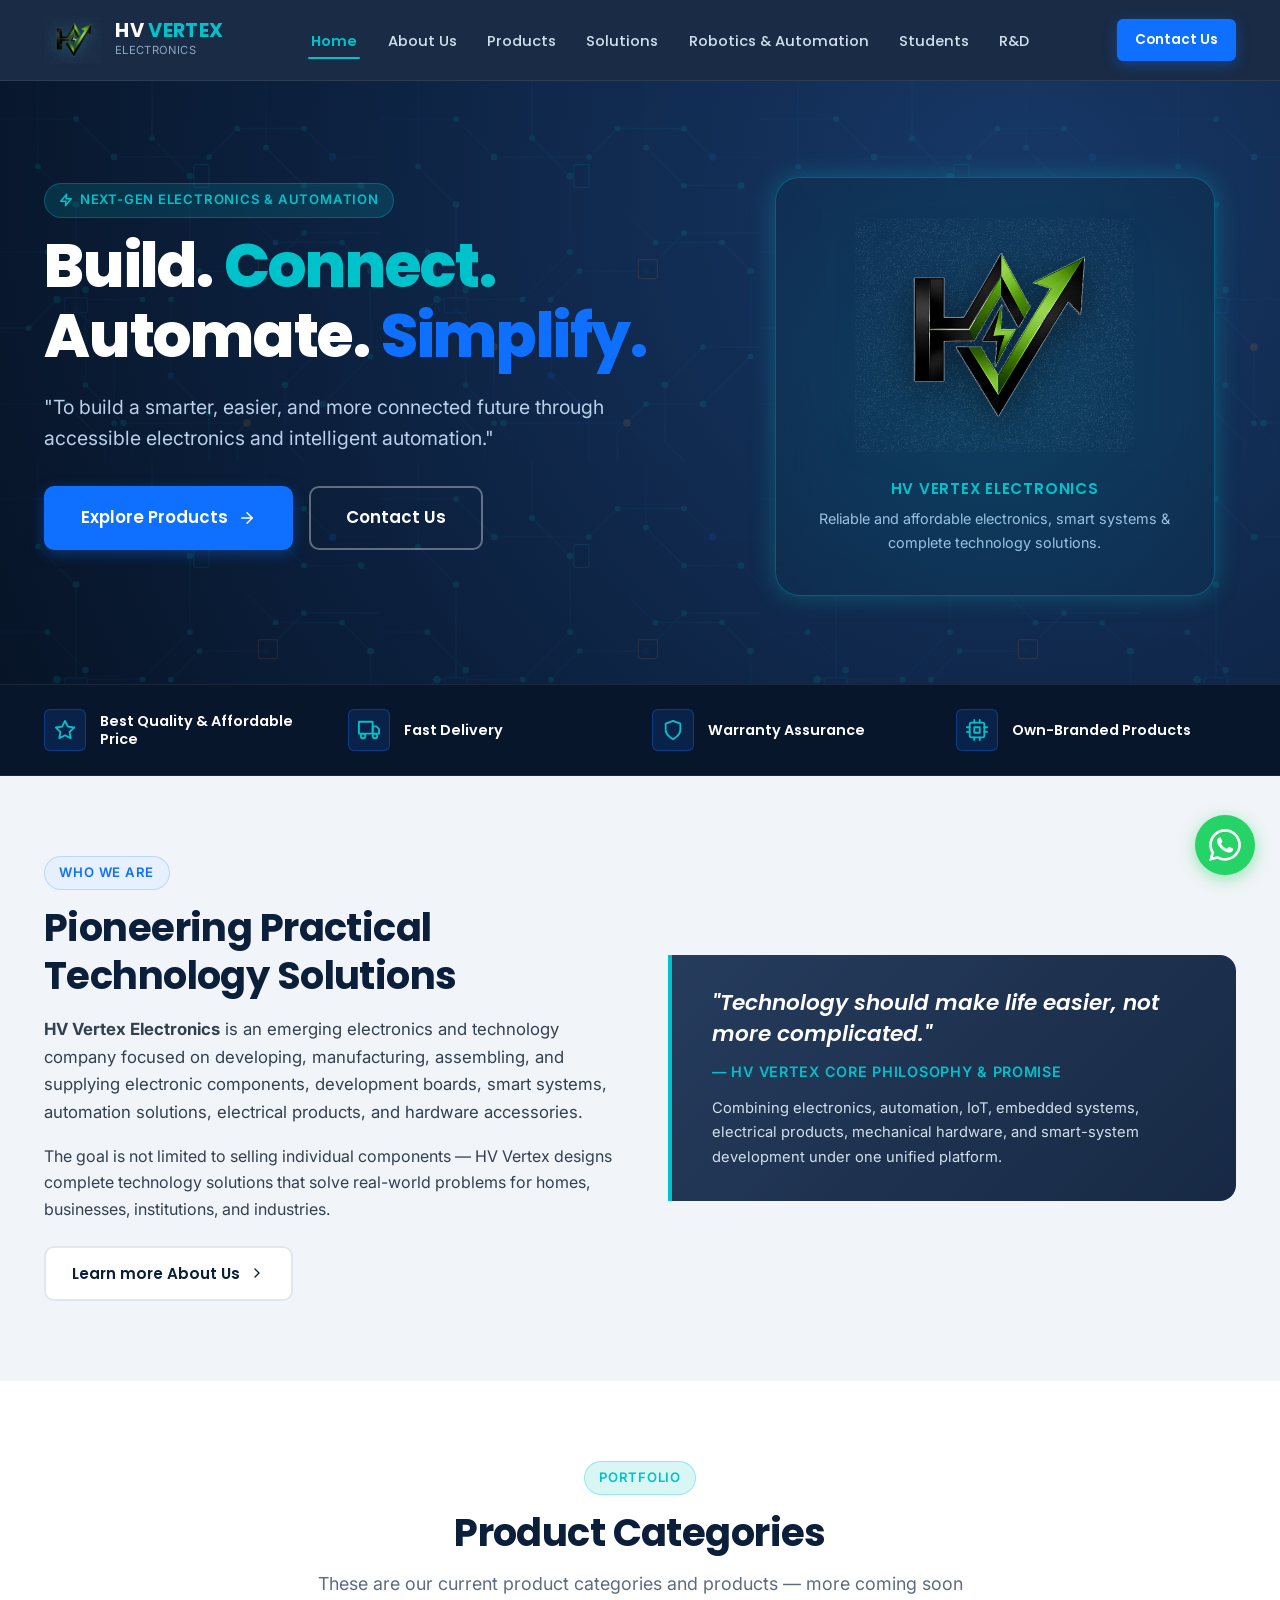
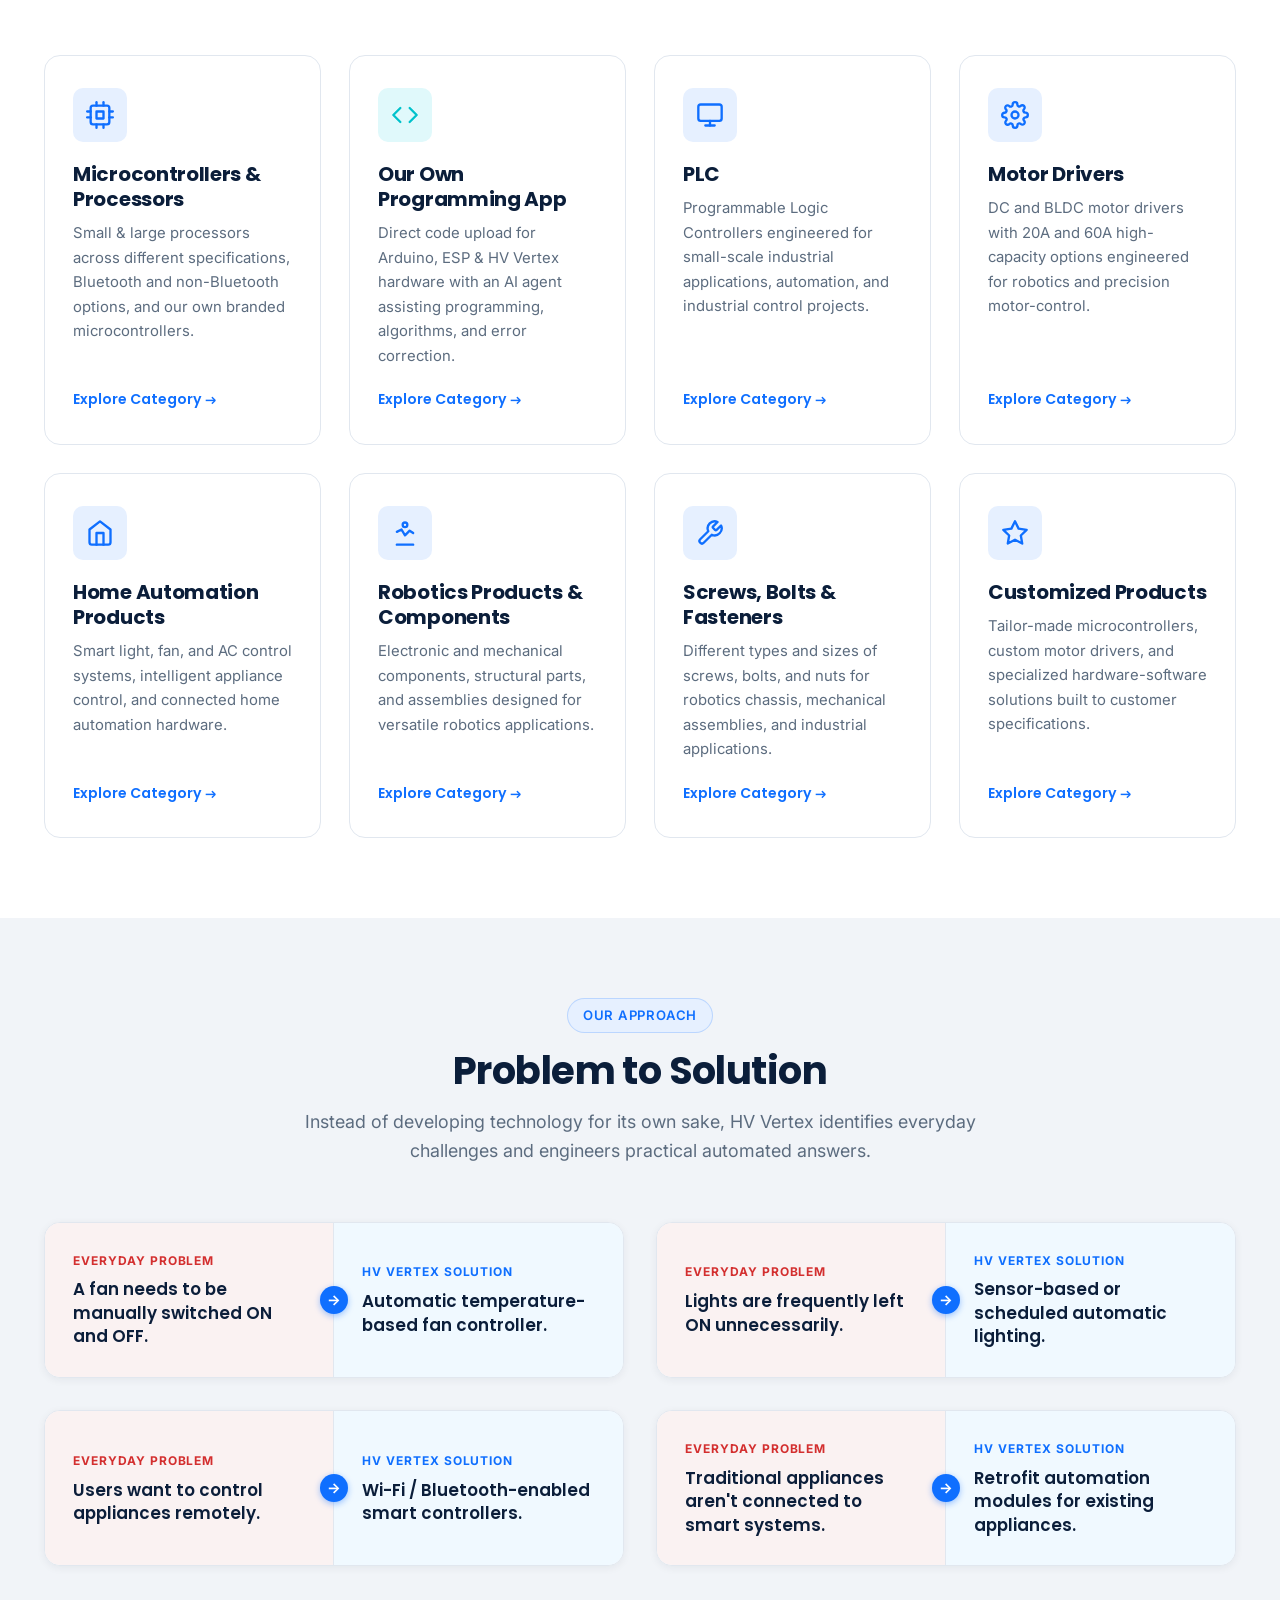
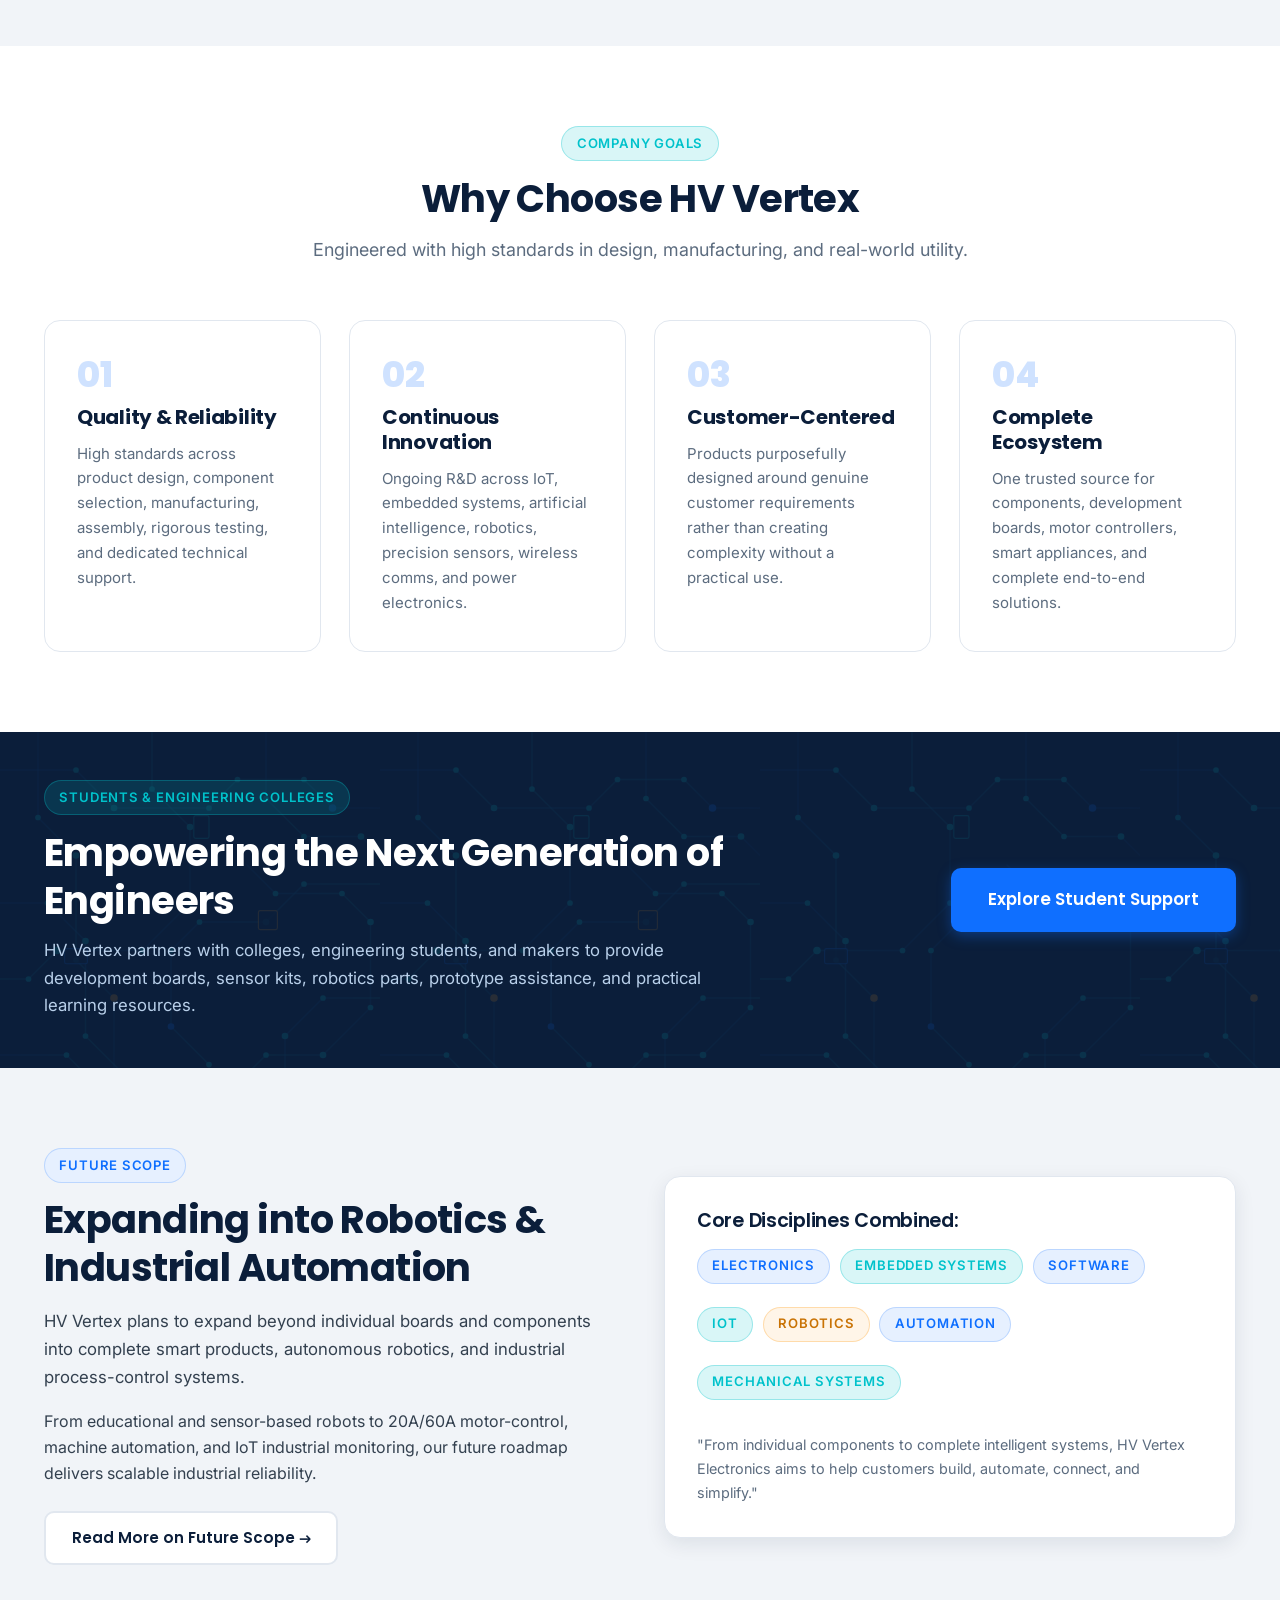
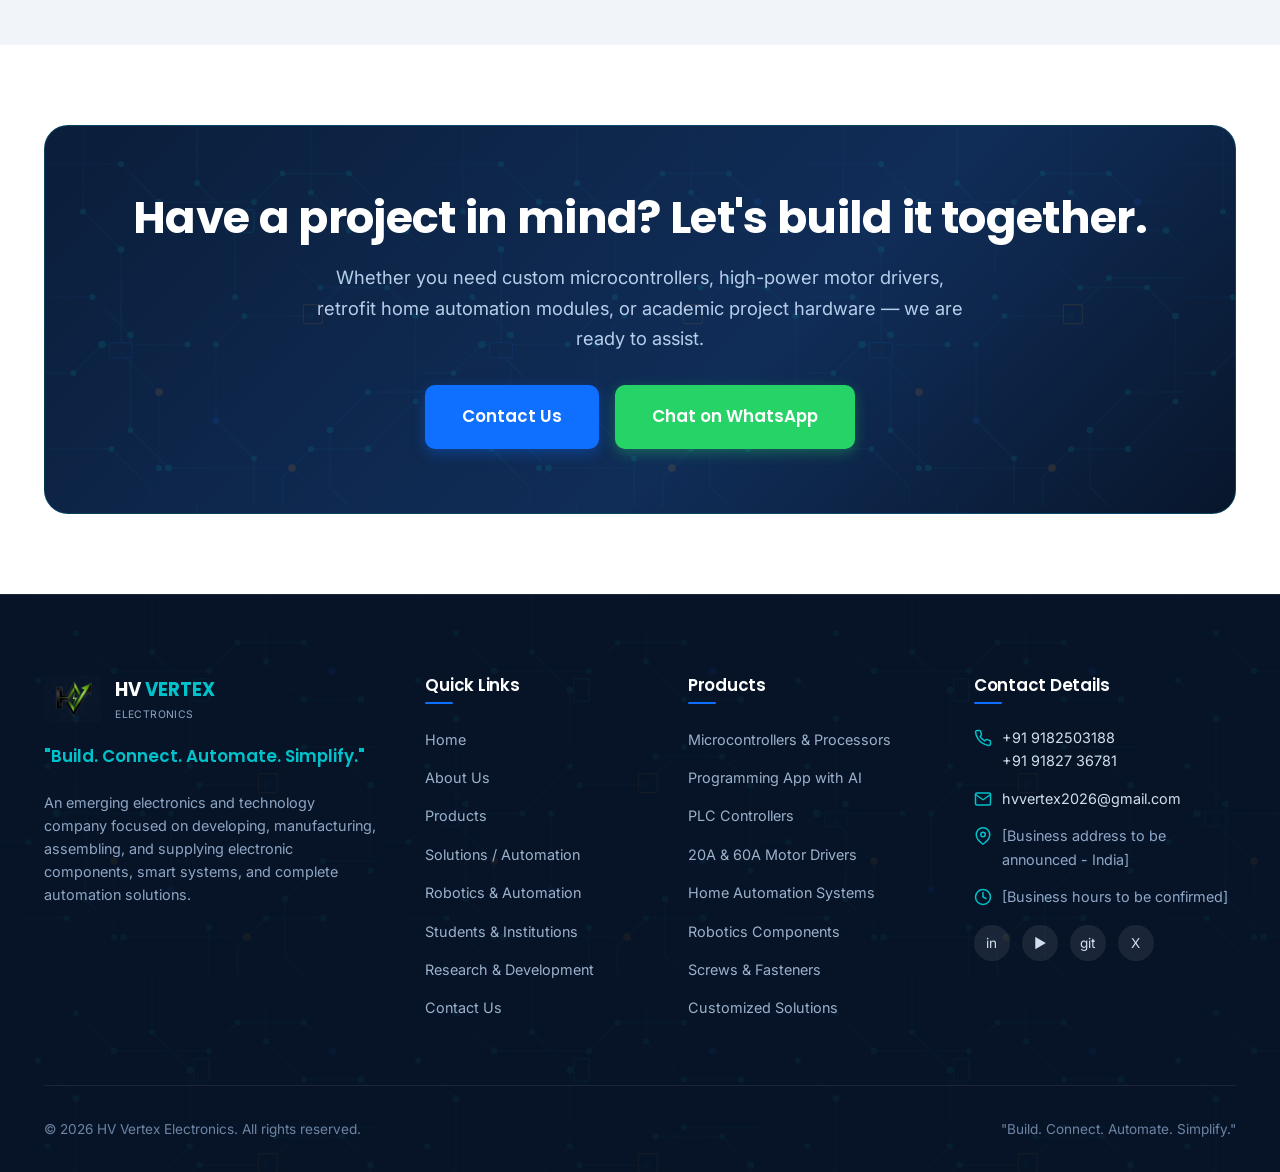
<file: index.html>
<!DOCTYPE html>
<html lang="en">
<head>
  <meta charset="UTF-8">
  <meta name="viewport" content="width=device-width, initial-scale=1.0">
  <title>HV Vertex Electronics | Build. Connect. Automate. Simplify.</title>
  <meta name="description" content="HV Vertex Electronics designs, develops, and manufactures microcontrollers, IoT devices, home automation solutions, motor drivers, robotics systems, and complete smart technology solutions.">
  <meta name="keywords" content="HV Vertex Electronics, Arduino, ESP32, microcontrollers, home automation, BLDC motor driver, PLC, robotics components, IoT development">
  <link rel="icon" type="image/png" href="assets/images/favicon.png">
  <link rel="stylesheet" href="css/style.css">
</head>
<body>

  <!-- Sticky Top Navbar -->
  <header class="navbar" id="navbar">
    <div class="container navbar-inner">
      <a href="index.html" class="nav-brand" aria-label="HV Vertex Electronics Home">
        <img src="assets/images/logo-transparent.png" alt="HV Vertex Electronics Logo" class="nav-logo-img">
        <div class="brand-text">
          <span class="brand-title">HV <span>VERTEX</span></span>
          <span class="brand-tagline-micro">ELECTRONICS</span>
        </div>
      </a>

      <nav aria-label="Primary Navigation">
        <ul class="nav-menu">
          <li><a href="index.html" class="nav-link active">Home</a></li>
          <li><a href="about.html" class="nav-link">About Us</a></li>
          <li><a href="products.html" class="nav-link">Products</a></li>
          <li><a href="solutions.html" class="nav-link">Solutions</a></li>
          <li><a href="robotics-automation.html" class="nav-link">Robotics &amp; Automation</a></li>
          <li><a href="students-institutions.html" class="nav-link">Students</a></li>
          <li><a href="rnd.html" class="nav-link">R&amp;D</a></li>
        </ul>
      </nav>

      <div class="nav-actions">
        <a href="contact.html" class="btn btn-primary btn-sm">Contact Us</a>
        <button class="nav-hamburger" id="hamburgerBtn" aria-label="Toggle Navigation Menu" aria-expanded="false">
          <svg xmlns="http://www.w3.org/2000/svg" width="26" height="26" viewBox="0 0 24 24" fill="none" stroke="currentColor" stroke-width="2" stroke-linecap="round" stroke-linejoin="round">
            <line x1="3" y1="12" x2="21" y2="12"></line>
            <line x1="3" y1="6" x2="21" y2="6"></line>
            <line x1="3" y1="18" x2="21" y2="18"></line>
          </svg>
        </button>
      </div>
    </div>

    <!-- Mobile Drawer -->
    <div class="mobile-nav-drawer" id="mobileNavDrawer">
      <ul class="mobile-nav-links">
        <li><a href="index.html" class="active">Home</a></li>
        <li><a href="about.html">About Us</a></li>
        <li><a href="products.html">Products</a></li>
        <li><a href="solutions.html">Solutions / Automation</a></li>
        <li><a href="robotics-automation.html">Robotics &amp; Industrial Automation</a></li>
        <li><a href="students-institutions.html">For Students &amp; Institutions</a></li>
        <li><a href="rnd.html">Research &amp; Development</a></li>
        <li><a href="contact.html">Contact Us</a></li>
      </ul>
      <div style="display:flex; flex-direction:column; gap:0.75rem; margin-top:0.5rem;">
        <a href="contact.html" class="btn btn-primary btn-sm" style="width:100%;">Contact Us</a>
      </div>
    </div>
  </header>

  <!-- Hero Section -->
  <section class="hero-section circuit-bg">
    <div class="container hero-grid">
      <div class="hero-content">
        <div class="badge-tag badge-cyan">
          <svg xmlns="http://www.w3.org/2000/svg" width="14" height="14" viewBox="0 0 24 24" fill="none" stroke="currentColor" stroke-width="2.5" stroke-linecap="round" stroke-linejoin="round"><polygon points="13 2 3 14 12 14 11 22 21 10 12 10 13 2"/></svg>
          Next-Gen Electronics &amp; Automation
        </div>
        <h1 class="hero-headline">
          Build. <span class="highlight-cyan">Connect.</span><br>
          Automate. <span class="highlight-blue">Simplify.</span>
        </h1>
        <p class="hero-subline">
          "To build a smarter, easier, and more connected future through accessible electronics and intelligent automation."
        </p>
        <div class="hero-cta-group">
          <a href="products.html" class="btn btn-primary btn-lg">
            Explore Products
            <svg xmlns="http://www.w3.org/2000/svg" width="18" height="18" viewBox="0 0 24 24" fill="none" stroke="currentColor" stroke-width="2" stroke-linecap="round" stroke-linejoin="round"><line x1="5" y1="12" x2="19" y2="12"></line><polyline points="12 5 19 12 12 19"></polyline></svg>
          </a>
          <a href="contact.html" class="btn btn-outline-white btn-lg">Contact Us</a>
        </div>
      </div>

      <div class="hero-media-wrapper">
        <div class="hero-logo-card">
          <img src="assets/images/logo-transparent.png" alt="HV Vertex Electronics" class="hero-logo-img">
          <div class="hero-card-tag">HV Vertex Electronics</div>
          <p class="hero-card-desc">Reliable and affordable electronics, smart systems &amp; complete technology solutions.</p>
        </div>
      </div>
    </div>
  </section>

  <!-- Trust Strip -->
  <section class="trust-strip">
    <div class="container">
      <div class="trust-grid">
        <div class="trust-item">
          <div class="trust-icon-box">
            <svg xmlns="http://www.w3.org/2000/svg" width="22" height="22" viewBox="0 0 24 24" fill="none" stroke="currentColor" stroke-width="2" stroke-linecap="round" stroke-linejoin="round"><path d="M12 2l3.09 6.26L22 9.27l-5 4.87 1.18 6.88L12 17.77l-6.18 3.25L7 14.14 2 9.27l6.91-1.01L12 2z"/></svg>
          </div>
          <div class="trust-text">Best Quality &amp; Affordable Price</div>
        </div>
        <div class="trust-item">
          <div class="trust-icon-box">
            <svg xmlns="http://www.w3.org/2000/svg" width="22" height="22" viewBox="0 0 24 24" fill="none" stroke="currentColor" stroke-width="2" stroke-linecap="round" stroke-linejoin="round"><rect x="1" y="3" width="15" height="13"></rect><polygon points="16 8 20 8 23 11 23 16 16 16 16 8"></polygon><circle cx="5.5" cy="18.5" r="2.5"></circle><circle cx="18.5" cy="18.5" r="2.5"></circle></svg>
          </div>
          <div class="trust-text">Fast Delivery</div>
        </div>
        <div class="trust-item">
          <div class="trust-icon-box">
            <svg xmlns="http://www.w3.org/2000/svg" width="22" height="22" viewBox="0 0 24 24" fill="none" stroke="currentColor" stroke-width="2" stroke-linecap="round" stroke-linejoin="round"><path d="M12 22s8-4 8-10V5l-8-3-8 3v7c0 6 8 10 8 10z"/></svg>
          </div>
          <div class="trust-text">Warranty Assurance</div>
        </div>
        <div class="trust-item">
          <div class="trust-icon-box">
            <svg xmlns="http://www.w3.org/2000/svg" width="22" height="22" viewBox="0 0 24 24" fill="none" stroke="currentColor" stroke-width="2" stroke-linecap="round" stroke-linejoin="round"><rect x="4" y="4" width="16" height="16" rx="2" ry="2"></rect><rect x="9" y="9" width="6" height="6"></rect><line x1="9" y1="1" x2="9" y2="4"></line><line x1="15" y1="1" x2="15" y2="4"></line><line x1="9" y1="20" x2="9" y2="23"></line><line x1="15" y1="20" x2="15" y2="23"></line><line x1="20" y1="9" x2="23" y2="9"></line><line x1="20" y1="14" x2="23" y2="14"></line><line x1="1" y1="9" x2="4" y2="9"></line><line x1="1" y1="14" x2="4" y2="14"></line></svg>
          </div>
          <div class="trust-text">Own-Branded Products</div>
        </div>
      </div>
    </div>
  </section>

  <!-- About Preview Section -->
  <section class="section bg-light">
    <div class="container about-preview-grid">
      <div>
        <div class="badge-tag badge-blue">Who We Are</div>
        <h2>Pioneering Practical Technology Solutions</h2>
        <p style="font-size: 1.05rem; margin-top: 1rem;">
          <strong>HV Vertex Electronics</strong> is an emerging electronics and technology company focused on developing, manufacturing, assembling, and supplying electronic components, development boards, smart systems, automation solutions, electrical products, and hardware accessories.
        </p>
        <p>
          The goal is not limited to selling individual components — HV Vertex designs complete technology solutions that solve real-world problems for homes, businesses, institutions, and industries.
        </p>
        <div style="margin-top: 1.5rem;">
          <a href="about.html" class="btn btn-secondary">
            Learn more About Us
            <svg xmlns="http://www.w3.org/2000/svg" width="16" height="16" viewBox="0 0 24 24" fill="none" stroke="currentColor" stroke-width="2" stroke-linecap="round" stroke-linejoin="round"><polyline points="9 18 15 12 9 6"></polyline></svg>
          </a>
        </div>
      </div>

      <div class="quote-box" style="margin:0;">
        <p class="quote-text">
          "Technology should make life easier, not more complicated."
        </p>
        <span class="quote-author">— HV Vertex Core Philosophy &amp; Promise</span>
        <p style="color:#d1dfed; font-size:0.92rem; margin-top:0.75rem;">
          Combining electronics, automation, IoT, embedded systems, electrical products, mechanical hardware, and smart-system development under one unified platform.
        </p>
      </div>
    </div>
  </section>

  <!-- Product Categories Grid (8 Cards from Section 5) -->
  <section class="section">
    <div class="container">
      <div class="section-header">
        <div class="badge-tag badge-cyan">Portfolio</div>
        <h2>Product Categories</h2>
        <p class="section-subtitle">These are our current product categories and products — more coming soon</p>
      </div>

      <div class="grid-4">
        <!-- 1. Microcontrollers -->
        <div class="category-card fade-in-up">
          <div class="card-icon-wrap">
            <svg xmlns="http://www.w3.org/2000/svg" width="28" height="28" viewBox="0 0 24 24" fill="none" stroke="currentColor" stroke-width="2" stroke-linecap="round" stroke-linejoin="round"><rect x="4" y="4" width="16" height="16" rx="2" ry="2"></rect><rect x="9" y="9" width="6" height="6"></rect><line x1="9" y1="1" x2="9" y2="4"></line><line x1="15" y1="1" x2="15" y2="4"></line><line x1="9" y1="20" x2="9" y2="23"></line><line x1="15" y1="20" x2="15" y2="23"></line><line x1="20" y1="9" x2="23" y2="9"></line><line x1="20" y1="14" x2="23" y2="14"></line><line x1="1" y1="9" x2="4" y2="9"></line><line x1="1" y1="14" x2="4" y2="14"></line></svg>
          </div>
          <h3>Microcontrollers &amp; Processors</h3>
          <p>Small &amp; large processors across different specifications, Bluetooth and non-Bluetooth options, and our own branded microcontrollers.</p>
          <a href="products.html" class="card-link">Explore Category →</a>
        </div>

        <!-- 2. Programming App -->
        <div class="category-card fade-in-up">
          <div class="card-icon-wrap" style="background:#e0f9fb; color:var(--color-cyan);">
            <svg xmlns="http://www.w3.org/2000/svg" width="28" height="28" viewBox="0 0 24 24" fill="none" stroke="currentColor" stroke-width="2" stroke-linecap="round" stroke-linejoin="round"><polyline points="16 18 22 12 16 6"></polyline><polyline points="8 6 2 12 8 18"></polyline></svg>
          </div>
          <h3>Our Own Programming App</h3>
          <p>Direct code upload for Arduino, ESP &amp; HV Vertex hardware with an AI agent assisting programming, algorithms, and error correction.</p>
          <a href="products.html" class="card-link">Explore Category →</a>
        </div>

        <!-- 3. PLC -->
        <div class="category-card fade-in-up">
          <div class="card-icon-wrap">
            <svg xmlns="http://www.w3.org/2000/svg" width="28" height="28" viewBox="0 0 24 24" fill="none" stroke="currentColor" stroke-width="2" stroke-linecap="round" stroke-linejoin="round"><rect x="2" y="3" width="20" height="14" rx="2" ry="2"></rect><line x1="8" y1="21" x2="16" y2="21"></line><line x1="12" y1="17" x2="12" y2="21"></line></svg>
          </div>
          <h3>PLC</h3>
          <p>Programmable Logic Controllers engineered for small-scale industrial applications, automation, and industrial control projects.</p>
          <a href="products.html" class="card-link">Explore Category →</a>
        </div>

        <!-- 4. Motor Drivers -->
        <div class="category-card fade-in-up">
          <div class="card-icon-wrap">
            <svg xmlns="http://www.w3.org/2000/svg" width="28" height="28" viewBox="0 0 24 24" fill="none" stroke="currentColor" stroke-width="2" stroke-linecap="round" stroke-linejoin="round"><circle cx="12" cy="12" r="3"></circle><path d="M19.4 15a1.65 1.65 0 0 0 .33 1.82l.06.06a2 2 0 0 1 0 2.83 2 2 0 0 1-2.83 0l-.06-.06a1.65 1.65 0 0 0-1.82-.33 1.65 1.65 0 0 0-1 1.51V21a2 2 0 0 1-2 2 2 2 0 0 1-2-2v-.09A1.65 1.65 0 0 0 9 19.4a1.65 1.65 0 0 0-1.82.33l-.06.06a2 2 0 0 1-2.83 0 2 2 0 0 1 0-2.83l.06-.06a1.65 1.65 0 0 0 .33-1.82 1.65 1.65 0 0 0-1.51-1H3a2 2 0 0 1-2-2 2 2 0 0 1 2-2h.09A1.65 1.65 0 0 0 4.6 9a1.65 1.65 0 0 0-.33-1.82l-.06-.06a2 2 0 0 1 0-2.83 2 2 0 0 1 2.83 0l.06.06a1.65 1.65 0 0 0 1.82.33H9a1.65 1.65 0 0 0 1-1.51V3a2 2 0 0 1 2-2 2 2 0 0 1 2 2v.09a1.65 1.65 0 0 0 1 1.51 1.65 1.65 0 0 0 1.82-.33l.06-.06a2 2 0 0 1 2.83 0 2 2 0 0 1 0 2.83l-.06.06a1.65 1.65 0 0 0-.33 1.82V9a1.65 1.65 0 0 0 1.51 1H21a2 2 0 0 1 2 2 2 2 0 0 1-2 2h-.09a1.65 1.65 0 0 0-1.51 1z"></path></svg>
          </div>
          <h3>Motor Drivers</h3>
          <p>DC and BLDC motor drivers with 20A and 60A high-capacity options engineered for robotics and precision motor-control.</p>
          <a href="products.html" class="card-link">Explore Category →</a>
        </div>

        <!-- 5. Home Automation -->
        <div class="category-card fade-in-up">
          <div class="card-icon-wrap">
            <svg xmlns="http://www.w3.org/2000/svg" width="28" height="28" viewBox="0 0 24 24" fill="none" stroke="currentColor" stroke-width="2" stroke-linecap="round" stroke-linejoin="round"><path d="M3 9l9-7 9 7v11a2 2 0 0 1-2 2H5a2 2 0 0 1-2-2z"></path><polyline points="9 22 9 12 15 12 15 22"></polyline></svg>
          </div>
          <h3>Home Automation Products</h3>
          <p>Smart light, fan, and AC control systems, intelligent appliance control, and connected home automation hardware.</p>
          <a href="products.html" class="card-link">Explore Category →</a>
        </div>

        <!-- 6. Robotics Products -->
        <div class="category-card fade-in-up">
          <div class="card-icon-wrap">
            <svg xmlns="http://www.w3.org/2000/svg" width="28" height="28" viewBox="0 0 24 24" fill="none" stroke="currentColor" stroke-width="2" stroke-linecap="round" stroke-linejoin="round"><circle cx="12" cy="5" r="2"></circle><path d="M5 22h14"></path><path d="M5 11l4-2 3 5 4-4 3 2"></path></svg>
          </div>
          <h3>Robotics Products &amp; Components</h3>
          <p>Electronic and mechanical components, structural parts, and assemblies designed for versatile robotics applications.</p>
          <a href="products.html" class="card-link">Explore Category →</a>
        </div>

        <!-- 7. Screws & Fasteners -->
        <div class="category-card fade-in-up">
          <div class="card-icon-wrap">
            <svg xmlns="http://www.w3.org/2000/svg" width="28" height="28" viewBox="0 0 24 24" fill="none" stroke="currentColor" stroke-width="2" stroke-linecap="round" stroke-linejoin="round"><path d="M14.7 6.3a1 1 0 0 0 0 1.4l1.6 1.6a1 1 0 0 0 1.4 0l3.77-3.77a6 6 0 0 1-7.94 7.94l-6.91 6.91a2.12 2.12 0 0 1-3-3l6.91-6.91a6 6 0 0 1 7.94-7.94l-3.76 3.76z"></path></svg>
          </div>
          <h3>Screws, Bolts &amp; Fasteners</h3>
          <p>Different types and sizes of screws, bolts, and nuts for robotics chassis, mechanical assemblies, and industrial applications.</p>
          <a href="products.html" class="card-link">Explore Category →</a>
        </div>

        <!-- 8. Customized Products -->
        <div class="category-card fade-in-up">
          <div class="card-icon-wrap">
            <svg xmlns="http://www.w3.org/2000/svg" width="28" height="28" viewBox="0 0 24 24" fill="none" stroke="currentColor" stroke-width="2" stroke-linecap="round" stroke-linejoin="round"><polygon points="12 2 15.09 8.26 22 9.27 17 14.14 18.18 21.02 12 17.77 5.82 21.02 7 14.14 2 9.27 8.91 8.26 12 2"></polygon></svg>
          </div>
          <h3>Customized Products</h3>
          <p>Tailor-made microcontrollers, custom motor drivers, and specialized hardware-software solutions built to customer specifications.</p>
          <a href="products.html" class="card-link">Explore Category →</a>
        </div>
      </div>
    </div>
  </section>

  <!-- Problem -> Solution Showcase (Section 3.2 Table) -->
  <section class="section bg-light">
    <div class="container">
      <div class="section-header">
        <div class="badge-tag badge-blue">Our Approach</div>
        <h2>Problem to Solution</h2>
        <p class="section-subtitle">
          Instead of developing technology for its own sake, HV Vertex identifies everyday challenges and engineers practical automated answers.
        </p>
      </div>

      <div class="grid-2">
        <!-- 1 -->
        <div class="problem-solution-card fade-in-up">
          <div class="ps-side ps-problem">
            <span class="ps-label">Everyday Problem</span>
            <div class="ps-title">A fan needs to be manually switched ON and OFF.</div>
          </div>
          <div class="ps-side ps-solution">
            <span class="ps-label">HV Vertex Solution</span>
            <div class="ps-title">Automatic temperature-based fan controller.</div>
          </div>
        </div>

        <!-- 2 -->
        <div class="problem-solution-card fade-in-up">
          <div class="ps-side ps-problem">
            <span class="ps-label">Everyday Problem</span>
            <div class="ps-title">Lights are frequently left ON unnecessarily.</div>
          </div>
          <div class="ps-side ps-solution">
            <span class="ps-label">HV Vertex Solution</span>
            <div class="ps-title">Sensor-based or scheduled automatic lighting.</div>
          </div>
        </div>

        <!-- 3 -->
        <div class="problem-solution-card fade-in-up">
          <div class="ps-side ps-problem">
            <span class="ps-label">Everyday Problem</span>
            <div class="ps-title">Users want to control appliances remotely.</div>
          </div>
          <div class="ps-side ps-solution">
            <span class="ps-label">HV Vertex Solution</span>
            <div class="ps-title">Wi-Fi / Bluetooth-enabled smart controllers.</div>
          </div>
        </div>

        <!-- 4 -->
        <div class="problem-solution-card fade-in-up">
          <div class="ps-side ps-problem">
            <span class="ps-label">Everyday Problem</span>
            <div class="ps-title">Traditional appliances aren't connected to smart systems.</div>
          </div>
          <div class="ps-side ps-solution">
            <span class="ps-label">HV Vertex Solution</span>
            <div class="ps-title">Retrofit automation modules for existing appliances.</div>
          </div>
        </div>
      </div>
    </div>
  </section>

  <!-- Why Choose HV Vertex (Section 4.1 Pillars) -->
  <section class="section">
    <div class="container">
      <div class="section-header">
        <div class="badge-tag badge-cyan">Company Goals</div>
        <h2>Why Choose HV Vertex</h2>
        <p class="section-subtitle">Engineered with high standards in design, manufacturing, and real-world utility.</p>
      </div>

      <div class="grid-4">
        <div class="why-card fade-in-up">
          <div class="why-number">01</div>
          <h3>Quality &amp; Reliability</h3>
          <p>High standards across product design, component selection, manufacturing, assembly, rigorous testing, and dedicated technical support.</p>
        </div>

        <div class="why-card fade-in-up">
          <div class="why-number">02</div>
          <h3>Continuous Innovation</h3>
          <p>Ongoing R&amp;D across IoT, embedded systems, artificial intelligence, robotics, precision sensors, wireless comms, and power electronics.</p>
        </div>

        <div class="why-card fade-in-up">
          <div class="why-number">03</div>
          <h3>Customer-Centered</h3>
          <p>Products purposefully designed around genuine customer requirements rather than creating complexity without a practical use.</p>
        </div>

        <div class="why-card fade-in-up">
          <div class="why-number">04</div>
          <h3>Complete Ecosystem</h3>
          <p>One trusted source for components, development boards, motor controllers, smart appliances, and complete end-to-end solutions.</p>
        </div>
      </div>
    </div>
  </section>

  <!-- For Students & Makers Callout -->
  <section class="section-sm bg-navy circuit-bg">
    <div class="container" style="display:flex; flex-wrap:wrap; align-items:center; justify-content:space-between; gap:2rem;">
      <div style="max-width:700px;">
        <div class="badge-tag badge-cyan">Students &amp; Engineering Colleges</div>
        <h2 style="color:var(--color-white); margin-bottom:0.75rem;">Empowering the Next Generation of Engineers</h2>
        <p style="color:#b9d0ea; font-size:1.05rem; margin:0;">
          HV Vertex partners with colleges, engineering students, and makers to provide development boards, sensor kits, robotics parts, prototype assistance, and practical learning resources.
        </p>
      </div>
      <div>
        <a href="students-institutions.html" class="btn btn-primary btn-lg">Explore Student Support</a>
      </div>
    </div>
  </section>

  <!-- Future Scope Teaser -->
  <section class="section bg-light">
    <div class="container" style="display:grid; grid-template-columns:1fr 1fr; gap:3rem; align-items:center;">
      <div>
        <div class="badge-tag badge-blue">Future Scope</div>
        <h2>Expanding into Robotics &amp; Industrial Automation</h2>
        <p style="font-size:1.05rem; margin-top:1rem;">
          HV Vertex plans to expand beyond individual boards and components into complete smart products, autonomous robotics, and industrial process-control systems.
        </p>
        <p>
          From educational and sensor-based robots to 20A/60A motor-control, machine automation, and IoT industrial monitoring, our future roadmap delivers scalable industrial reliability.
        </p>
        <div style="margin-top:1.5rem;">
          <a href="robotics-automation.html" class="btn btn-secondary">Read More on Future Scope →</a>
        </div>
      </div>

      <div style="background:var(--color-white); border:1px solid var(--color-border-light); border-radius:var(--radius-lg); padding:2rem; box-shadow:var(--shadow-md);">
        <h4 style="margin-bottom:1rem; color:var(--color-deep-navy);">Core Disciplines Combined:</h4>
        <div style="display:flex; flex-wrap:wrap; gap:0.6rem;">
          <span class="badge-tag badge-blue">Electronics</span>
          <span class="badge-tag badge-cyan">Embedded Systems</span>
          <span class="badge-tag badge-blue">Software</span>
          <span class="badge-tag badge-cyan">IoT</span>
          <span class="badge-tag badge-amber">Robotics</span>
          <span class="badge-tag badge-blue">Automation</span>
          <span class="badge-tag badge-cyan">Mechanical Systems</span>
        </div>
        <p style="font-size:0.9rem; color:var(--color-muted-grey); margin-top:1.25rem;">
          "From individual components to complete intelligent systems, HV Vertex Electronics aims to help customers build, automate, connect, and simplify."
        </p>
      </div>
    </div>
  </section>

  <!-- CTA Banner -->
  <section class="section">
    <div class="container">
      <div class="cta-banner circuit-bg">
        <h2>Have a project in mind? Let's build it together.</h2>
        <p>
          Whether you need custom microcontrollers, high-power motor drivers, retrofit home automation modules, or academic project hardware — we are ready to assist.
        </p>
        <div class="cta-actions">
          <a href="contact.html" class="btn btn-primary btn-lg">Contact Us</a>
          <a href="https://wa.me/919182503188" target="_blank" rel="noopener noreferrer" class="btn btn-whatsapp btn-lg">
            Chat on WhatsApp
          </a>
        </div>
      </div>
    </div>
  </section>

  <!-- Footer -->
  <footer class="footer circuit-bg circuit-bg-subtle">
    <div class="container">
      <div class="footer-grid">
        <!-- Brand Col -->
        <div class="footer-brand">
          <div class="footer-logo-row">
            <img src="assets/images/logo-transparent.png" alt="HV Vertex Electronics" class="footer-logo-img">
            <div>
              <span style="font-family:var(--font-heading); font-size:1.15rem; font-weight:700; color:#fff;">HV <span style="color:var(--color-cyan)">VERTEX</span></span>
              <div style="font-size:0.65rem; color:#8ea5c3; letter-spacing:0.04em;">ELECTRONICS</div>
            </div>
          </div>
          <div class="footer-tagline">"Build. Connect. Automate. Simplify."</div>
          <p class="footer-desc">
            An emerging electronics and technology company focused on developing, manufacturing, assembling, and supplying electronic components, smart systems, and complete automation solutions.
          </p>
        </div>

        <!-- Quick Links -->
        <div class="footer-col">
          <h4>Quick Links</h4>
          <ul class="footer-links">
            <li><a href="index.html">Home</a></li>
            <li><a href="about.html">About Us</a></li>
            <li><a href="products.html">Products</a></li>
            <li><a href="solutions.html">Solutions / Automation</a></li>
            <li><a href="robotics-automation.html">Robotics &amp; Automation</a></li>
            <li><a href="students-institutions.html">Students &amp; Institutions</a></li>
            <li><a href="rnd.html">Research &amp; Development</a></li>
            <li><a href="contact.html">Contact Us</a></li>
          </ul>
        </div>

        <!-- Product Categories -->
        <div class="footer-col">
          <h4>Products</h4>
          <ul class="footer-links">
            <li><a href="products.html">Microcontrollers &amp; Processors</a></li>
            <li><a href="products.html">Programming App with AI</a></li>
            <li><a href="products.html">PLC Controllers</a></li>
            <li><a href="products.html">20A &amp; 60A Motor Drivers</a></li>
            <li><a href="products.html">Home Automation Systems</a></li>
            <li><a href="products.html">Robotics Components</a></li>
            <li><a href="products.html">Screws &amp; Fasteners</a></li>
            <li><a href="products.html">Customized Solutions</a></li>
          </ul>
        </div>

        <!-- Contact Block -->
        <div class="footer-col">
          <h4>Contact Details</h4>
          <div class="footer-contact-details">
            <div class="footer-contact-item">
              <svg xmlns="http://www.w3.org/2000/svg" width="18" height="18" viewBox="0 0 24 24" fill="none" stroke="currentColor" stroke-width="2" stroke-linecap="round" stroke-linejoin="round"><path d="M22 16.92v3a2 2 0 0 1-2.18 2 19.79 19.79 0 0 1-8.63-3.07 19.5 19.5 0 0 1-6-6 19.79 19.79 0 0 1-3.07-8.67A2 2 0 0 1 4.11 2h3a2 2 0 0 1 2 1.72 12.84 12.84 0 0 0 .7 2.81 2 2 0 0 1-.45 2.11L8.09 9.91a16 16 0 0 0 6 6l1.27-1.27a2 2 0 0 1 2.11-.45 12.84 12.84 0 0 0 2.81.7A2 2 0 0 1 22 16.92z"></path></svg>
              <div>
                <a href="tel:9182503188">+91 9182503188</a><br>
                <a href="tel:9182736781">+91 91827 36781</a>
              </div>
            </div>

            <div class="footer-contact-item">
              <svg xmlns="http://www.w3.org/2000/svg" width="18" height="18" viewBox="0 0 24 24" fill="none" stroke="currentColor" stroke-width="2" stroke-linecap="round" stroke-linejoin="round"><path d="M4 4h16c1.1 0 2 .9 2 2v12c0 1.1-.9 2-2 2H4c-1.1 0-2-.9-2-2V6c0-1.1.9-2 2-2z"></path><polyline points="22,6 12,13 2,6"></polyline></svg>
              <div>
                <a href="mailto:hvvertex2026@gmail.com">hvvertex2026@gmail.com</a>
              </div>
            </div>

            <div class="footer-contact-item">
              <svg xmlns="http://www.w3.org/2000/svg" width="18" height="18" viewBox="0 0 24 24" fill="none" stroke="currentColor" stroke-width="2" stroke-linecap="round" stroke-linejoin="round"><path d="M21 10c0 7-9 13-9 13s-9-6-9-13a9 9 0 0 1 18 0z"></path><circle cx="12" cy="10" r="3"></circle></svg>
              <div>
                <span style="color:#8fa7c7;">[Business address to be announced - India]</span>
              </div>
            </div>

            <div class="footer-contact-item">
              <svg xmlns="http://www.w3.org/2000/svg" width="18" height="18" viewBox="0 0 24 24" fill="none" stroke="currentColor" stroke-width="2" stroke-linecap="round" stroke-linejoin="round"><circle cx="12" cy="12" r="10"></circle><polyline points="12 6 12 12 16 14"></polyline></svg>
              <div>
                <span style="color:#8fa7c7;">[Business hours to be confirmed]</span>
              </div>
            </div>
          </div>

          <!-- Social media placeholders -->
          <div class="social-placeholder-row">
            <a href="#" class="social-icon-btn" title="LinkedIn (Placeholder)" aria-label="LinkedIn">in</a>
            <a href="#" class="social-icon-btn" title="YouTube (Placeholder)" aria-label="YouTube">▶</a>
            <a href="#" class="social-icon-btn" title="GitHub (Placeholder)" aria-label="GitHub">git</a>
            <a href="#" class="social-icon-btn" title="Twitter/X (Placeholder)" aria-label="Twitter">X</a>
          </div>
        </div>
      </div>

      <div class="footer-bottom">
        <div>
          &copy; 2026 HV Vertex Electronics. All rights reserved.
        </div>
        <div style="display:flex; gap:1.5rem;">
          <span>"Build. Connect. Automate. Simplify."</span>
        </div>
      </div>
    </div>
  </footer>

  <!-- Floating WhatsApp Action Button -->
  <a href="https://wa.me/919182503188" target="_blank" rel="noopener noreferrer" class="floating-whatsapp" aria-label="Chat directly on WhatsApp" title="Chat with HV Vertex on WhatsApp">
    <svg xmlns="http://www.w3.org/2000/svg" width="30" height="30" fill="currentColor" viewBox="0 0 24 24">
      <path d="M.057 24l1.687-6.163c-1.041-1.804-1.588-3.849-1.587-5.946.003-6.556 5.338-11.891 11.893-11.891 3.181.001 6.167 1.24 8.413 3.488 2.245 2.248 3.481 5.236 3.48 8.414-.003 6.557-5.338 11.892-11.893 11.892-1.99-.001-3.951-.5-5.688-1.448l-6.305 1.654zm6.597-3.807c1.676.995 3.276 1.591 5.392 1.592 5.448 0 9.886-4.434 9.889-9.885.002-5.462-4.415-9.89-9.881-9.892-5.452 0-9.887 4.434-9.889 9.884-.001 2.225.651 3.891 1.746 5.634l-.999 3.648 3.742-.981zm11.387-5.464c-.074-.124-.272-.198-.57-.347-.297-.149-1.758-.868-2.031-.967-.272-.099-.47-.149-.669.149-.198.297-.768.967-.941 1.165-.173.198-.347.223-.644.074-.297-.149-1.255-.462-2.39-1.475-.883-.788-1.48-1.761-1.653-2.059-.173-.297-.018-.458.13-.606.134-.133.297-.347.446-.521.151-.172.2-.296.3-.495.099-.198.05-.372-.025-.521-.075-.148-.669-1.611-.916-2.206-.242-.579-.487-.501-.669-.51l-.57-.01c-.198 0-.52.074-.792.372s-1.04 1.016-1.04 2.479 1.065 2.876 1.213 3.074c.149.198 2.095 3.2 5.076 4.487.709.306 1.263.489 1.694.626.712.226 1.36.194 1.872.118.571-.085 1.758-.719 2.006-1.413.248-.695.248-1.29.173-1.414z"/>
    </svg>
  </a>

  <script src="js/main.js"></script>
</body>
</html>
</file>
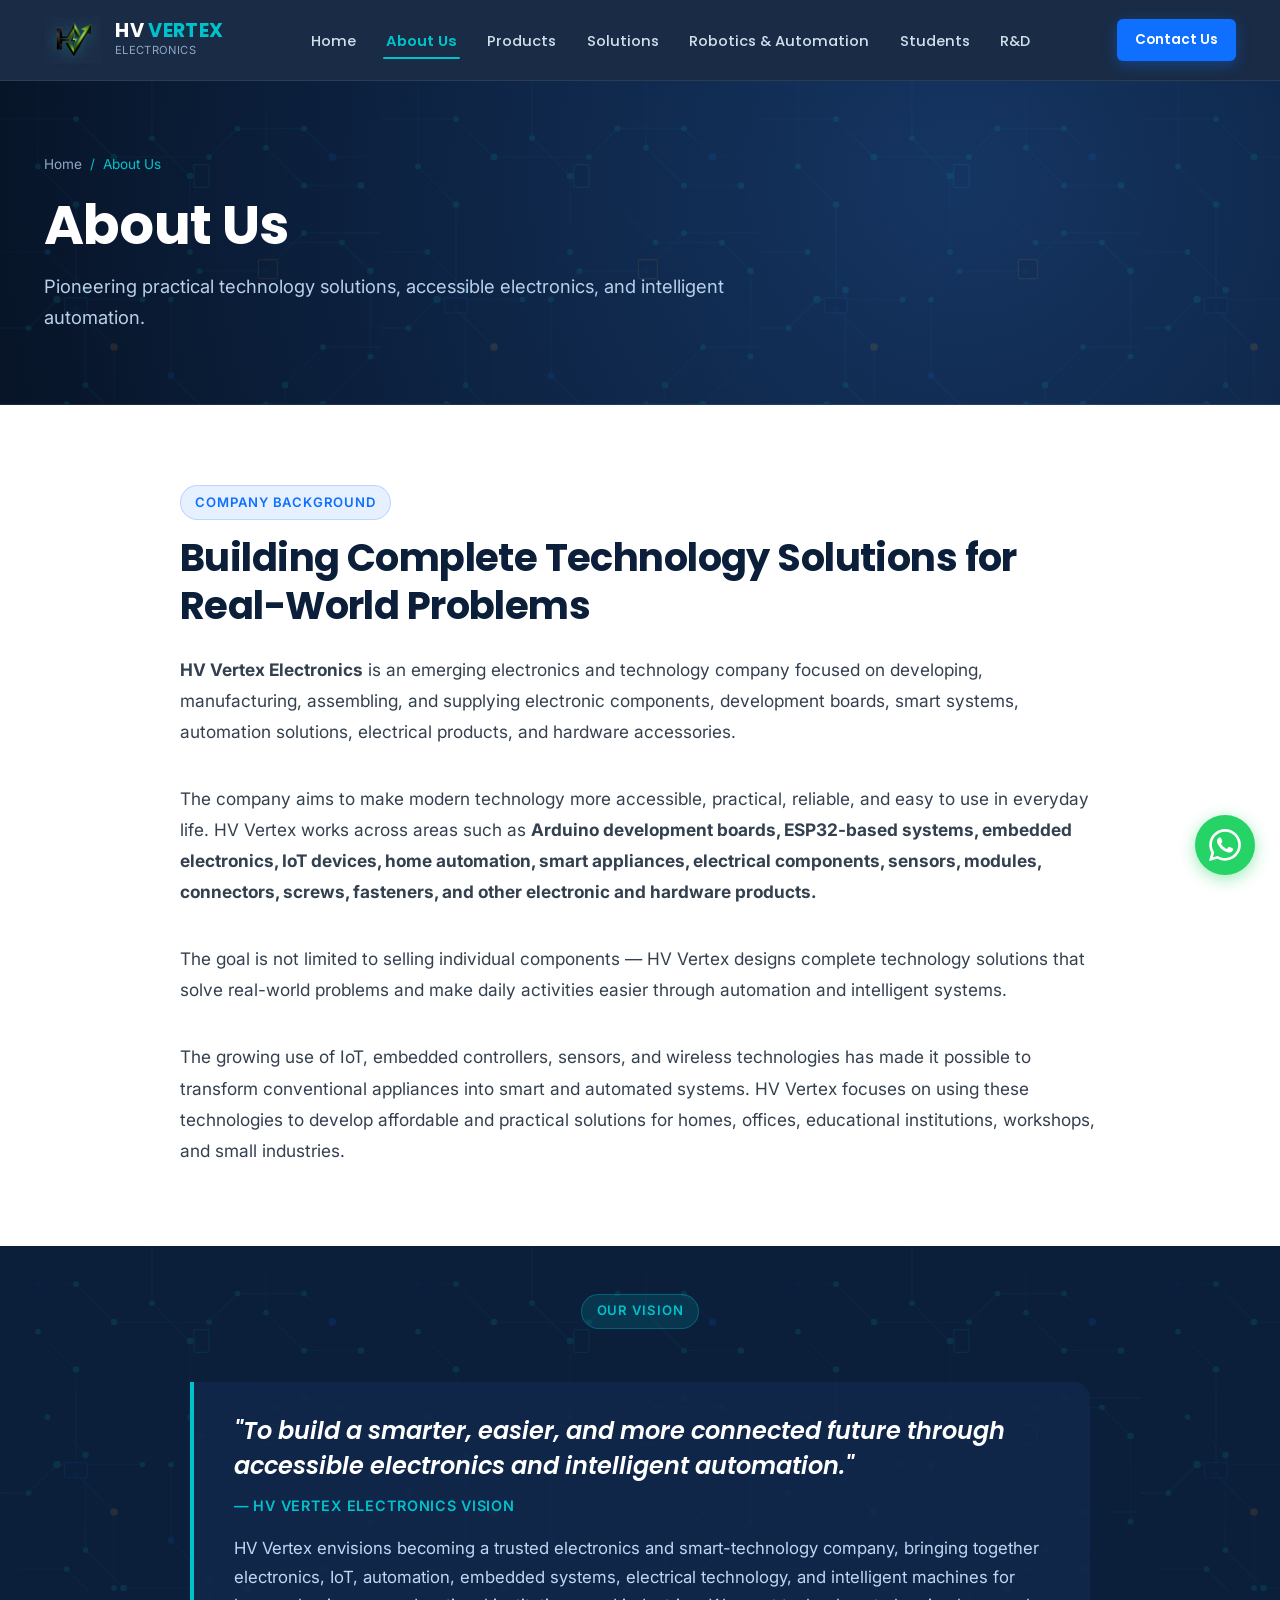
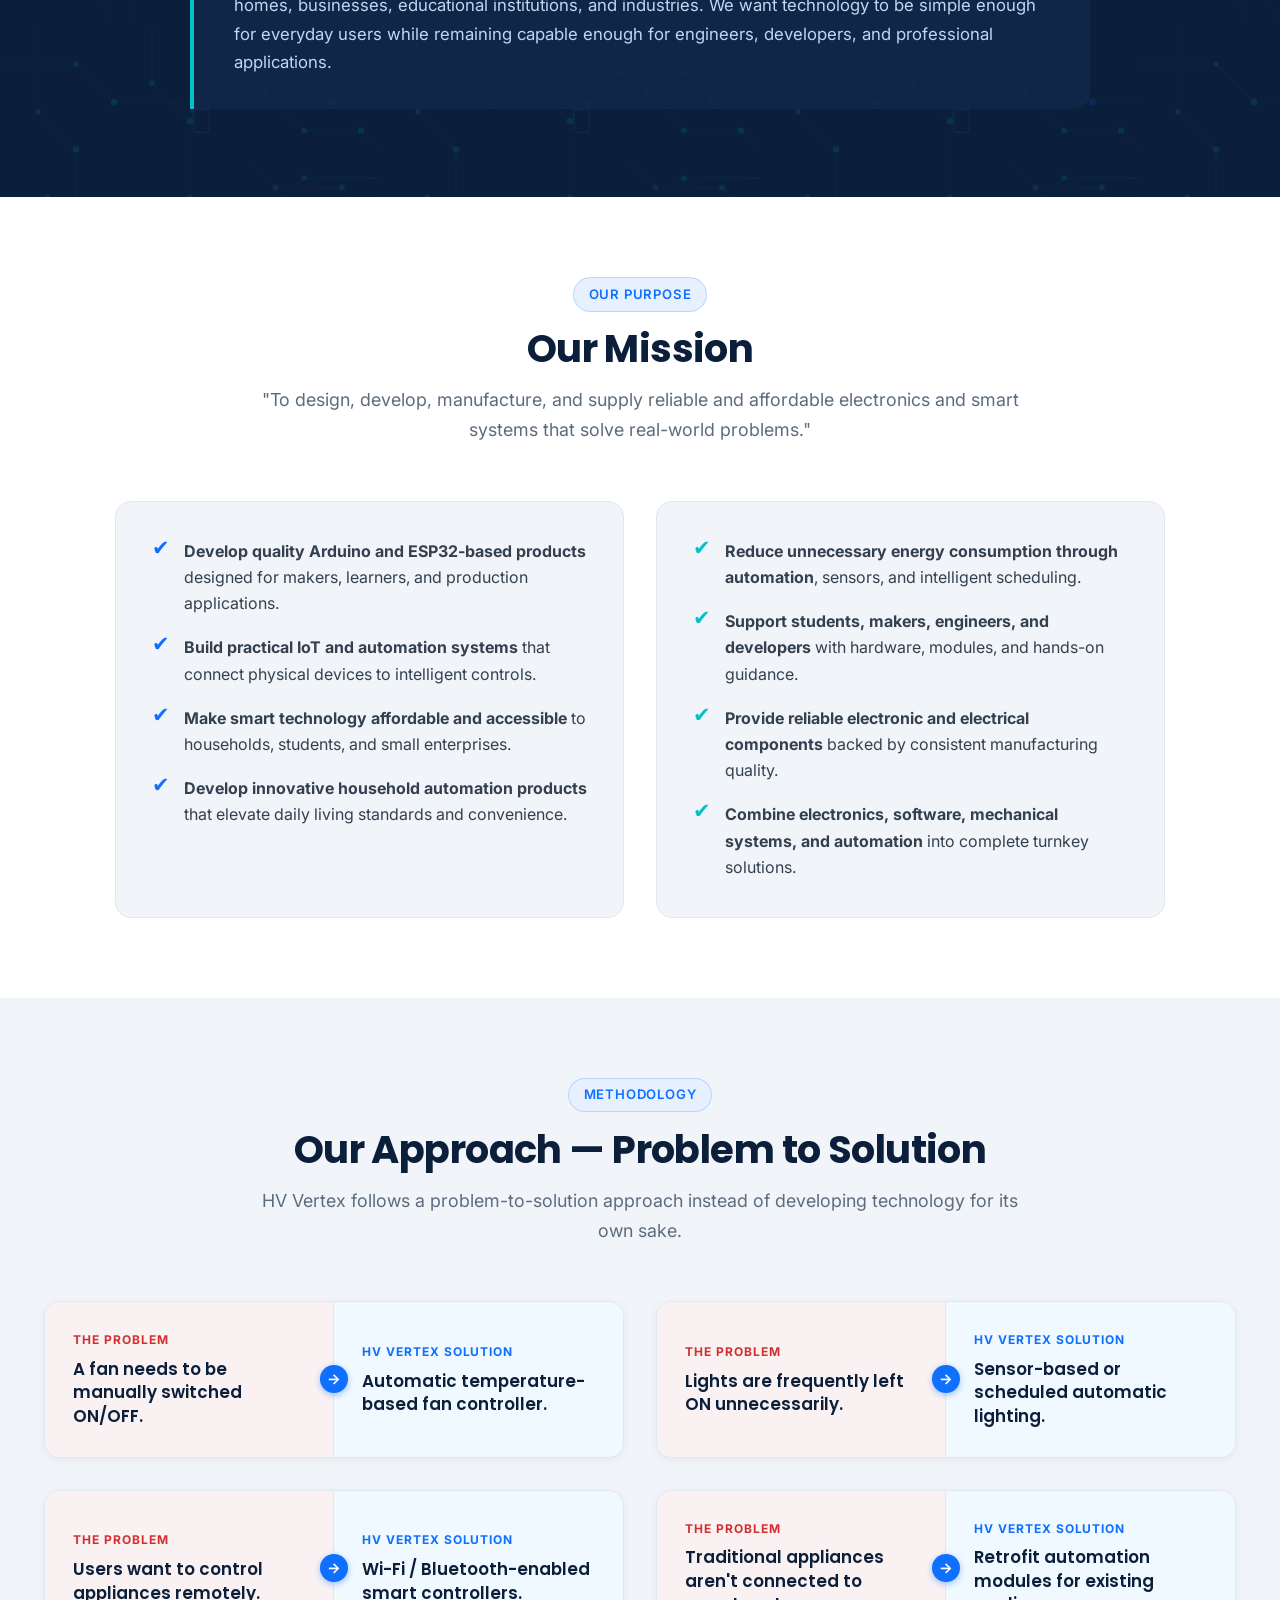
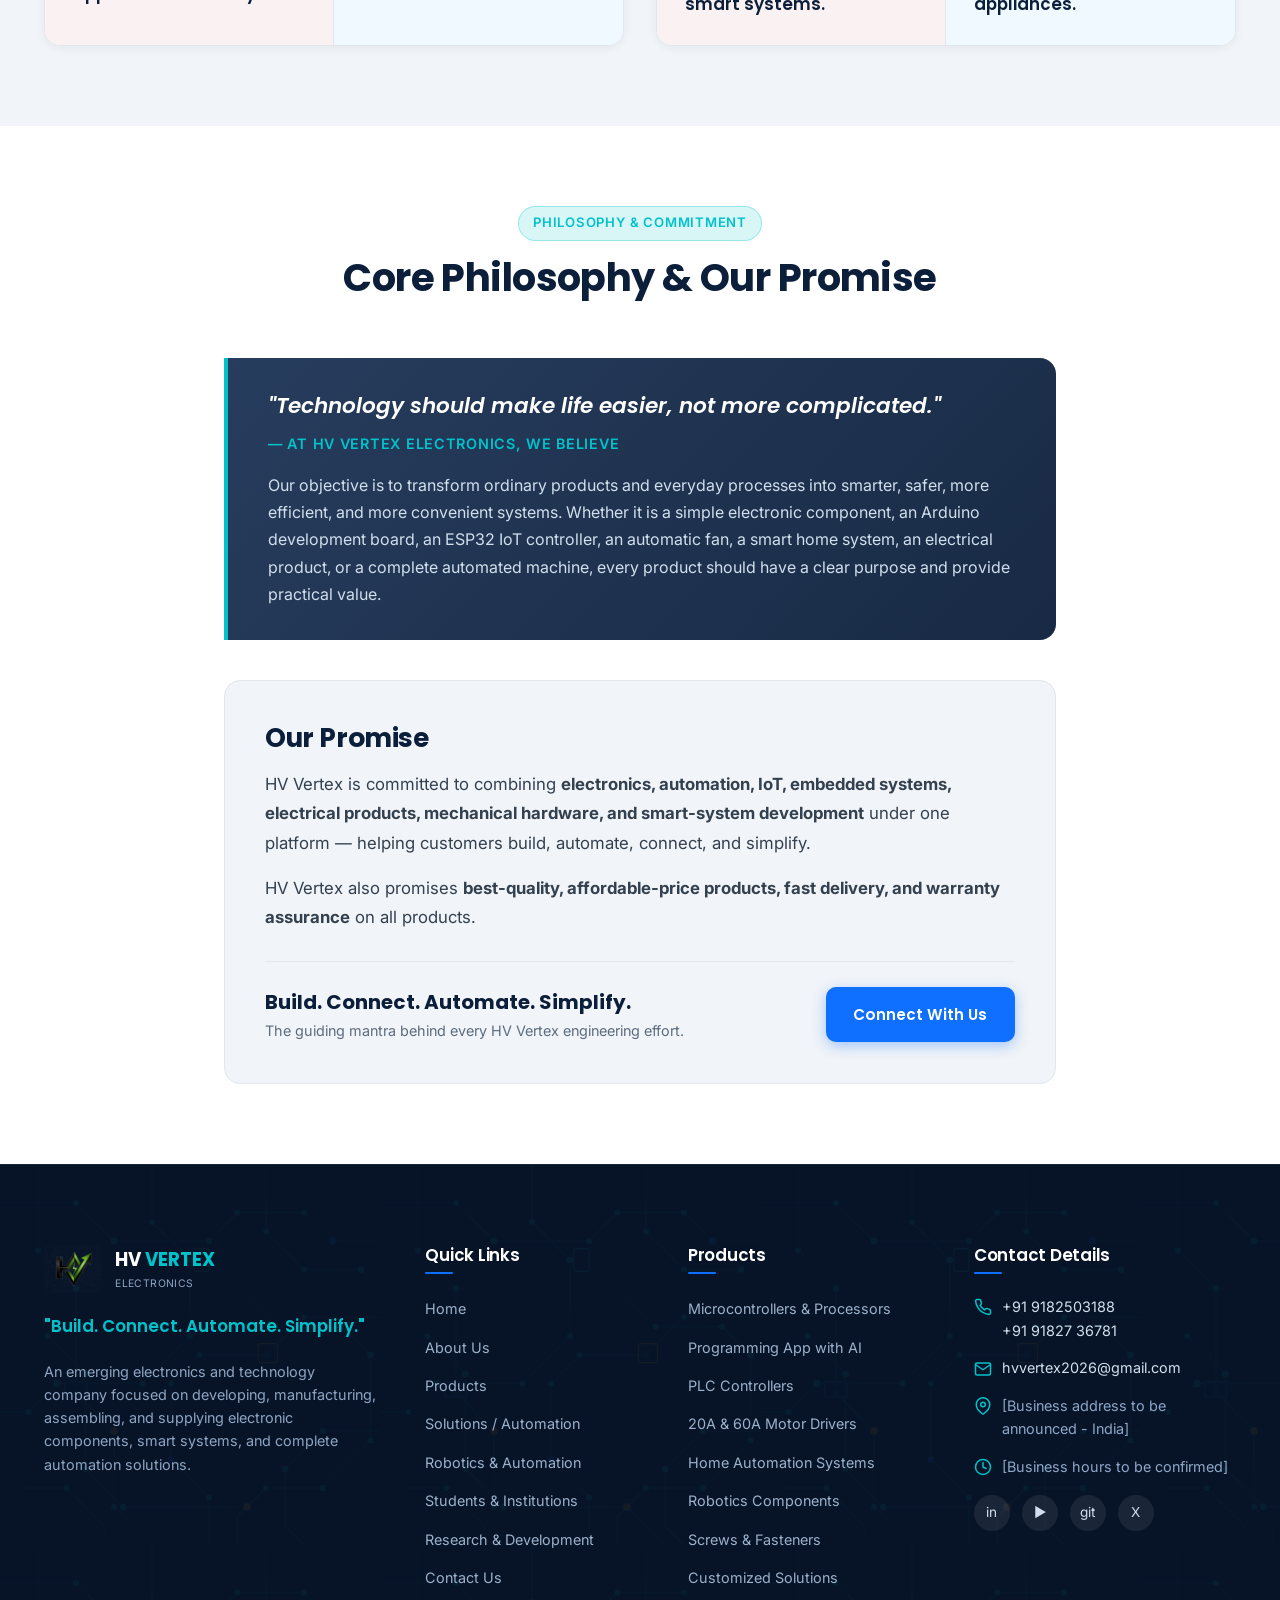
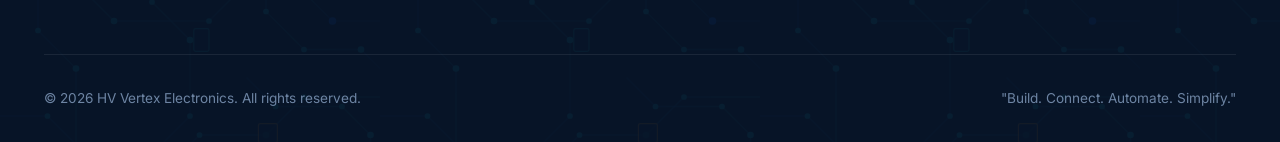
<file: about.html>
<!DOCTYPE html>
<html lang="en">
<head>
  <meta charset="UTF-8">
  <meta name="viewport" content="width=device-width, initial-scale=1.0">
  <title>About Us | HV Vertex Electronics</title>
  <meta name="description" content="Learn about HV Vertex Electronics — our vision, mission, problem-to-solution approach, core philosophy, and commitment to accessible electronics and intelligent automation.">
  <link rel="icon" type="image/png" href="assets/images/favicon.png">
  <link rel="stylesheet" href="css/style.css">
</head>
<body>

  <!-- Sticky Navbar -->
  <header class="navbar" id="navbar">
    <div class="container navbar-inner">
      <a href="index.html" class="nav-brand" aria-label="HV Vertex Electronics Home">
        <img src="assets/images/logo-transparent.png" alt="HV Vertex Electronics Logo" class="nav-logo-img">
        <div class="brand-text">
          <span class="brand-title">HV <span>VERTEX</span></span>
          <span class="brand-tagline-micro">ELECTRONICS</span>
        </div>
      </a>

      <nav aria-label="Primary Navigation">
        <ul class="nav-menu">
          <li><a href="index.html" class="nav-link">Home</a></li>
          <li><a href="about.html" class="nav-link active">About Us</a></li>
          <li><a href="products.html" class="nav-link">Products</a></li>
          <li><a href="solutions.html" class="nav-link">Solutions</a></li>
          <li><a href="robotics-automation.html" class="nav-link">Robotics &amp; Automation</a></li>
          <li><a href="students-institutions.html" class="nav-link">Students</a></li>
          <li><a href="rnd.html" class="nav-link">R&amp;D</a></li>
        </ul>
      </nav>

      <div class="nav-actions">
        <a href="contact.html" class="btn btn-primary btn-sm">Contact Us</a>
        <button class="nav-hamburger" id="hamburgerBtn" aria-label="Toggle Navigation Menu" aria-expanded="false">
          <svg xmlns="http://www.w3.org/2000/svg" width="26" height="26" viewBox="0 0 24 24" fill="none" stroke="currentColor" stroke-width="2" stroke-linecap="round" stroke-linejoin="round"><line x1="3" y1="12" x2="21" y2="12"></line><line x1="3" y1="6" x2="21" y2="6"></line><line x1="3" y1="18" x2="21" y2="18"></line></svg>
        </button>
      </div>
    </div>

    <!-- Mobile Nav Drawer -->
    <div class="mobile-nav-drawer" id="mobileNavDrawer">
      <ul class="mobile-nav-links">
        <li><a href="index.html">Home</a></li>
        <li><a href="about.html" class="active">About Us</a></li>
        <li><a href="products.html">Products</a></li>
        <li><a href="solutions.html">Solutions / Automation</a></li>
        <li><a href="robotics-automation.html">Robotics &amp; Industrial Automation</a></li>
        <li><a href="students-institutions.html">For Students &amp; Institutions</a></li>
        <li><a href="rnd.html">Research &amp; Development</a></li>
        <li><a href="contact.html">Contact Us</a></li>
      </ul>
      <div style="display:flex; flex-direction:column; gap:0.75rem; margin-top:0.5rem;">
        <a href="contact.html" class="btn btn-primary btn-sm" style="width:100%;">Contact Us</a>
      </div>
    </div>
  </header>

  <!-- Page Header Banner -->
  <section class="page-header circuit-bg">
    <div class="container">
      <div class="breadcrumb">
        <a href="index.html">Home</a>
        <span>/</span>
        <span>About Us</span>
      </div>
      <h1>About Us</h1>
      <p>Pioneering practical technology solutions, accessible electronics, and intelligent automation.</p>
    </div>
  </section>

  <!-- Full About the Company Text (Section 3.1) -->
  <section class="section">
    <div class="container">
      <div style="max-width: 920px; margin: 0 auto;">
        <div class="badge-tag badge-blue">Company Background</div>
        <h2 style="margin-bottom: 1.5rem;">Building Complete Technology Solutions for Real-World Problems</h2>

        <div style="font-size: 1.08rem; line-height: 1.8; color: var(--color-dark-grey); display: flex; flex-direction: column; gap: 1.25rem;">
          <p>
            <strong>HV Vertex Electronics</strong> is an emerging electronics and technology company focused on developing, manufacturing, assembling, and supplying electronic components, development boards, smart systems, automation solutions, electrical products, and hardware accessories.
          </p>
          <p>
            The company aims to make modern technology more accessible, practical, reliable, and easy to use in everyday life. HV Vertex works across areas such as <strong>Arduino development boards, ESP32-based systems, embedded electronics, IoT devices, home automation, smart appliances, electrical components, sensors, modules, connectors, screws, fasteners, and other electronic and hardware products.</strong>
          </p>
          <p>
            The goal is not limited to selling individual components — HV Vertex designs complete technology solutions that solve real-world problems and make daily activities easier through automation and intelligent systems.
          </p>
          <p>
            The growing use of IoT, embedded controllers, sensors, and wireless technologies has made it possible to transform conventional appliances into smart and automated systems. HV Vertex focuses on using these technologies to develop affordable and practical solutions for homes, offices, educational institutions, workshops, and small industries.
          </p>
        </div>
      </div>
    </div>
  </section>

  <!-- Vision Statement in Highlighted Quote Block (Section 3.3) -->
  <section class="section-sm bg-navy circuit-bg">
    <div class="container">
      <div style="max-width: 900px; margin: 0 auto; text-align: center;">
        <div class="badge-tag badge-cyan">Our Vision</div>
        <div class="quote-box" style="background: rgba(16, 40, 76, 0.85); border-left: 4px solid var(--color-cyan); text-align: left;">
          <p class="quote-text" style="font-size: 1.5rem;">
            "To build a smarter, easier, and more connected future through accessible electronics and intelligent automation."
          </p>
          <span class="quote-author">— HV Vertex Electronics Vision</span>
          <p style="color: #c0d7f2; margin-top: 1rem; font-size: 1.05rem; line-height: 1.7;">
            HV Vertex envisions becoming a trusted electronics and smart-technology company, bringing together electronics, IoT, automation, embedded systems, electrical technology, and intelligent machines for homes, businesses, educational institutions, and industries. We want technology to be simple enough for everyday users while remaining capable enough for engineers, developers, and professional applications.
          </p>
        </div>
      </div>
    </div>
  </section>

  <!-- Mission - Bullet List (Section 3.4) -->
  <section class="section">
    <div class="container">
      <div class="section-header">
        <div class="badge-tag badge-blue">Our Purpose</div>
        <h2>Our Mission</h2>
        <p class="section-subtitle">
          "To design, develop, manufacture, and supply reliable and affordable electronics and smart systems that solve real-world problems."
        </p>
      </div>

      <div class="grid-2" style="max-width: 1050px; margin: 0 auto;">
        <div style="background: var(--color-light-grey); border-radius: var(--radius-lg); padding: 2.25rem; border: 1px solid var(--color-border-light);">
          <ul style="list-style: none; display: flex; flex-direction: column; gap: 1.1rem;">
            <li style="display: flex; gap: 0.85rem; align-items: flex-start;">
              <span style="color: var(--color-electric-blue); font-size: 1.3rem; line-height: 1;">✔</span>
              <span><strong>Develop quality Arduino and ESP32-based products</strong> designed for makers, learners, and production applications.</span>
            </li>
            <li style="display: flex; gap: 0.85rem; align-items: flex-start;">
              <span style="color: var(--color-electric-blue); font-size: 1.3rem; line-height: 1;">✔</span>
              <span><strong>Build practical IoT and automation systems</strong> that connect physical devices to intelligent controls.</span>
            </li>
            <li style="display: flex; gap: 0.85rem; align-items: flex-start;">
              <span style="color: var(--color-electric-blue); font-size: 1.3rem; line-height: 1;">✔</span>
              <span><strong>Make smart technology affordable and accessible</strong> to households, students, and small enterprises.</span>
            </li>
            <li style="display: flex; gap: 0.85rem; align-items: flex-start;">
              <span style="color: var(--color-electric-blue); font-size: 1.3rem; line-height: 1;">✔</span>
              <span><strong>Develop innovative household automation products</strong> that elevate daily living standards and convenience.</span>
            </li>
          </ul>
        </div>

        <div style="background: var(--color-light-grey); border-radius: var(--radius-lg); padding: 2.25rem; border: 1px solid var(--color-border-light);">
          <ul style="list-style: none; display: flex; flex-direction: column; gap: 1.1rem;">
            <li style="display: flex; gap: 0.85rem; align-items: flex-start;">
              <span style="color: var(--color-cyan); font-size: 1.3rem; line-height: 1;">✔</span>
              <span><strong>Reduce unnecessary energy consumption through automation</strong>, sensors, and intelligent scheduling.</span>
            </li>
            <li style="display: flex; gap: 0.85rem; align-items: flex-start;">
              <span style="color: var(--color-cyan); font-size: 1.3rem; line-height: 1;">✔</span>
              <span><strong>Support students, makers, engineers, and developers</strong> with hardware, modules, and hands-on guidance.</span>
            </li>
            <li style="display: flex; gap: 0.85rem; align-items: flex-start;">
              <span style="color: var(--color-cyan); font-size: 1.3rem; line-height: 1;">✔</span>
              <span><strong>Provide reliable electronic and electrical components</strong> backed by consistent manufacturing quality.</span>
            </li>
            <li style="display: flex; gap: 0.85rem; align-items: flex-start;">
              <span style="color: var(--color-cyan); font-size: 1.3rem; line-height: 1;">✔</span>
              <span><strong>Combine electronics, software, mechanical systems, and automation</strong> into complete turnkey solutions.</span>
            </li>
          </ul>
        </div>
      </div>
    </div>
  </section>

  <!-- "Our Approach" Section with 4 Problem -> Solution Examples as Visual Cards (Section 3.2) -->
  <section class="section bg-light">
    <div class="container">
      <div class="section-header">
        <div class="badge-tag badge-blue">Methodology</div>
        <h2>Our Approach — Problem to Solution</h2>
        <p class="section-subtitle">
          HV Vertex follows a problem-to-solution approach instead of developing technology for its own sake.
        </p>
      </div>

      <div class="grid-2">
        <!-- 1 -->
        <div class="problem-solution-card">
          <div class="ps-side ps-problem">
            <span class="ps-label">The Problem</span>
            <div class="ps-title">A fan needs to be manually switched ON/OFF.</div>
          </div>
          <div class="ps-side ps-solution">
            <span class="ps-label">HV Vertex Solution</span>
            <div class="ps-title">Automatic temperature-based fan controller.</div>
          </div>
        </div>

        <!-- 2 -->
        <div class="problem-solution-card">
          <div class="ps-side ps-problem">
            <span class="ps-label">The Problem</span>
            <div class="ps-title">Lights are frequently left ON unnecessarily.</div>
          </div>
          <div class="ps-side ps-solution">
            <span class="ps-label">HV Vertex Solution</span>
            <div class="ps-title">Sensor-based or scheduled automatic lighting.</div>
          </div>
        </div>

        <!-- 3 -->
        <div class="problem-solution-card">
          <div class="ps-side ps-problem">
            <span class="ps-label">The Problem</span>
            <div class="ps-title">Users want to control appliances remotely.</div>
          </div>
          <div class="ps-side ps-solution">
            <span class="ps-label">HV Vertex Solution</span>
            <div class="ps-title">Wi-Fi / Bluetooth-enabled smart controllers.</div>
          </div>
        </div>

        <!-- 4 -->
        <div class="problem-solution-card">
          <div class="ps-side ps-problem">
            <span class="ps-label">The Problem</span>
            <div class="ps-title">Traditional appliances aren't connected to smart systems.</div>
          </div>
          <div class="ps-side ps-solution">
            <span class="ps-label">HV Vertex Solution</span>
            <div class="ps-title">Retrofit automation modules for existing appliances.</div>
          </div>
        </div>
      </div>
    </div>
  </section>

  <!-- Core Philosophy Quote Block & Our Promise (Section 3.5) -->
  <section class="section">
    <div class="container container-narrow">
      <div class="section-header">
        <div class="badge-tag badge-cyan">Philosophy &amp; Commitment</div>
        <h2>Core Philosophy &amp; Our Promise</h2>
      </div>

      <div class="quote-box">
        <p class="quote-text">
          "Technology should make life easier, not more complicated."
        </p>
        <span class="quote-author">— At HV Vertex Electronics, We Believe</span>
        <p style="color: #d1dfed; font-size: 1rem; margin-top: 1rem; line-height: 1.7;">
          Our objective is to transform ordinary products and everyday processes into smarter, safer, more efficient, and more convenient systems. Whether it is a simple electronic component, an Arduino development board, an ESP32 IoT controller, an automatic fan, a smart home system, an electrical product, or a complete automated machine, every product should have a clear purpose and provide practical value.
        </p>
      </div>

      <div style="background: var(--color-light-grey); border-radius: var(--radius-lg); border: 1px solid var(--color-border-light); padding: 2.5rem; margin-top: 2rem;">
        <h3 style="color: var(--color-deep-navy); margin-bottom: 1rem;">Our Promise</h3>
        <p style="font-size: 1.05rem; line-height: 1.75; color: var(--color-dark-grey);">
          HV Vertex is committed to combining <strong>electronics, automation, IoT, embedded systems, electrical products, mechanical hardware, and smart-system development</strong> under one platform — helping customers build, automate, connect, and simplify.
        </p>
        <p style="font-size: 1.05rem; line-height: 1.75; color: var(--color-dark-grey); margin-top: 1rem;">
          HV Vertex also promises <strong>best-quality, affordable-price products, fast delivery, and warranty assurance</strong> on all products.
        </p>
        
        <div style="margin-top: 1.75rem; padding-top: 1.5rem; border-top: 1px solid var(--color-border-light); display: flex; align-items: center; justify-content: space-between; flex-wrap: wrap; gap: 1rem;">
          <div>
            <div style="font-family: var(--font-heading); font-size: 1.25rem; font-weight: 700; color: var(--color-deep-navy);">
              Build. Connect. Automate. Simplify.
            </div>
            <div style="color: var(--color-muted-grey); font-size: 0.9rem;">The guiding mantra behind every HV Vertex engineering effort.</div>
          </div>
          <a href="contact.html" class="btn btn-primary">Connect With Us</a>
        </div>
      </div>
    </div>
  </section>

  <!-- Footer -->
  <footer class="footer circuit-bg circuit-bg-subtle">
    <div class="container">
      <div class="footer-grid">
        <div class="footer-brand">
          <div class="footer-logo-row">
            <img src="assets/images/logo-transparent.png" alt="HV Vertex Electronics" class="footer-logo-img">
            <div>
              <span style="font-family:var(--font-heading); font-size:1.15rem; font-weight:700; color:#fff;">HV <span style="color:var(--color-cyan)">VERTEX</span></span>
              <div style="font-size:0.65rem; color:#8ea5c3; letter-spacing:0.04em;">ELECTRONICS</div>
            </div>
          </div>
          <div class="footer-tagline">"Build. Connect. Automate. Simplify."</div>
          <p class="footer-desc">
            An emerging electronics and technology company focused on developing, manufacturing, assembling, and supplying electronic components, smart systems, and complete automation solutions.
          </p>
        </div>

        <div class="footer-col">
          <h4>Quick Links</h4>
          <ul class="footer-links">
            <li><a href="index.html">Home</a></li>
            <li><a href="about.html">About Us</a></li>
            <li><a href="products.html">Products</a></li>
            <li><a href="solutions.html">Solutions / Automation</a></li>
            <li><a href="robotics-automation.html">Robotics &amp; Automation</a></li>
            <li><a href="students-institutions.html">Students &amp; Institutions</a></li>
            <li><a href="rnd.html">Research &amp; Development</a></li>
            <li><a href="contact.html">Contact Us</a></li>
          </ul>
        </div>

        <div class="footer-col">
          <h4>Products</h4>
          <ul class="footer-links">
            <li><a href="products.html">Microcontrollers &amp; Processors</a></li>
            <li><a href="products.html">Programming App with AI</a></li>
            <li><a href="products.html">PLC Controllers</a></li>
            <li><a href="products.html">20A &amp; 60A Motor Drivers</a></li>
            <li><a href="products.html">Home Automation Systems</a></li>
            <li><a href="products.html">Robotics Components</a></li>
            <li><a href="products.html">Screws &amp; Fasteners</a></li>
            <li><a href="products.html">Customized Solutions</a></li>
          </ul>
        </div>

        <div class="footer-col">
          <h4>Contact Details</h4>
          <div class="footer-contact-details">
            <div class="footer-contact-item">
              <svg xmlns="http://www.w3.org/2000/svg" width="18" height="18" viewBox="0 0 24 24" fill="none" stroke="currentColor" stroke-width="2" stroke-linecap="round" stroke-linejoin="round"><path d="M22 16.92v3a2 2 0 0 1-2.18 2 19.79 19.79 0 0 1-8.63-3.07 19.5 19.5 0 0 1-6-6 19.79 19.79 0 0 1-3.07-8.67A2 2 0 0 1 4.11 2h3a2 2 0 0 1 2 1.72 12.84 12.84 0 0 0 .7 2.81 2 2 0 0 1-.45 2.11L8.09 9.91a16 16 0 0 0 6 6l1.27-1.27a2 2 0 0 1 2.11-.45 12.84 12.84 0 0 0 2.81.7A2 2 0 0 1 22 16.92z"></path></svg>
              <div>
                <a href="tel:9182503188">+91 9182503188</a><br>
                <a href="tel:9182736781">+91 91827 36781</a>
              </div>
            </div>

            <div class="footer-contact-item">
              <svg xmlns="http://www.w3.org/2000/svg" width="18" height="18" viewBox="0 0 24 24" fill="none" stroke="currentColor" stroke-width="2" stroke-linecap="round" stroke-linejoin="round"><path d="M4 4h16c1.1 0 2 .9 2 2v12c0 1.1-.9 2-2 2H4c-1.1 0-2-.9-2-2V6c0-1.1.9-2 2-2z"></path><polyline points="22,6 12,13 2,6"></polyline></svg>
              <div>
                <a href="mailto:hvvertex2026@gmail.com">hvvertex2026@gmail.com</a>
              </div>
            </div>

            <div class="footer-contact-item">
              <svg xmlns="http://www.w3.org/2000/svg" width="18" height="18" viewBox="0 0 24 24" fill="none" stroke="currentColor" stroke-width="2" stroke-linecap="round" stroke-linejoin="round"><path d="M21 10c0 7-9 13-9 13s-9-6-9-13a9 9 0 0 1 18 0z"></path><circle cx="12" cy="10" r="3"></circle></svg>
              <div><span style="color:#8fa7c7;">[Business address to be announced - India]</span></div>
            </div>

            <div class="footer-contact-item">
              <svg xmlns="http://www.w3.org/2000/svg" width="18" height="18" viewBox="0 0 24 24" fill="none" stroke="currentColor" stroke-width="2" stroke-linecap="round" stroke-linejoin="round"><circle cx="12" cy="12" r="10"></circle><polyline points="12 6 12 12 16 14"></polyline></svg>
              <div><span style="color:#8fa7c7;">[Business hours to be confirmed]</span></div>
            </div>
          </div>

          <div class="social-placeholder-row">
            <a href="#" class="social-icon-btn" title="LinkedIn (Placeholder)">in</a>
            <a href="#" class="social-icon-btn" title="YouTube (Placeholder)">▶</a>
            <a href="#" class="social-icon-btn" title="GitHub (Placeholder)">git</a>
            <a href="#" class="social-icon-btn" title="Twitter/X (Placeholder)">X</a>
          </div>
        </div>
      </div>

      <div class="footer-bottom">
        <div>&copy; 2026 HV Vertex Electronics. All rights reserved.</div>
        <div><span>"Build. Connect. Automate. Simplify."</span></div>
      </div>
    </div>
  </footer>

  <a href="https://wa.me/919182503188" target="_blank" rel="noopener noreferrer" class="floating-whatsapp" aria-label="Chat directly on WhatsApp">
    <svg xmlns="http://www.w3.org/2000/svg" width="30" height="30" fill="currentColor" viewBox="0 0 24 24"><path d="M.057 24l1.687-6.163c-1.041-1.804-1.588-3.849-1.587-5.946.003-6.556 5.338-11.891 11.893-11.891 3.181.001 6.167 1.24 8.413 3.488 2.245 2.248 3.481 5.236 3.48 8.414-.003 6.557-5.338 11.892-11.893 11.892-1.99-.001-3.951-.5-5.688-1.448l-6.305 1.654zm6.597-3.807c1.676.995 3.276 1.591 5.392 1.592 5.448 0 9.886-4.434 9.889-9.885.002-5.462-4.415-9.89-9.881-9.892-5.452 0-9.887 4.434-9.889 9.884-.001 2.225.651 3.891 1.746 5.634l-.999 3.648 3.742-.981zm11.387-5.464c-.074-.124-.272-.198-.57-.347-.297-.149-1.758-.868-2.031-.967-.272-.099-.47-.149-.669.149-.198.297-.768.967-.941 1.165-.173.198-.347.223-.644.074-.297-.149-1.255-.462-2.39-1.475-.883-.788-1.48-1.761-1.653-2.059-.173-.297-.018-.458.13-.606.134-.133.297-.347.446-.521.151-.172.2-.296.3-.495.099-.198.05-.372-.025-.521-.075-.148-.669-1.611-.916-2.206-.242-.579-.487-.501-.669-.51l-.57-.01c-.198 0-.52.074-.792.372s-1.04 1.016-1.04 2.479 1.065 2.876 1.213 3.074c.149.198 2.095 3.2 5.076 4.487.709.306 1.263.489 1.694.626.712.226 1.36.194 1.872.118.571-.085 1.758-.719 2.006-1.413.248-.695.248-1.29.173-1.414z"/></svg>
  </a>

  <script src="js/main.js"></script>
</body>
</html>
</file>
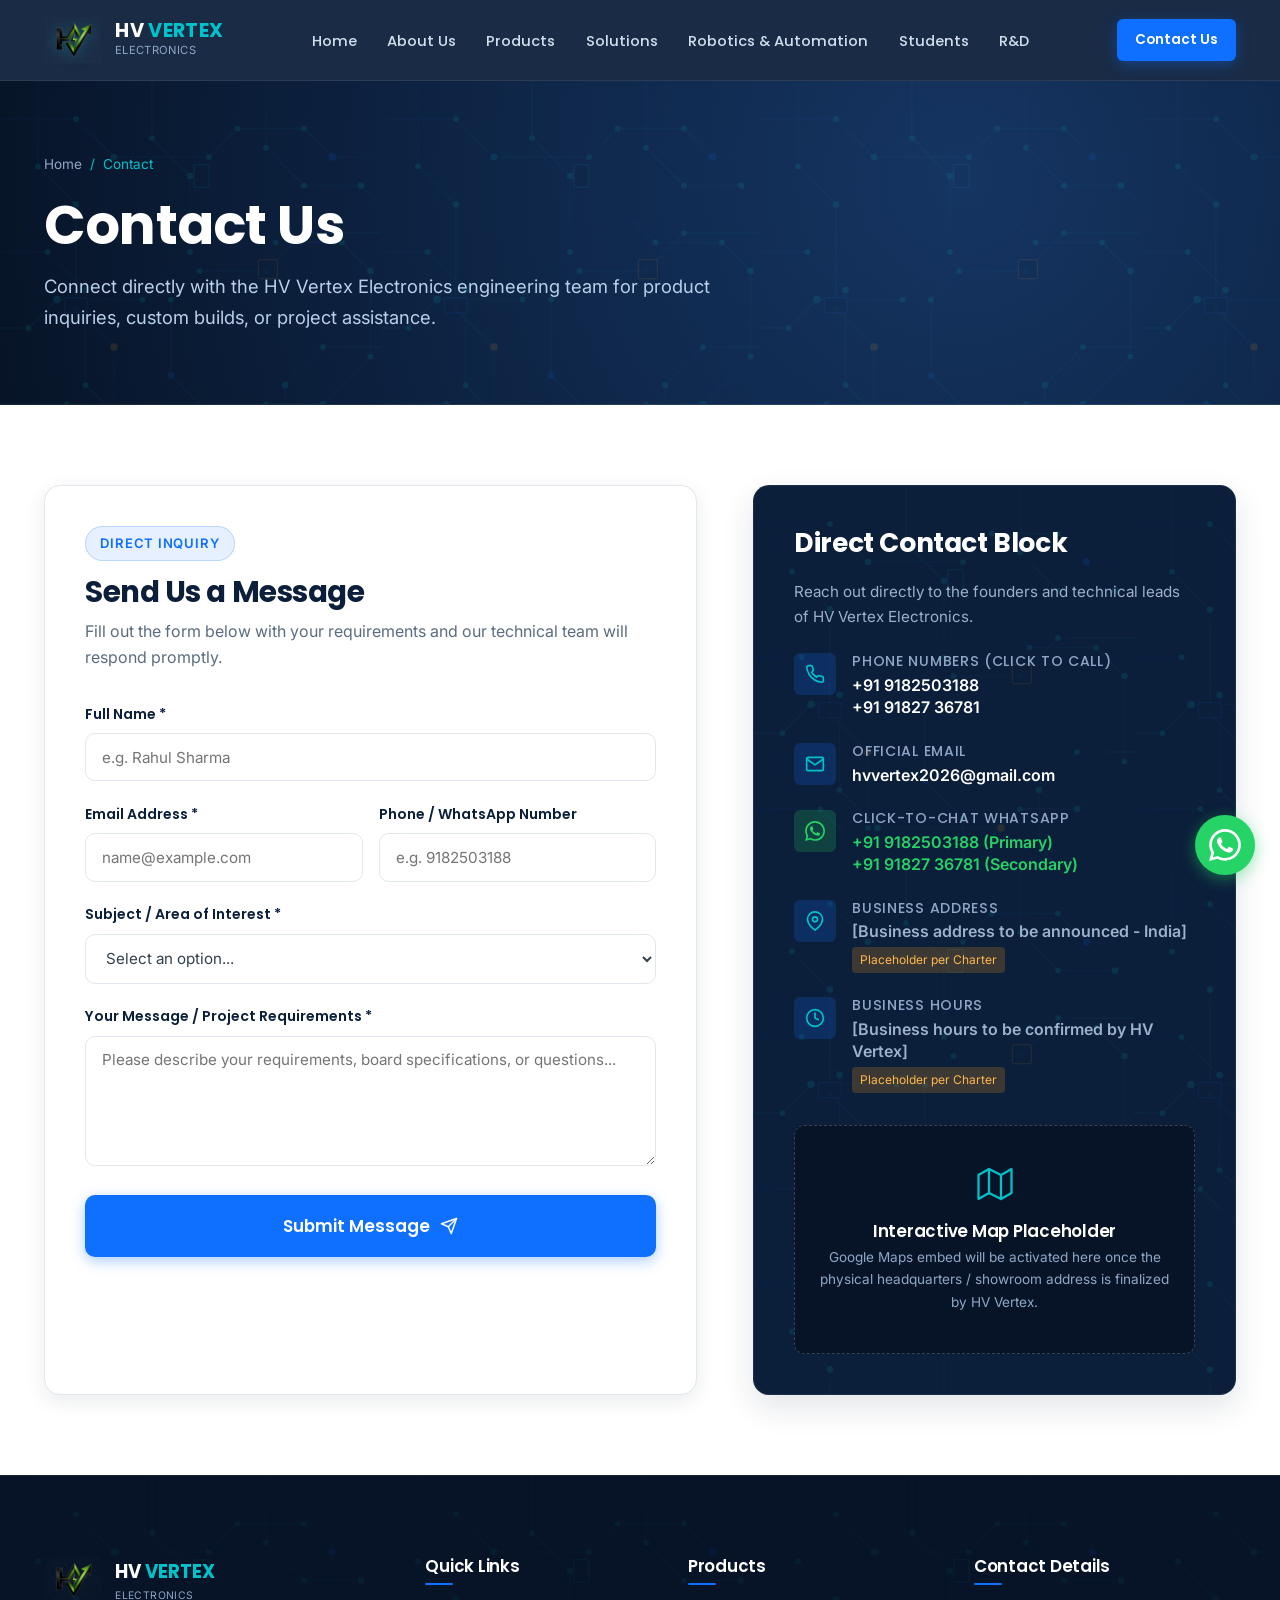
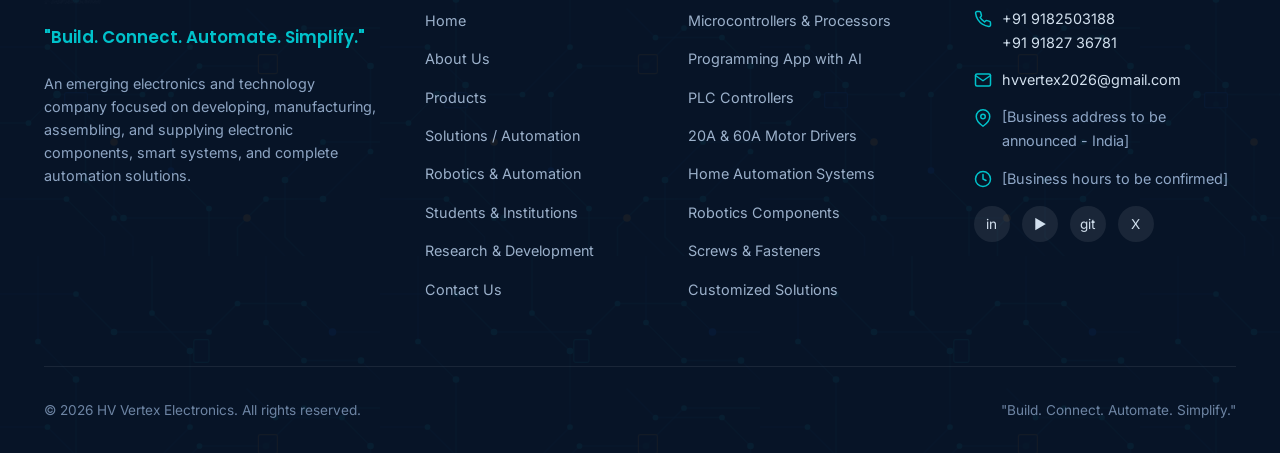
<file: contact.html>
<!DOCTYPE html>
<html lang="en">
<head>
  <meta charset="UTF-8">
  <meta name="viewport" content="width=device-width, initial-scale=1.0">
  <title>Contact Us | HV Vertex Electronics</title>
  <meta name="description" content="Contact HV Vertex Electronics for product inquiries, custom automation solutions, student project support, and B2B orders. Call 9182503188 or WhatsApp us.">
  <link rel="icon" type="image/png" href="assets/images/favicon.png">
  <link rel="stylesheet" href="css/style.css">
</head>
<body>

  <!-- Sticky Navbar -->
  <header class="navbar" id="navbar">
    <div class="container navbar-inner">
      <a href="index.html" class="nav-brand" aria-label="HV Vertex Electronics Home">
        <img src="assets/images/logo-transparent.png" alt="HV Vertex Electronics Logo" class="nav-logo-img">
        <div class="brand-text">
          <span class="brand-title">HV <span>VERTEX</span></span>
          <span class="brand-tagline-micro">ELECTRONICS</span>
        </div>
      </a>

      <nav aria-label="Primary Navigation">
        <ul class="nav-menu">
          <li><a href="index.html" class="nav-link">Home</a></li>
          <li><a href="about.html" class="nav-link">About Us</a></li>
          <li><a href="products.html" class="nav-link">Products</a></li>
          <li><a href="solutions.html" class="nav-link">Solutions</a></li>
          <li><a href="robotics-automation.html" class="nav-link">Robotics &amp; Automation</a></li>
          <li><a href="students-institutions.html" class="nav-link">Students</a></li>
          <li><a href="rnd.html" class="nav-link">R&amp;D</a></li>
        </ul>
      </nav>

      <div class="nav-actions">
        <a href="contact.html" class="btn btn-primary btn-sm">Contact Us</a>
        <button class="nav-hamburger" id="hamburgerBtn" aria-label="Toggle Navigation Menu" aria-expanded="false">
          <svg xmlns="http://www.w3.org/2000/svg" width="26" height="26" viewBox="0 0 24 24" fill="none" stroke="currentColor" stroke-width="2" stroke-linecap="round" stroke-linejoin="round"><line x1="3" y1="12" x2="21" y2="12"></line><line x1="3" y1="6" x2="21" y2="6"></line><line x1="3" y1="18" x2="21" y2="18"></line></svg>
        </button>
      </div>
    </div>

    <!-- Mobile Nav Drawer -->
    <div class="mobile-nav-drawer" id="mobileNavDrawer">
      <ul class="mobile-nav-links">
        <li><a href="index.html">Home</a></li>
        <li><a href="about.html">About Us</a></li>
        <li><a href="products.html">Products</a></li>
        <li><a href="solutions.html">Solutions / Automation</a></li>
        <li><a href="robotics-automation.html">Robotics &amp; Industrial Automation</a></li>
        <li><a href="students-institutions.html">For Students &amp; Institutions</a></li>
        <li><a href="rnd.html">Research &amp; Development</a></li>
        <li><a href="contact.html" class="active">Contact Us</a></li>
      </ul>
      <div style="display:flex; flex-direction:column; gap:0.75rem; margin-top:0.5rem;">
        <a href="contact.html" class="btn btn-primary btn-sm" style="width:100%;">Contact Us</a>
      </div>
    </div>
  </header>

  <!-- Page Header -->
  <section class="page-header circuit-bg">
    <div class="container">
      <div class="breadcrumb">
        <a href="index.html">Home</a>
        <span>/</span>
        <span>Contact</span>
      </div>
      <h1>Contact Us</h1>
      <p>Connect directly with the HV Vertex Electronics engineering team for product inquiries, custom builds, or project assistance.</p>
    </div>
  </section>

  <!-- Contact Section -->
  <section class="section">
    <div class="container">
      
      <div class="contact-grid">
        
        <!-- Contact Form (Section 7.8: Name, Email, Phone, Subject, Message, Submit) -->
        <div class="contact-card">
          <div class="badge-tag badge-blue" style="margin-bottom:0.75rem;">Direct Inquiry</div>
          <h2 style="font-size: 1.85rem; margin-bottom: 0.5rem;">Send Us a Message</h2>
          <p style="color: var(--color-muted-grey); margin-bottom: 2rem;">
            Fill out the form below with your requirements and our technical team will respond promptly.
          </p>

          <form id="contactForm" novalidate>
            <div class="form-group">
              <label for="name" class="form-label">Full Name *</label>
              <input type="text" id="name" name="name" class="form-input" placeholder="e.g. Rahul Sharma" required>
            </div>

            <div style="display:grid; grid-template-columns: 1fr 1fr; gap: 1rem;">
              <div class="form-group">
                <label for="email" class="form-label">Email Address *</label>
                <input type="email" id="email" name="email" class="form-input" placeholder="name@example.com" required>
              </div>
              <div class="form-group">
                <label for="phone" class="form-label">Phone / WhatsApp Number</label>
                <input type="tel" id="phone" name="phone" class="form-input" placeholder="e.g. 9182503188">
              </div>
            </div>

            <div class="form-group">
              <label for="subject" class="form-label">Subject / Area of Interest *</label>
              <select id="subject" name="subject" class="form-select" required>
                <option value="" disabled selected>Select an option...</option>
                <option value="Microcontrollers &amp; Processors">Microcontrollers &amp; Processors</option>
                <option value="Our Own Programming App">Our Own Programming App + AI Agent</option>
                <option value="PLC Controllers">PLC Controllers</option>
                <option value="Motor Drivers (20A / 60A)">Motor Drivers (20A / 60A)</option>
                <option value="Home Automation Products">Home Automation Products</option>
                <option value="Robotics Products &amp; Components">Robotics Products &amp; Components</option>
                <option value="Screws, Bolts &amp; Fasteners">Screws, Bolts &amp; Fasteners</option>
                <option value="Customized Products">Customized Hardware / Software</option>
                <option value="Student Project Support">Student / College Project Support</option>
                <option value="General Inquiry">General Inquiry</option>
              </select>
            </div>

            <div class="form-group">
              <label for="message" class="form-label">Your Message / Project Requirements *</label>
              <textarea id="message" name="message" class="form-textarea" placeholder="Please describe your requirements, board specifications, or questions..." required></textarea>
            </div>

            <button type="submit" id="submitBtn" class="btn btn-primary btn-lg" style="width: 100%;">
              Submit Message
              <svg xmlns="http://www.w3.org/2000/svg" width="18" height="18" viewBox="0 0 24 24" fill="none" stroke="currentColor" stroke-width="2" stroke-linecap="round" stroke-linejoin="round"><line x1="22" y1="2" x2="11" y2="13"></line><polygon points="22 2 15 22 11 13 2 9 22 2"></polygon></svg>
            </button>

            <!-- Interactive Submission Status Message -->
            <div id="formStatusMsg" class="form-status-msg" role="alert"></div>
          </form>
        </div>

        <!-- Direct Contact Block & Placeholders (Section 7.8) -->
        <div>
          <div class="contact-info-card circuit-bg">
            <h3>Direct Contact Block</h3>
            <p style="color: #9cb1cb; font-size: 0.95rem;">
              Reach out directly to the founders and technical leads of HV Vertex Electronics.
            </p>

            <ul class="contact-info-list">
              <!-- Phone Numbers -->
              <li class="contact-info-item">
                <div class="contact-info-icon">
                  <svg xmlns="http://www.w3.org/2000/svg" width="20" height="20" viewBox="0 0 24 24" fill="none" stroke="currentColor" stroke-width="2" stroke-linecap="round" stroke-linejoin="round"><path d="M22 16.92v3a2 2 0 0 1-2.18 2 19.79 19.79 0 0 1-8.63-3.07 19.5 19.5 0 0 1-6-6 19.79 19.79 0 0 1-3.07-8.67A2 2 0 0 1 4.11 2h3a2 2 0 0 1 2 1.72 12.84 12.84 0 0 0 .7 2.81 2 2 0 0 1-.45 2.11L8.09 9.91a16 16 0 0 0 6 6l1.27-1.27a2 2 0 0 1 2.11-.45 12.84 12.84 0 0 0 2.81.7A2 2 0 0 1 22 16.92z"></path></svg>
                </div>
                <div class="contact-info-content">
                  <h4>Phone Numbers (Click to Call)</h4>
                  <p><a href="tel:9182503188">+91 9182503188</a></p>
                  <p><a href="tel:9182736781">+91 91827 36781</a></p>
                </div>
              </li>

              <!-- Email -->
              <li class="contact-info-item">
                <div class="contact-info-icon">
                  <svg xmlns="http://www.w3.org/2000/svg" width="20" height="20" viewBox="0 0 24 24" fill="none" stroke="currentColor" stroke-width="2" stroke-linecap="round" stroke-linejoin="round"><path d="M4 4h16c1.1 0 2 .9 2 2v12c0 1.1-.9 2-2 2H4c-1.1 0-2-.9-2-2V6c0-1.1.9-2 2-2z"></path><polyline points="22,6 12,13 2,6"></polyline></svg>
                </div>
                <div class="contact-info-content">
                  <h4>Official Email</h4>
                  <p><a href="mailto:hvvertex2026@gmail.com">hvvertex2026@gmail.com</a></p>
                </div>
              </li>

              <!-- WhatsApp Direct Click -->
              <li class="contact-info-item">
                <div class="contact-info-icon" style="background: rgba(37, 211, 102, 0.2); color: #25D366;">
                  <svg xmlns="http://www.w3.org/2000/svg" width="20" height="20" fill="currentColor" viewBox="0 0 24 24"><path d="M.057 24l1.687-6.163c-1.041-1.804-1.588-3.849-1.587-5.946.003-6.556 5.338-11.891 11.893-11.891 3.181.001 6.167 1.24 8.413 3.488 2.245 2.248 3.481 5.236 3.48 8.414-.003 6.557-5.338 11.892-11.893 11.892-1.99-.001-3.951-.5-5.688-1.448l-6.305 1.654zm6.597-3.807c1.676.995 3.276 1.591 5.392 1.592 5.448 0 9.886-4.434 9.889-9.885.002-5.462-4.415-9.89-9.881-9.892-5.452 0-9.887 4.434-9.889 9.884-.001 2.225.651 3.891 1.746 5.634l-.999 3.648 3.742-.981zm11.387-5.464c-.074-.124-.272-.198-.57-.347-.297-.149-1.758-.868-2.031-.967-.272-.099-.47-.149-.669.149-.198.297-.768.967-.941 1.165-.173.198-.347.223-.644.074-.297-.149-1.255-.462-2.39-1.475-.883-.788-1.48-1.761-1.653-2.059-.173-.297-.018-.458.13-.606.134-.133.297-.347.446-.521.151-.172.2-.296.3-.495.099-.198.05-.372-.025-.521-.075-.148-.669-1.611-.916-2.206-.242-.579-.487-.501-.669-.51l-.57-.01c-.198 0-.52.074-.792.372s-1.04 1.016-1.04 2.479 1.065 2.876 1.213 3.074c.149.198 2.095 3.2 5.076 4.487.709.306 1.263.489 1.694.626.712.226 1.36.194 1.872.118.571-.085 1.758-.719 2.006-1.413.248-.695.248-1.29.173-1.414z"/></svg>
                </div>
                <div class="contact-info-content">
                  <h4>Click-to-Chat WhatsApp</h4>
                  <p>
                    <a href="https://wa.me/919182503188" target="_blank" rel="noopener noreferrer" style="color:#25D366;">+91 9182503188 (Primary)</a><br>
                    <a href="https://wa.me/919182736781" target="_blank" rel="noopener noreferrer" style="color:#25D366;">+91 91827 36781 (Secondary)</a>
                  </p>
                </div>
              </li>

              <!-- Business Address Placeholder (Mandated by Charter) -->
              <li class="contact-info-item">
                <div class="contact-info-icon">
                  <svg xmlns="http://www.w3.org/2000/svg" width="20" height="20" viewBox="0 0 24 24" fill="none" stroke="currentColor" stroke-width="2" stroke-linecap="round" stroke-linejoin="round"><path d="M21 10c0 7-9 13-9 13s-9-6-9-13a9 9 0 0 1 18 0z"></path><circle cx="12" cy="10" r="3"></circle></svg>
                </div>
                <div class="contact-info-content">
                  <h4>Business Address</h4>
                  <p style="color:#9cb1cb;">[Business address to be announced - India]</p>
                  <span class="placeholder-badge">Placeholder per Charter</span>
                </div>
              </li>

              <!-- Business Hours Placeholder (Mandated by Charter) -->
              <li class="contact-info-item">
                <div class="contact-info-icon">
                  <svg xmlns="http://www.w3.org/2000/svg" width="20" height="20" viewBox="0 0 24 24" fill="none" stroke="currentColor" stroke-width="2" stroke-linecap="round" stroke-linejoin="round"><circle cx="12" cy="12" r="10"></circle><polyline points="12 6 12 12 16 14"></polyline></svg>
                </div>
                <div class="contact-info-content">
                  <h4>Business Hours</h4>
                  <p style="color:#9cb1cb;">[Business hours to be confirmed by HV Vertex]</p>
                  <span class="placeholder-badge">Placeholder per Charter</span>
                </div>
              </li>
            </ul>

            <!-- Interactive Map Placeholder Box (Section 7.8) -->
            <div class="map-placeholder-box">
              <svg xmlns="http://www.w3.org/2000/svg" width="36" height="36" viewBox="0 0 24 24" fill="none" stroke="currentColor" stroke-width="1.5" stroke-linecap="round" stroke-linejoin="round" style="margin: 0 auto 0.75rem auto; color: var(--color-cyan);"><polygon points="1 6 1 22 8 18 16 22 23 18 23 2 16 6 8 2 1 6"></polygon><line x1="8" y1="2" x2="8" y2="18"></line><line x1="16" y1="6" x2="16" y2="22"></line></svg>
              <h4 style="color:var(--color-white); font-size:1.05rem; margin-bottom:0.25rem;">Interactive Map Placeholder</h4>
              <p style="font-size:0.85rem; color:#8fa7c7; margin:0;">
                Google Maps embed will be activated here once the physical headquarters / showroom address is finalized by HV Vertex.
              </p>
            </div>

          </div>
        </div>

      </div>

    </div>
  </section>

  <!-- Footer -->
  <footer class="footer circuit-bg circuit-bg-subtle">
    <div class="container">
      <div class="footer-grid">
        <div class="footer-brand">
          <div class="footer-logo-row">
            <img src="assets/images/logo-transparent.png" alt="HV Vertex Electronics" class="footer-logo-img">
            <div>
              <span style="font-family:var(--font-heading); font-size:1.15rem; font-weight:700; color:#fff;">HV <span style="color:var(--color-cyan)">VERTEX</span></span>
              <div style="font-size:0.65rem; color:#8ea5c3; letter-spacing:0.04em;">ELECTRONICS</div>
            </div>
          </div>
          <div class="footer-tagline">"Build. Connect. Automate. Simplify."</div>
          <p class="footer-desc">
            An emerging electronics and technology company focused on developing, manufacturing, assembling, and supplying electronic components, smart systems, and complete automation solutions.
          </p>
        </div>

        <div class="footer-col">
          <h4>Quick Links</h4>
          <ul class="footer-links">
            <li><a href="index.html">Home</a></li>
            <li><a href="about.html">About Us</a></li>
            <li><a href="products.html">Products</a></li>
            <li><a href="solutions.html">Solutions / Automation</a></li>
            <li><a href="robotics-automation.html">Robotics &amp; Automation</a></li>
            <li><a href="students-institutions.html">Students &amp; Institutions</a></li>
            <li><a href="rnd.html">Research &amp; Development</a></li>
            <li><a href="contact.html">Contact Us</a></li>
          </ul>
        </div>

        <div class="footer-col">
          <h4>Products</h4>
          <ul class="footer-links">
            <li><a href="products.html">Microcontrollers &amp; Processors</a></li>
            <li><a href="products.html">Programming App with AI</a></li>
            <li><a href="products.html">PLC Controllers</a></li>
            <li><a href="products.html">20A &amp; 60A Motor Drivers</a></li>
            <li><a href="products.html">Home Automation Systems</a></li>
            <li><a href="products.html">Robotics Components</a></li>
            <li><a href="products.html">Screws &amp; Fasteners</a></li>
            <li><a href="products.html">Customized Solutions</a></li>
          </ul>
        </div>

        <div class="footer-col">
          <h4>Contact Details</h4>
          <div class="footer-contact-details">
            <div class="footer-contact-item">
              <svg xmlns="http://www.w3.org/2000/svg" width="18" height="18" viewBox="0 0 24 24" fill="none" stroke="currentColor" stroke-width="2" stroke-linecap="round" stroke-linejoin="round"><path d="M22 16.92v3a2 2 0 0 1-2.18 2 19.79 19.79 0 0 1-8.63-3.07 19.5 19.5 0 0 1-6-6 19.79 19.79 0 0 1-3.07-8.67A2 2 0 0 1 4.11 2h3a2 2 0 0 1 2 1.72 12.84 12.84 0 0 0 .7 2.81 2 2 0 0 1-.45 2.11L8.09 9.91a16 16 0 0 0 6 6l1.27-1.27a2 2 0 0 1 2.11-.45 12.84 12.84 0 0 0 2.81.7A2 2 0 0 1 22 16.92z"></path></svg>
              <div>
                <a href="tel:9182503188">+91 9182503188</a><br>
                <a href="tel:9182736781">+91 91827 36781</a>
              </div>
            </div>

            <div class="footer-contact-item">
              <svg xmlns="http://www.w3.org/2000/svg" width="18" height="18" viewBox="0 0 24 24" fill="none" stroke="currentColor" stroke-width="2" stroke-linecap="round" stroke-linejoin="round"><path d="M4 4h16c1.1 0 2 .9 2 2v12c0 1.1-.9 2-2 2H4c-1.1 0-2-.9-2-2V6c0-1.1.9-2 2-2z"></path><polyline points="22,6 12,13 2,6"></polyline></svg>
              <div><a href="mailto:hvvertex2026@gmail.com">hvvertex2026@gmail.com</a></div>
            </div>

            <div class="footer-contact-item">
              <svg xmlns="http://www.w3.org/2000/svg" width="18" height="18" viewBox="0 0 24 24" fill="none" stroke="currentColor" stroke-width="2" stroke-linecap="round" stroke-linejoin="round"><path d="M21 10c0 7-9 13-9 13s-9-6-9-13a9 9 0 0 1 18 0z"></path><circle cx="12" cy="10" r="3"></circle></svg>
              <div><span style="color:#8fa7c7;">[Business address to be announced - India]</span></div>
            </div>

            <div class="footer-contact-item">
              <svg xmlns="http://www.w3.org/2000/svg" width="18" height="18" viewBox="0 0 24 24" fill="none" stroke="currentColor" stroke-width="2" stroke-linecap="round" stroke-linejoin="round"><circle cx="12" cy="12" r="10"></circle><polyline points="12 6 12 12 16 14"></polyline></svg>
              <div><span style="color:#8fa7c7;">[Business hours to be confirmed]</span></div>
            </div>
          </div>

          <div class="social-placeholder-row">
            <a href="#" class="social-icon-btn" title="LinkedIn (Placeholder)">in</a>
            <a href="#" class="social-icon-btn" title="YouTube (Placeholder)">▶</a>
            <a href="#" class="social-icon-btn" title="GitHub (Placeholder)">git</a>
            <a href="#" class="social-icon-btn" title="Twitter/X (Placeholder)">X</a>
          </div>
        </div>
      </div>

      <div class="footer-bottom">
        <div>&copy; 2026 HV Vertex Electronics. All rights reserved.</div>
        <div><span>"Build. Connect. Automate. Simplify."</span></div>
      </div>
    </div>
  </footer>

  <a href="https://wa.me/919182503188" target="_blank" rel="noopener noreferrer" class="floating-whatsapp" aria-label="Chat directly on WhatsApp">
    <svg xmlns="http://www.w3.org/2000/svg" width="30" height="30" fill="currentColor" viewBox="0 0 24 24"><path d="M.057 24l1.687-6.163c-1.041-1.804-1.588-3.849-1.587-5.946.003-6.556 5.338-11.891 11.893-11.891 3.181.001 6.167 1.24 8.413 3.488 2.245 2.248 3.481 5.236 3.48 8.414-.003 6.557-5.338 11.892-11.893 11.892-1.99-.001-3.951-.5-5.688-1.448l-6.305 1.654zm6.597-3.807c1.676.995 3.276 1.591 5.392 1.592 5.448 0 9.886-4.434 9.889-9.885.002-5.462-4.415-9.89-9.881-9.892-5.452 0-9.887 4.434-9.889 9.884-.001 2.225.651 3.891 1.746 5.634l-.999 3.648 3.742-.981zm11.387-5.464c-.074-.124-.272-.198-.57-.347-.297-.149-1.758-.868-2.031-.967-.272-.099-.47-.149-.669.149-.198.297-.768.967-.941 1.165-.173.198-.347.223-.644.074-.297-.149-1.255-.462-2.39-1.475-.883-.788-1.48-1.761-1.653-2.059-.173-.297-.018-.458.13-.606.134-.133.297-.347.446-.521.151-.172.2-.296.3-.495.099-.198.05-.372-.025-.521-.075-.148-.669-1.611-.916-2.206-.242-.579-.487-.501-.669-.51l-.57-.01c-.198 0-.52.074-.792.372s-1.04 1.016-1.04 2.479 1.065 2.876 1.213 3.074c.149.198 2.095 3.2 5.076 4.487.709.306 1.263.489 1.694.626.712.226 1.36.194 1.872.118.571-.085 1.758-.719 2.006-1.413.248-.695.248-1.29.173-1.414z"/></svg>
  </a>

  <script src="js/main.js"></script>
</body>
</html>
</file>
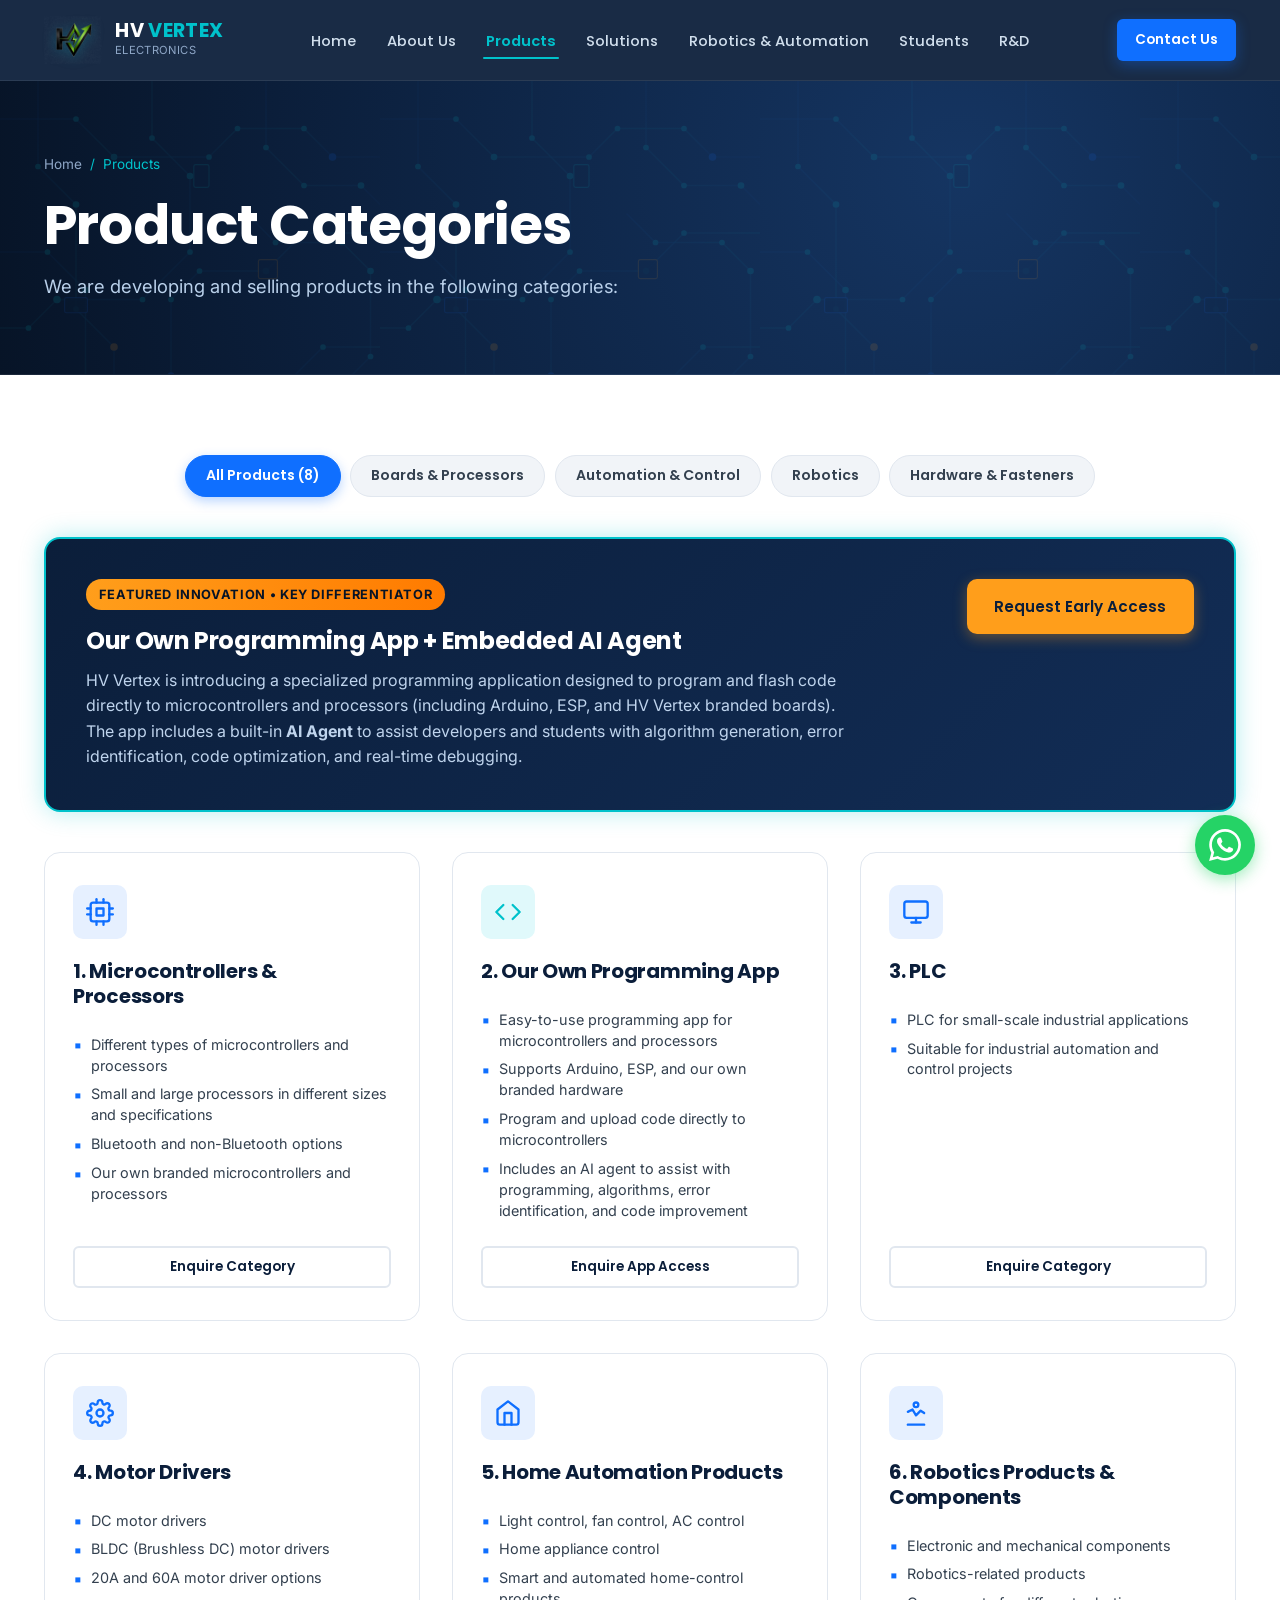
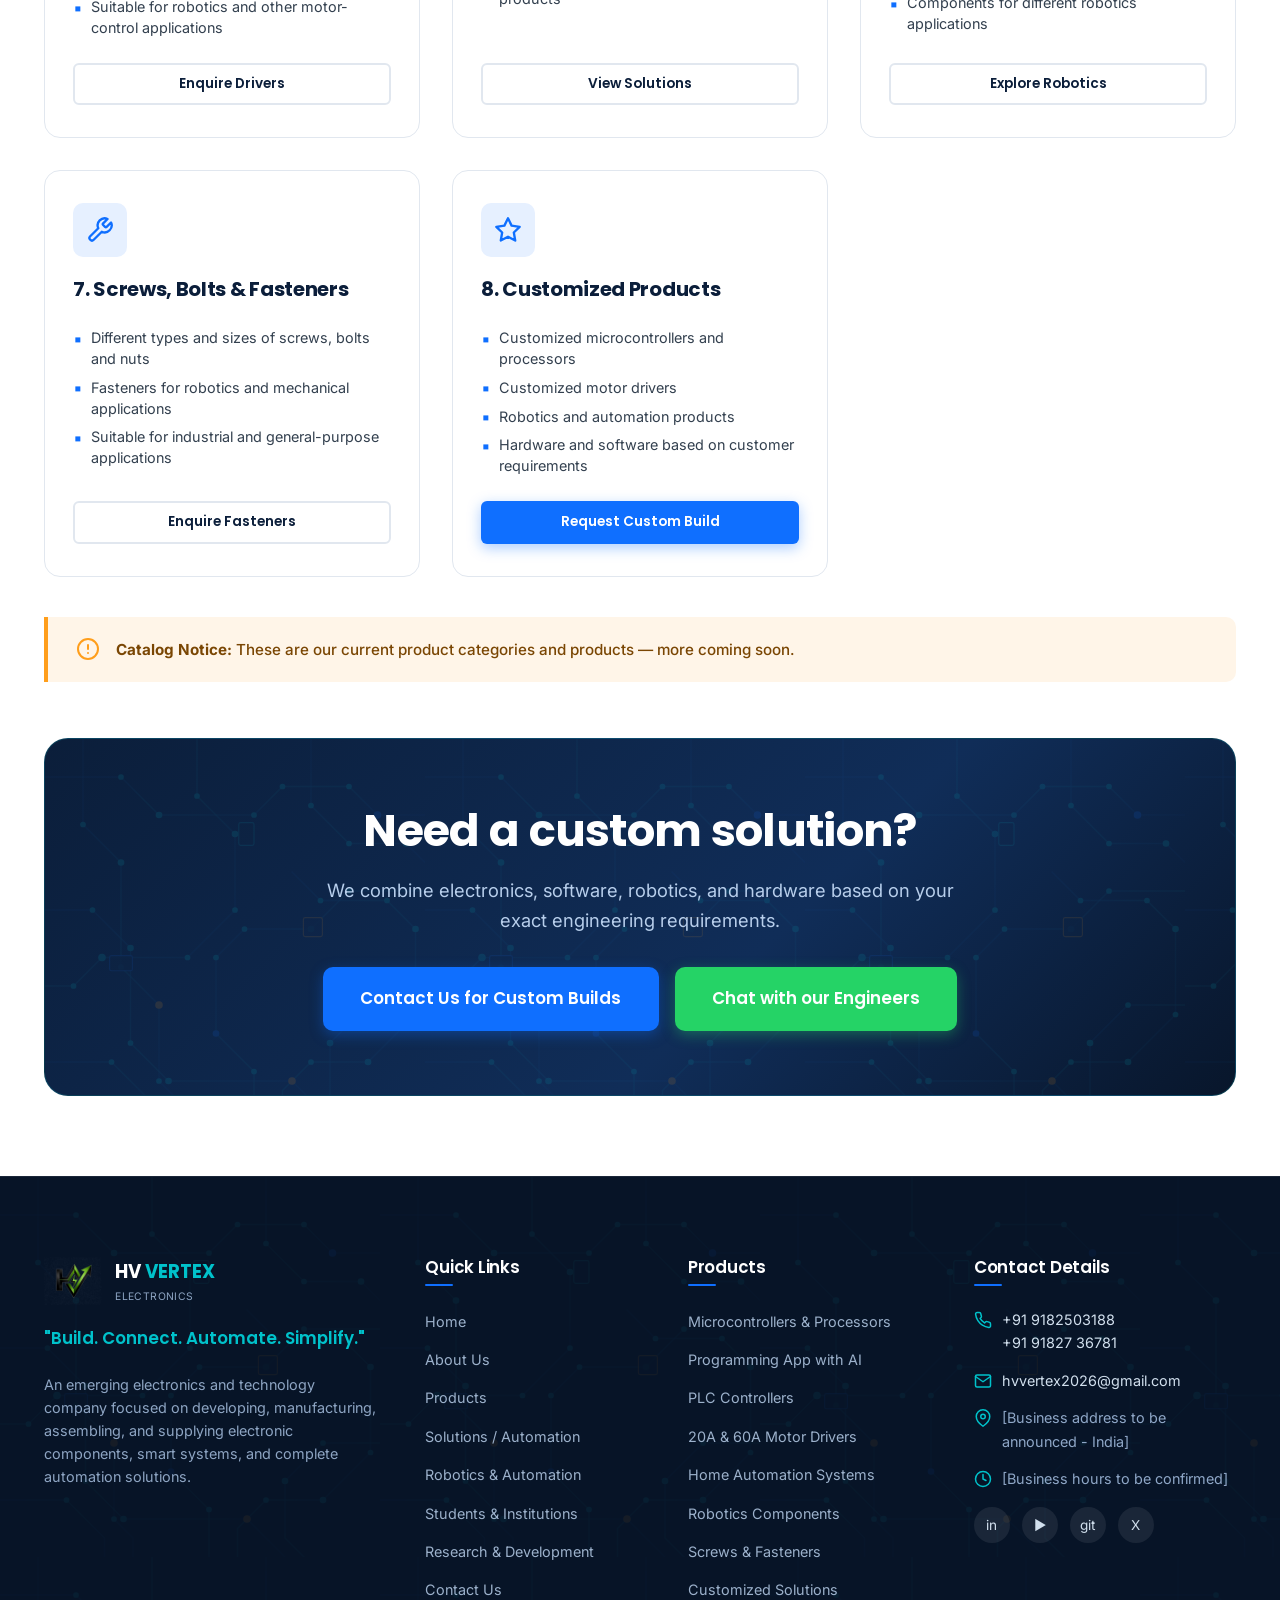
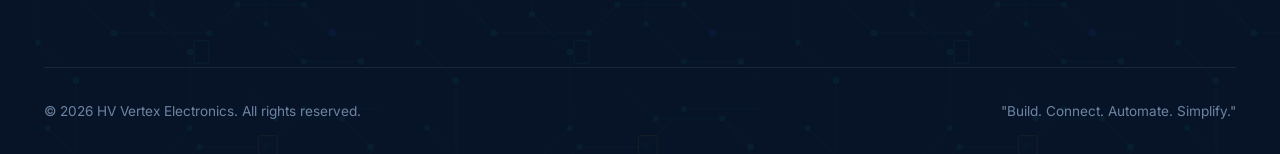
<file: products.html>
<!DOCTYPE html>
<html lang="en">
<head>
  <meta charset="UTF-8">
  <meta name="viewport" content="width=device-width, initial-scale=1.0">
  <title>Product Categories | HV Vertex Electronics</title>
  <meta name="description" content="Explore product categories by HV Vertex Electronics: Microcontrollers, Programming App with AI, PLC, Motor Drivers, Home Automation, Robotics, and Fasteners.">
  <link rel="icon" type="image/png" href="assets/images/favicon.png">
  <link rel="stylesheet" href="css/style.css">
</head>
<body>

  <!-- Sticky Navbar -->
  <header class="navbar" id="navbar">
    <div class="container navbar-inner">
      <a href="index.html" class="nav-brand" aria-label="HV Vertex Electronics Home">
        <img src="assets/images/logo-transparent.png" alt="HV Vertex Electronics Logo" class="nav-logo-img">
        <div class="brand-text">
          <span class="brand-title">HV <span>VERTEX</span></span>
          <span class="brand-tagline-micro">ELECTRONICS</span>
        </div>
      </a>

      <nav aria-label="Primary Navigation">
        <ul class="nav-menu">
          <li><a href="index.html" class="nav-link">Home</a></li>
          <li><a href="about.html" class="nav-link">About Us</a></li>
          <li><a href="products.html" class="nav-link active">Products</a></li>
          <li><a href="solutions.html" class="nav-link">Solutions</a></li>
          <li><a href="robotics-automation.html" class="nav-link">Robotics &amp; Automation</a></li>
          <li><a href="students-institutions.html" class="nav-link">Students</a></li>
          <li><a href="rnd.html" class="nav-link">R&amp;D</a></li>
        </ul>
      </nav>

      <div class="nav-actions">
        <a href="contact.html" class="btn btn-primary btn-sm">Contact Us</a>
        <button class="nav-hamburger" id="hamburgerBtn" aria-label="Toggle Navigation Menu" aria-expanded="false">
          <svg xmlns="http://www.w3.org/2000/svg" width="26" height="26" viewBox="0 0 24 24" fill="none" stroke="currentColor" stroke-width="2" stroke-linecap="round" stroke-linejoin="round"><line x1="3" y1="12" x2="21" y2="12"></line><line x1="3" y1="6" x2="21" y2="6"></line><line x1="3" y1="18" x2="21" y2="18"></line></svg>
        </button>
      </div>
    </div>

    <!-- Mobile Nav Drawer -->
    <div class="mobile-nav-drawer" id="mobileNavDrawer">
      <ul class="mobile-nav-links">
        <li><a href="index.html">Home</a></li>
        <li><a href="about.html">About Us</a></li>
        <li><a href="products.html" class="active">Products</a></li>
        <li><a href="solutions.html">Solutions / Automation</a></li>
        <li><a href="robotics-automation.html">Robotics &amp; Industrial Automation</a></li>
        <li><a href="students-institutions.html">For Students &amp; Institutions</a></li>
        <li><a href="rnd.html">Research &amp; Development</a></li>
        <li><a href="contact.html">Contact Us</a></li>
      </ul>
      <div style="display:flex; flex-direction:column; gap:0.75rem; margin-top:0.5rem;">
        <a href="contact.html" class="btn btn-primary btn-sm" style="width:100%;">Contact Us</a>
      </div>
    </div>
  </header>

  <!-- Page Header -->
  <section class="page-header circuit-bg">
    <div class="container">
      <div class="breadcrumb">
        <a href="index.html">Home</a>
        <span>/</span>
        <span>Products</span>
      </div>
      <h1>Product Categories</h1>
      <p>We are developing and selling products in the following categories:</p>
    </div>
  </section>

  <!-- Products Main Section -->
  <section class="section">
    <div class="container">
      
      <!-- Filter / Tab Bar -->
      <div class="filter-tab-bar">
        <button type="button" class="filter-btn active" data-filter="all">All Products (8)</button>
        <button type="button" class="filter-btn" data-filter="boards">Boards &amp; Processors</button>
        <button type="button" class="filter-btn" data-filter="automation">Automation &amp; Control</button>
        <button type="button" class="filter-btn" data-filter="robotics">Robotics</button>
        <button type="button" class="filter-btn" data-filter="hardware">Hardware &amp; Fasteners</button>
      </div>

      <!-- AI Agent Callout Feature Banner (Differentiator) -->
      <div class="callout-highlight-card fade-in-up">
        <div style="display: flex; justify-content: space-between; align-items: flex-start; flex-wrap: wrap; gap: 1.5rem;">
          <div style="max-width: 780px;">
            <div class="ai-badge">Featured Innovation &bull; Key Differentiator</div>
            <h3>Our Own Programming App + Embedded AI Agent</h3>
            <p>
              HV Vertex is introducing a specialized programming application designed to program and flash code directly to microcontrollers and processors (including Arduino, ESP, and HV Vertex branded boards). The app includes a built-in <strong>AI Agent</strong> to assist developers and students with algorithm generation, error identification, code optimization, and real-time debugging.
            </p>
          </div>
          <div>
            <a href="contact.html?subject=Programming%20App" class="btn btn-amber">Request Early Access</a>
          </div>
        </div>
      </div>

      <!-- 8 Product Category Cards in Responsive Grid -->
      <div class="grid-3" id="productsGrid">
        
        <!-- 1. Microcontrollers & Processors -->
        <div class="category-card product-filter-item fade-in-up" data-category="boards">
          <div class="card-icon-wrap">
            <svg xmlns="http://www.w3.org/2000/svg" width="28" height="28" viewBox="0 0 24 24" fill="none" stroke="currentColor" stroke-width="2" stroke-linecap="round" stroke-linejoin="round"><rect x="4" y="4" width="16" height="16" rx="2" ry="2"></rect><rect x="9" y="9" width="6" height="6"></rect><line x1="9" y1="1" x2="9" y2="4"></line><line x1="15" y1="1" x2="15" y2="4"></line><line x1="9" y1="20" x2="9" y2="23"></line><line x1="15" y1="20" x2="15" y2="23"></line><line x1="20" y1="9" x2="23" y2="9"></line><line x1="20" y1="14" x2="23" y2="14"></line><line x1="1" y1="9" x2="4" y2="9"></line><line x1="1" y1="14" x2="4" y2="14"></line></svg>
          </div>
          <h3>1. Microcontrollers &amp; Processors</h3>
          <ul class="product-bullets">
            <li>Different types of microcontrollers and processors</li>
            <li>Small and large processors in different sizes and specifications</li>
            <li>Bluetooth and non-Bluetooth options</li>
            <li>Our own branded microcontrollers and processors</li>
          </ul>
          <a href="contact.html?inquiry=Microcontrollers" class="btn btn-secondary btn-sm" style="width:100%; margin-top:auto;">Enquire Category</a>
        </div>

        <!-- 2. Our Own Programming App -->
        <div class="category-card product-filter-item fade-in-up" data-category="boards automation">
          <div class="card-icon-wrap" style="background: #e0f9fb; color: var(--color-cyan);">
            <svg xmlns="http://www.w3.org/2000/svg" width="28" height="28" viewBox="0 0 24 24" fill="none" stroke="currentColor" stroke-width="2" stroke-linecap="round" stroke-linejoin="round"><polyline points="16 18 22 12 16 6"></polyline><polyline points="8 6 2 12 8 18"></polyline></svg>
          </div>
          <h3>2. Our Own Programming App</h3>
          <ul class="product-bullets">
            <li>Easy-to-use programming app for microcontrollers and processors</li>
            <li>Supports Arduino, ESP, and our own branded hardware</li>
            <li>Program and upload code directly to microcontrollers</li>
            <li>Includes an AI agent to assist with programming, algorithms, error identification, and code improvement</li>
          </ul>
          <a href="contact.html?inquiry=ProgrammingApp" class="btn btn-secondary btn-sm" style="width:100%; margin-top:auto;">Enquire App Access</a>
        </div>

        <!-- 3. PLC -->
        <div class="category-card product-filter-item fade-in-up" data-category="automation">
          <div class="card-icon-wrap">
            <svg xmlns="http://www.w3.org/2000/svg" width="28" height="28" viewBox="0 0 24 24" fill="none" stroke="currentColor" stroke-width="2" stroke-linecap="round" stroke-linejoin="round"><rect x="2" y="3" width="20" height="14" rx="2" ry="2"></rect><line x1="8" y1="21" x2="16" y2="21"></line><line x1="12" y1="17" x2="12" y2="21"></line></svg>
          </div>
          <h3>3. PLC</h3>
          <ul class="product-bullets">
            <li>PLC for small-scale industrial applications</li>
            <li>Suitable for industrial automation and control projects</li>
          </ul>
          <a href="contact.html?inquiry=PLC" class="btn btn-secondary btn-sm" style="width:100%; margin-top:auto;">Enquire Category</a>
        </div>

        <!-- 4. Motor Drivers -->
        <div class="category-card product-filter-item fade-in-up" data-category="robotics automation">
          <div class="card-icon-wrap">
            <svg xmlns="http://www.w3.org/2000/svg" width="28" height="28" viewBox="0 0 24 24" fill="none" stroke="currentColor" stroke-width="2" stroke-linecap="round" stroke-linejoin="round"><circle cx="12" cy="12" r="3"></circle><path d="M19.4 15a1.65 1.65 0 0 0 .33 1.82l.06.06a2 2 0 0 1 0 2.83 2 2 0 0 1-2.83 0l-.06-.06a1.65 1.65 0 0 0-1.82-.33 1.65 1.65 0 0 0-1 1.51V21a2 2 0 0 1-2 2 2 2 0 0 1-2-2v-.09A1.65 1.65 0 0 0 9 19.4a1.65 1.65 0 0 0-1.82.33l-.06.06a2 2 0 0 1-2.83 0 2 2 0 0 1 0-2.83l.06-.06a1.65 1.65 0 0 0 .33-1.82 1.65 1.65 0 0 0-1.51-1H3a2 2 0 0 1-2-2 2 2 0 0 1 2-2h.09A1.65 1.65 0 0 0 4.6 9a1.65 1.65 0 0 0-.33-1.82l-.06-.06a2 2 0 0 1 0-2.83 2 2 0 0 1 2.83 0l.06.06a1.65 1.65 0 0 0 1.82.33H9a1.65 1.65 0 0 0 1-1.51V3a2 2 0 0 1 2-2 2 2 0 0 1 2 2v.09a1.65 1.65 0 0 0 1 1.51 1.65 1.65 0 0 0 1.82-.33l.06-.06a2 2 0 0 1 2.83 0 2 2 0 0 1 0 2.83l-.06.06a1.65 1.65 0 0 0-.33 1.82V9a1.65 1.65 0 0 0 1.51 1H21a2 2 0 0 1 2 2 2 2 0 0 1-2 2h-.09a1.65 1.65 0 0 0-1.51 1z"></path></svg>
          </div>
          <h3>4. Motor Drivers</h3>
          <ul class="product-bullets">
            <li>DC motor drivers</li>
            <li>BLDC (Brushless DC) motor drivers</li>
            <li>20A and 60A motor driver options</li>
            <li>Suitable for robotics and other motor-control applications</li>
          </ul>
          <a href="contact.html?inquiry=MotorDrivers" class="btn btn-secondary btn-sm" style="width:100%; margin-top:auto;">Enquire Drivers</a>
        </div>

        <!-- 5. Home Automation Products -->
        <div class="category-card product-filter-item fade-in-up" data-category="automation">
          <div class="card-icon-wrap">
            <svg xmlns="http://www.w3.org/2000/svg" width="28" height="28" viewBox="0 0 24 24" fill="none" stroke="currentColor" stroke-width="2" stroke-linecap="round" stroke-linejoin="round"><path d="M3 9l9-7 9 7v11a2 2 0 0 1-2 2H5a2 2 0 0 1-2-2z"></path><polyline points="9 22 9 12 15 12 15 22"></polyline></svg>
          </div>
          <h3>5. Home Automation Products</h3>
          <ul class="product-bullets">
            <li>Light control, fan control, AC control</li>
            <li>Home appliance control</li>
            <li>Smart and automated home-control products</li>
          </ul>
          <a href="solutions.html" class="btn btn-secondary btn-sm" style="width:100%; margin-top:auto;">View Solutions</a>
        </div>

        <!-- 6. Robotics Products & Components -->
        <div class="category-card product-filter-item fade-in-up" data-category="robotics">
          <div class="card-icon-wrap">
            <svg xmlns="http://www.w3.org/2000/svg" width="28" height="28" viewBox="0 0 24 24" fill="none" stroke="currentColor" stroke-width="2" stroke-linecap="round" stroke-linejoin="round"><circle cx="12" cy="5" r="2"></circle><path d="M5 22h14"></path><path d="M5 11l4-2 3 5 4-4 3 2"></path></svg>
          </div>
          <h3>6. Robotics Products &amp; Components</h3>
          <ul class="product-bullets">
            <li>Electronic and mechanical components</li>
            <li>Robotics-related products</li>
            <li>Components for different robotics applications</li>
          </ul>
          <a href="robotics-automation.html" class="btn btn-secondary btn-sm" style="width:100%; margin-top:auto;">Explore Robotics</a>
        </div>

        <!-- 7. Screws, Bolts & Fasteners -->
        <div class="category-card product-filter-item fade-in-up" data-category="hardware">
          <div class="card-icon-wrap">
            <svg xmlns="http://www.w3.org/2000/svg" width="28" height="28" viewBox="0 0 24 24" fill="none" stroke="currentColor" stroke-width="2" stroke-linecap="round" stroke-linejoin="round"><path d="M14.7 6.3a1 1 0 0 0 0 1.4l1.6 1.6a1 1 0 0 0 1.4 0l3.77-3.77a6 6 0 0 1-7.94 7.94l-6.91 6.91a2.12 2.12 0 0 1-3-3l6.91-6.91a6 6 0 0 1 7.94-7.94l-3.76 3.76z"></path></svg>
          </div>
          <h3>7. Screws, Bolts &amp; Fasteners</h3>
          <ul class="product-bullets">
            <li>Different types and sizes of screws, bolts and nuts</li>
            <li>Fasteners for robotics and mechanical applications</li>
            <li>Suitable for industrial and general-purpose applications</li>
          </ul>
          <a href="contact.html?inquiry=Fasteners" class="btn btn-secondary btn-sm" style="width:100%; margin-top:auto;">Enquire Fasteners</a>
        </div>

        <!-- 8. Customized Products -->
        <div class="category-card product-filter-item fade-in-up" data-category="boards automation robotics hardware">
          <div class="card-icon-wrap">
            <svg xmlns="http://www.w3.org/2000/svg" width="28" height="28" viewBox="0 0 24 24" fill="none" stroke="currentColor" stroke-width="2" stroke-linecap="round" stroke-linejoin="round"><polygon points="12 2 15.09 8.26 22 9.27 17 14.14 18.18 21.02 12 17.77 5.82 21.02 7 14.14 2 9.27 8.91 8.26 12 2"></polygon></svg>
          </div>
          <h3>8. Customized Products</h3>
          <ul class="product-bullets">
            <li>Customized microcontrollers and processors</li>
            <li>Customized motor drivers</li>
            <li>Robotics and automation products</li>
            <li>Hardware and software based on customer requirements</li>
          </ul>
          <a href="contact.html?inquiry=CustomSolutions" class="btn btn-primary btn-sm" style="width:100%; margin-top:auto;">Request Custom Build</a>
        </div>

      </div>

      <!-- Note Banner from Section 5 & 7.3 -->
      <div class="note-banner fade-in-up">
        <svg xmlns="http://www.w3.org/2000/svg" width="24" height="24" viewBox="0 0 24 24" fill="none" stroke="#FF9E1B" stroke-width="2" stroke-linecap="round" stroke-linejoin="round"><circle cx="12" cy="12" r="10"></circle><line x1="12" y1="8" x2="12" y2="12"></line><line x1="12" y1="16" x2="12.01" y2="16"></line></svg>
        <p><strong>Catalog Notice:</strong> These are our current product categories and products — more coming soon.</p>
      </div>

      <!-- CTA -->
      <div class="cta-banner circuit-bg" style="margin-top: 3.5rem;">
        <h2>Need a custom solution?</h2>
        <p>We combine electronics, software, robotics, and hardware based on your exact engineering requirements.</p>
        <div class="cta-actions">
          <a href="contact.html" class="btn btn-primary btn-lg">Contact Us for Custom Builds</a>
          <a href="https://wa.me/919182503188" target="_blank" class="btn btn-whatsapp btn-lg">Chat with our Engineers</a>
        </div>
      </div>

    </div>
  </section>

  <!-- Footer -->
  <footer class="footer circuit-bg circuit-bg-subtle">
    <div class="container">
      <div class="footer-grid">
        <div class="footer-brand">
          <div class="footer-logo-row">
            <img src="assets/images/logo-transparent.png" alt="HV Vertex Electronics" class="footer-logo-img">
            <div>
              <span style="font-family:var(--font-heading); font-size:1.15rem; font-weight:700; color:#fff;">HV <span style="color:var(--color-cyan)">VERTEX</span></span>
              <div style="font-size:0.65rem; color:#8ea5c3; letter-spacing:0.04em;">ELECTRONICS</div>
            </div>
          </div>
          <div class="footer-tagline">"Build. Connect. Automate. Simplify."</div>
          <p class="footer-desc">
            An emerging electronics and technology company focused on developing, manufacturing, assembling, and supplying electronic components, smart systems, and complete automation solutions.
          </p>
        </div>

        <div class="footer-col">
          <h4>Quick Links</h4>
          <ul class="footer-links">
            <li><a href="index.html">Home</a></li>
            <li><a href="about.html">About Us</a></li>
            <li><a href="products.html">Products</a></li>
            <li><a href="solutions.html">Solutions / Automation</a></li>
            <li><a href="robotics-automation.html">Robotics &amp; Automation</a></li>
            <li><a href="students-institutions.html">Students &amp; Institutions</a></li>
            <li><a href="rnd.html">Research &amp; Development</a></li>
            <li><a href="contact.html">Contact Us</a></li>
          </ul>
        </div>

        <div class="footer-col">
          <h4>Products</h4>
          <ul class="footer-links">
            <li><a href="products.html">Microcontrollers &amp; Processors</a></li>
            <li><a href="products.html">Programming App with AI</a></li>
            <li><a href="products.html">PLC Controllers</a></li>
            <li><a href="products.html">20A &amp; 60A Motor Drivers</a></li>
            <li><a href="products.html">Home Automation Systems</a></li>
            <li><a href="products.html">Robotics Components</a></li>
            <li><a href="products.html">Screws &amp; Fasteners</a></li>
            <li><a href="products.html">Customized Solutions</a></li>
          </ul>
        </div>

        <div class="footer-col">
          <h4>Contact Details</h4>
          <div class="footer-contact-details">
            <div class="footer-contact-item">
              <svg xmlns="http://www.w3.org/2000/svg" width="18" height="18" viewBox="0 0 24 24" fill="none" stroke="currentColor" stroke-width="2" stroke-linecap="round" stroke-linejoin="round"><path d="M22 16.92v3a2 2 0 0 1-2.18 2 19.79 19.79 0 0 1-8.63-3.07 19.5 19.5 0 0 1-6-6 19.79 19.79 0 0 1-3.07-8.67A2 2 0 0 1 4.11 2h3a2 2 0 0 1 2 1.72 12.84 12.84 0 0 0 .7 2.81 2 2 0 0 1-.45 2.11L8.09 9.91a16 16 0 0 0 6 6l1.27-1.27a2 2 0 0 1 2.11-.45 12.84 12.84 0 0 0 2.81.7A2 2 0 0 1 22 16.92z"></path></svg>
              <div>
                <a href="tel:9182503188">+91 9182503188</a><br>
                <a href="tel:9182736781">+91 91827 36781</a>
              </div>
            </div>

            <div class="footer-contact-item">
              <svg xmlns="http://www.w3.org/2000/svg" width="18" height="18" viewBox="0 0 24 24" fill="none" stroke="currentColor" stroke-width="2" stroke-linecap="round" stroke-linejoin="round"><path d="M4 4h16c1.1 0 2 .9 2 2v12c0 1.1-.9 2-2 2H4c-1.1 0-2-.9-2-2V6c0-1.1.9-2 2-2z"></path><polyline points="22,6 12,13 2,6"></polyline></svg>
              <div>
                <a href="mailto:hvvertex2026@gmail.com">hvvertex2026@gmail.com</a>
              </div>
            </div>

            <div class="footer-contact-item">
              <svg xmlns="http://www.w3.org/2000/svg" width="18" height="18" viewBox="0 0 24 24" fill="none" stroke="currentColor" stroke-width="2" stroke-linecap="round" stroke-linejoin="round"><path d="M21 10c0 7-9 13-9 13s-9-6-9-13a9 9 0 0 1 18 0z"></path><circle cx="12" cy="10" r="3"></circle></svg>
              <div><span style="color:#8fa7c7;">[Business address to be announced - India]</span></div>
            </div>

            <div class="footer-contact-item">
              <svg xmlns="http://www.w3.org/2000/svg" width="18" height="18" viewBox="0 0 24 24" fill="none" stroke="currentColor" stroke-width="2" stroke-linecap="round" stroke-linejoin="round"><circle cx="12" cy="12" r="10"></circle><polyline points="12 6 12 12 16 14"></polyline></svg>
              <div><span style="color:#8fa7c7;">[Business hours to be confirmed]</span></div>
            </div>
          </div>

          <div class="social-placeholder-row">
            <a href="#" class="social-icon-btn" title="LinkedIn (Placeholder)">in</a>
            <a href="#" class="social-icon-btn" title="YouTube (Placeholder)">▶</a>
            <a href="#" class="social-icon-btn" title="GitHub (Placeholder)">git</a>
            <a href="#" class="social-icon-btn" title="Twitter/X (Placeholder)">X</a>
          </div>
        </div>
      </div>

      <div class="footer-bottom">
        <div>&copy; 2026 HV Vertex Electronics. All rights reserved.</div>
        <div><span>"Build. Connect. Automate. Simplify."</span></div>
      </div>
    </div>
  </footer>

  <a href="https://wa.me/919182503188" target="_blank" rel="noopener noreferrer" class="floating-whatsapp" aria-label="Chat directly on WhatsApp">
    <svg xmlns="http://www.w3.org/2000/svg" width="30" height="30" fill="currentColor" viewBox="0 0 24 24"><path d="M.057 24l1.687-6.163c-1.041-1.804-1.588-3.849-1.587-5.946.003-6.556 5.338-11.891 11.893-11.891 3.181.001 6.167 1.24 8.413 3.488 2.245 2.248 3.481 5.236 3.48 8.414-.003 6.557-5.338 11.892-11.893 11.892-1.99-.001-3.951-.5-5.688-1.448l-6.305 1.654zm6.597-3.807c1.676.995 3.276 1.591 5.392 1.592 5.448 0 9.886-4.434 9.889-9.885.002-5.462-4.415-9.89-9.881-9.892-5.452 0-9.887 4.434-9.889 9.884-.001 2.225.651 3.891 1.746 5.634l-.999 3.648 3.742-.981zm11.387-5.464c-.074-.124-.272-.198-.57-.347-.297-.149-1.758-.868-2.031-.967-.272-.099-.47-.149-.669.149-.198.297-.768.967-.941 1.165-.173.198-.347.223-.644.074-.297-.149-1.255-.462-2.39-1.475-.883-.788-1.48-1.761-1.653-2.059-.173-.297-.018-.458.13-.606.134-.133.297-.347.446-.521.151-.172.2-.296.3-.495.099-.198.05-.372-.025-.521-.075-.148-.669-1.611-.916-2.206-.242-.579-.487-.501-.669-.51l-.57-.01c-.198 0-.52.074-.792.372s-1.04 1.016-1.04 2.479 1.065 2.876 1.213 3.074c.149.198 2.095 3.2 5.076 4.487.709.306 1.263.489 1.694.626.712.226 1.36.194 1.872.118.571-.085 1.758-.719 2.006-1.413.248-.695.248-1.29.173-1.414z"/></svg>
  </a>

  <script src="js/main.js"></script>
</body>
</html>
</file>
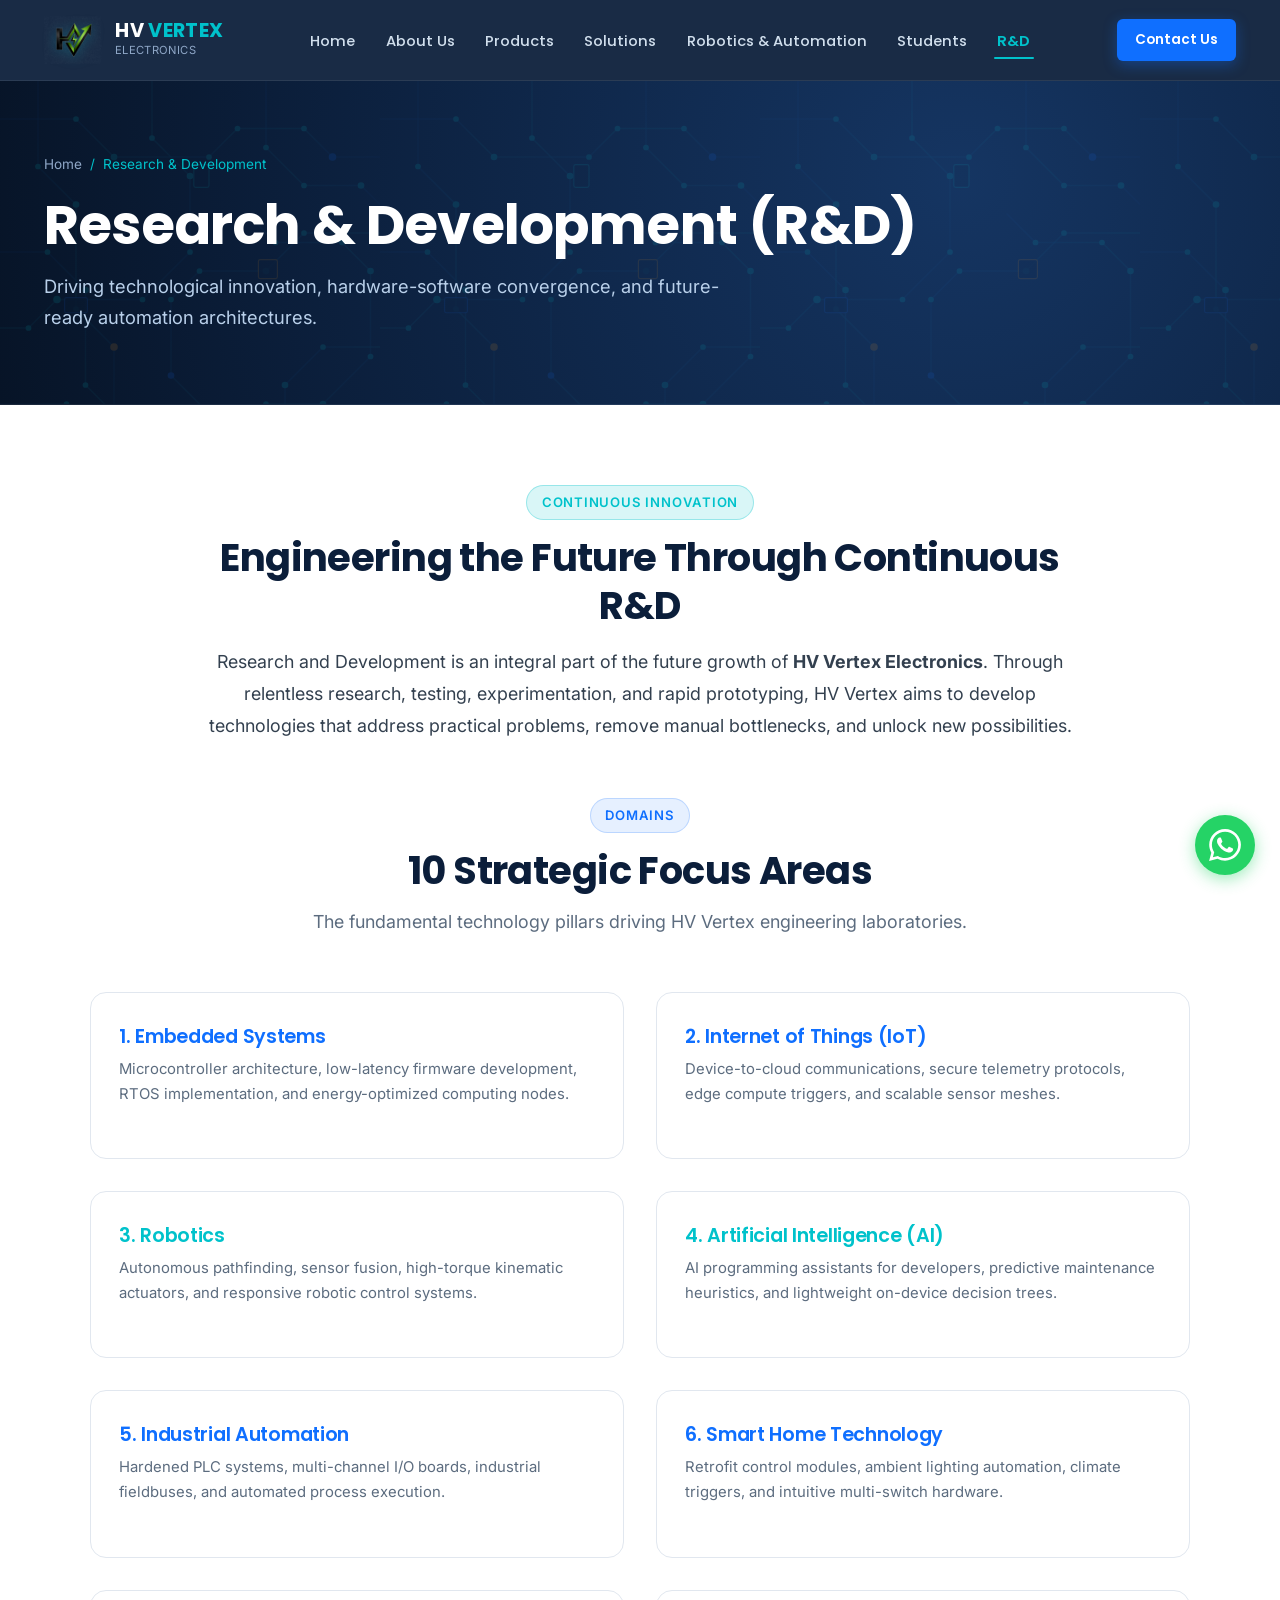
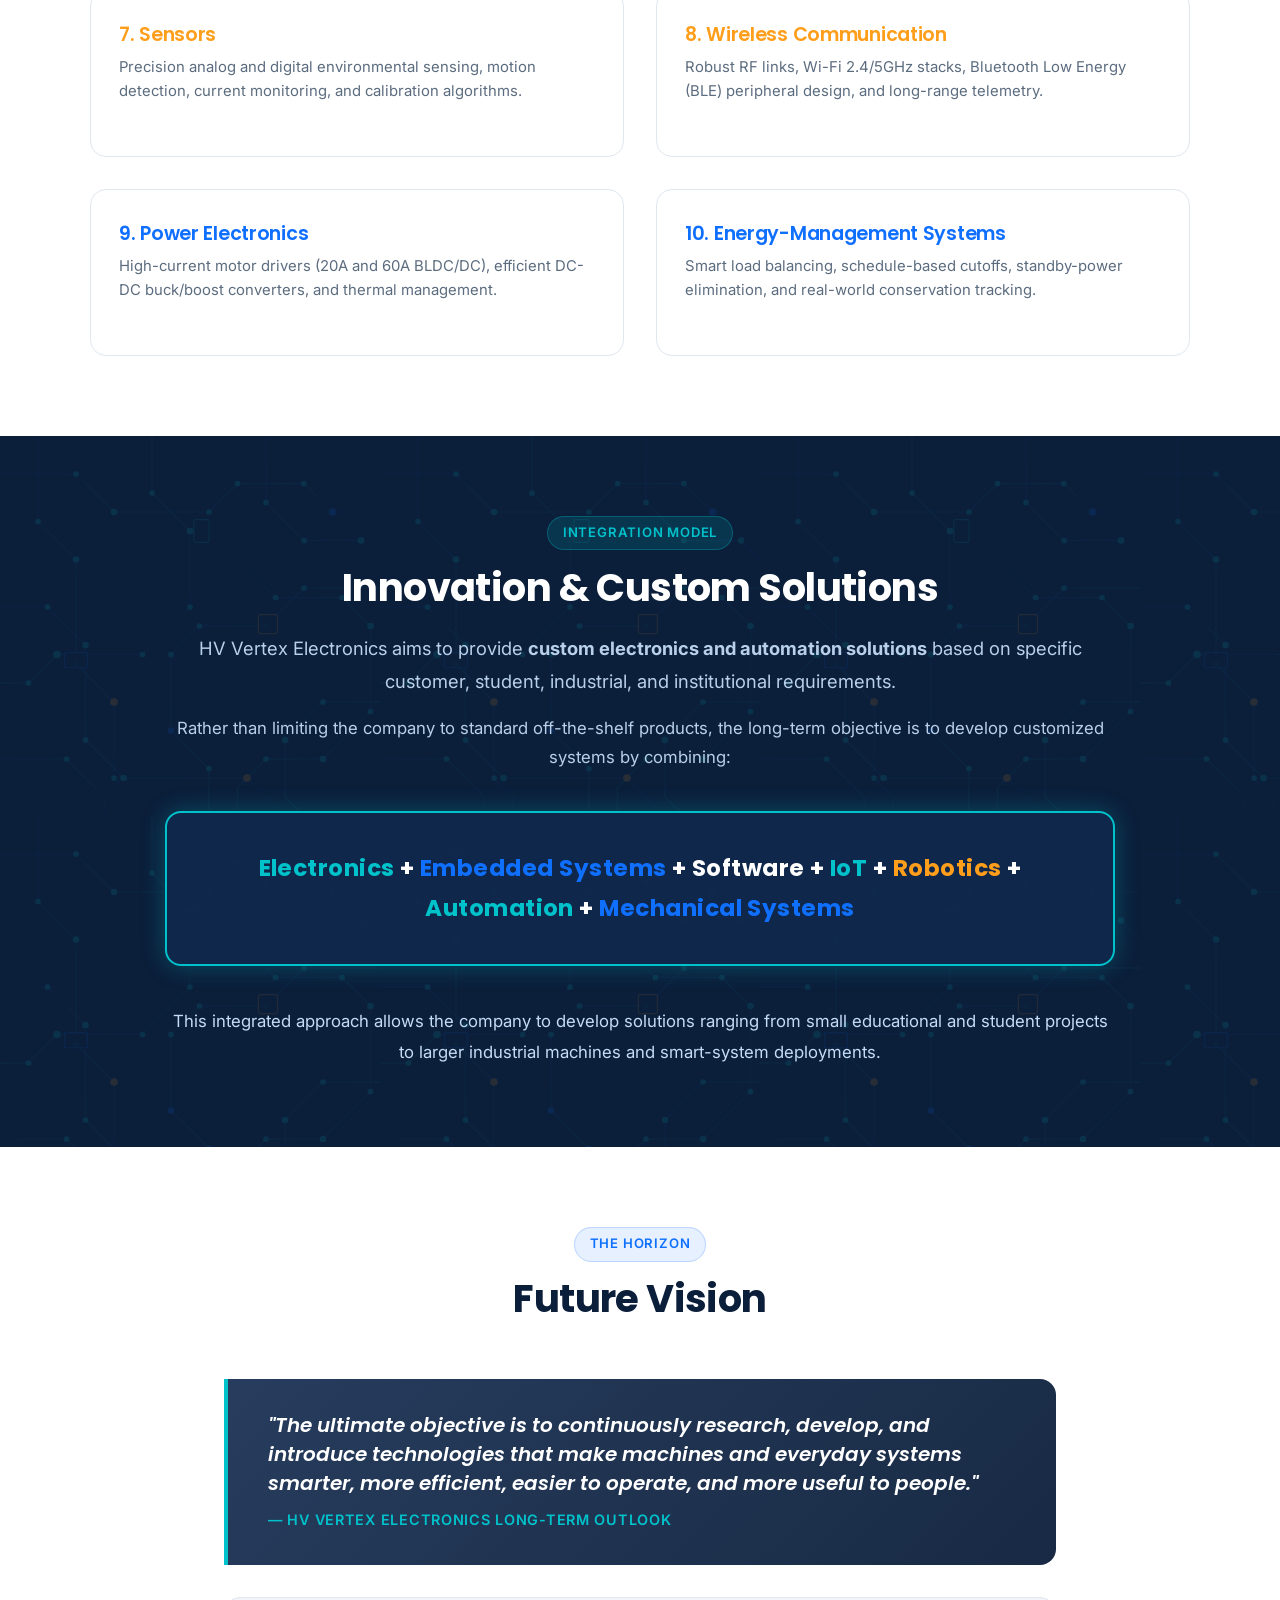
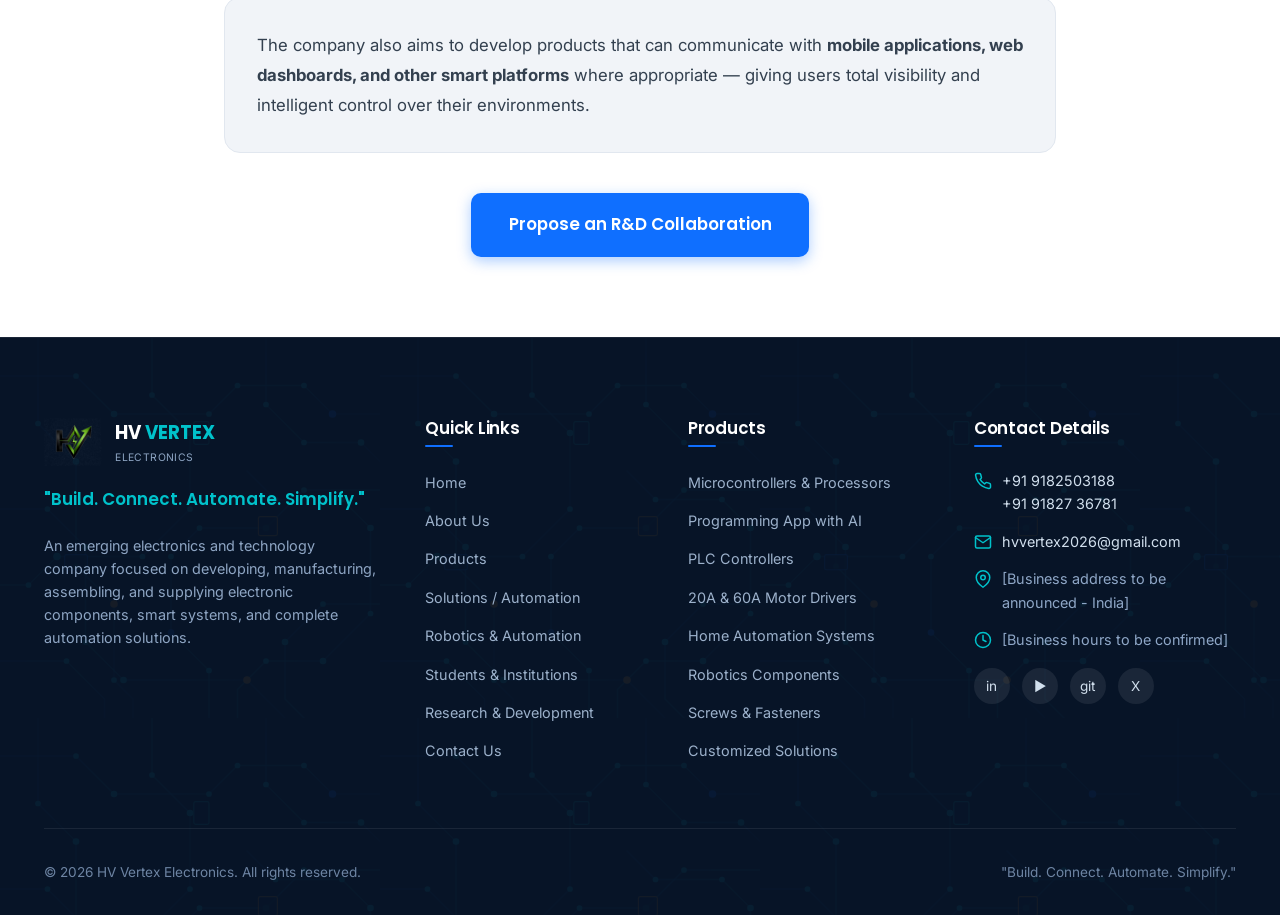
<file: rnd.html>
<!DOCTYPE html>
<html lang="en">
<head>
  <meta charset="UTF-8">
  <meta name="viewport" content="width=device-width, initial-scale=1.0">
  <title>Research &amp; Development | HV Vertex Electronics</title>
  <meta name="description" content="Explore Research and Development at HV Vertex Electronics across 10 strategic domains including Embedded Systems, AI, IoT, Power Electronics, and Robotics.">
  <link rel="icon" type="image/png" href="assets/images/favicon.png">
  <link rel="stylesheet" href="css/style.css">
</head>
<body>

  <!-- Sticky Navbar -->
  <header class="navbar" id="navbar">
    <div class="container navbar-inner">
      <a href="index.html" class="nav-brand" aria-label="HV Vertex Electronics Home">
        <img src="assets/images/logo-transparent.png" alt="HV Vertex Electronics Logo" class="nav-logo-img">
        <div class="brand-text">
          <span class="brand-title">HV <span>VERTEX</span></span>
          <span class="brand-tagline-micro">ELECTRONICS</span>
        </div>
      </a>

      <nav aria-label="Primary Navigation">
        <ul class="nav-menu">
          <li><a href="index.html" class="nav-link">Home</a></li>
          <li><a href="about.html" class="nav-link">About Us</a></li>
          <li><a href="products.html" class="nav-link">Products</a></li>
          <li><a href="solutions.html" class="nav-link">Solutions</a></li>
          <li><a href="robotics-automation.html" class="nav-link">Robotics &amp; Automation</a></li>
          <li><a href="students-institutions.html" class="nav-link">Students</a></li>
          <li><a href="rnd.html" class="nav-link active">R&amp;D</a></li>
        </ul>
      </nav>

      <div class="nav-actions">
        <a href="contact.html" class="btn btn-primary btn-sm">Contact Us</a>
        <button class="nav-hamburger" id="hamburgerBtn" aria-label="Toggle Navigation Menu" aria-expanded="false">
          <svg xmlns="http://www.w3.org/2000/svg" width="26" height="26" viewBox="0 0 24 24" fill="none" stroke="currentColor" stroke-width="2" stroke-linecap="round" stroke-linejoin="round"><line x1="3" y1="12" x2="21" y2="12"></line><line x1="3" y1="6" x2="21" y2="6"></line><line x1="3" y1="18" x2="21" y2="18"></line></svg>
        </button>
      </div>
    </div>

    <!-- Mobile Nav Drawer -->
    <div class="mobile-nav-drawer" id="mobileNavDrawer">
      <ul class="mobile-nav-links">
        <li><a href="index.html">Home</a></li>
        <li><a href="about.html">About Us</a></li>
        <li><a href="products.html">Products</a></li>
        <li><a href="solutions.html">Solutions / Automation</a></li>
        <li><a href="robotics-automation.html">Robotics &amp; Industrial Automation</a></li>
        <li><a href="students-institutions.html">For Students &amp; Institutions</a></li>
        <li><a href="rnd.html" class="active">Research &amp; Development</a></li>
        <li><a href="contact.html">Contact Us</a></li>
      </ul>
      <div style="display:flex; flex-direction:column; gap:0.75rem; margin-top:0.5rem;">
        <a href="contact.html" class="btn btn-primary btn-sm" style="width:100%;">Contact Us</a>
      </div>
    </div>
  </header>

  <!-- Page Header -->
  <section class="page-header circuit-bg">
    <div class="container">
      <div class="breadcrumb">
        <a href="index.html">Home</a>
        <span>/</span>
        <span>Research &amp; Development</span>
      </div>
      <h1>Research &amp; Development (R&amp;D)</h1>
      <p>Driving technological innovation, hardware-software convergence, and future-ready automation architectures.</p>
    </div>
  </section>

  <!-- R&D Intro -->
  <section class="section">
    <div class="container">
      <div style="max-width: 900px; margin: 0 auto 3.5rem auto; text-align: center;">
        <div class="badge-tag badge-cyan">Continuous Innovation</div>
        <h2>Engineering the Future Through Continuous R&amp;D</h2>
        <p style="font-size: 1.12rem; line-height: 1.8; color: var(--color-dark-grey); margin-top: 1rem;">
          Research and Development is an integral part of the future growth of <strong>HV Vertex Electronics</strong>. Through relentless research, testing, experimentation, and rapid prototyping, HV Vertex aims to develop technologies that address practical problems, remove manual bottlenecks, and unlock new possibilities.
        </p>
      </div>

      <!-- 10 R&D Focus Areas (Section 7.7 / Section 4.2 / Page 8) -->
      <div class="section-header">
        <div class="badge-tag badge-blue">Domains</div>
        <h2>10 Strategic Focus Areas</h2>
        <p class="section-subtitle">The fundamental technology pillars driving HV Vertex engineering laboratories.</p>
      </div>

      <div class="grid-2" style="max-width: 1100px; margin: 0 auto;">
        
        <div class="category-card fade-in-up">
          <h4 style="color:var(--color-electric-blue); margin-bottom: 0.5rem;">1. Embedded Systems</h4>
          <p>Microcontroller architecture, low-latency firmware development, RTOS implementation, and energy-optimized computing nodes.</p>
        </div>

        <div class="category-card fade-in-up">
          <h4 style="color:var(--color-electric-blue); margin-bottom: 0.5rem;">2. Internet of Things (IoT)</h4>
          <p>Device-to-cloud communications, secure telemetry protocols, edge compute triggers, and scalable sensor meshes.</p>
        </div>

        <div class="category-card fade-in-up">
          <h4 style="color:var(--color-cyan); margin-bottom: 0.5rem;">3. Robotics</h4>
          <p>Autonomous pathfinding, sensor fusion, high-torque kinematic actuators, and responsive robotic control systems.</p>
        </div>

        <div class="category-card fade-in-up">
          <h4 style="color:var(--color-cyan); margin-bottom: 0.5rem;">4. Artificial Intelligence (AI)</h4>
          <p>AI programming assistants for developers, predictive maintenance heuristics, and lightweight on-device decision trees.</p>
        </div>

        <div class="category-card fade-in-up">
          <h4 style="color:var(--color-electric-blue); margin-bottom: 0.5rem;">5. Industrial Automation</h4>
          <p>Hardened PLC systems, multi-channel I/O boards, industrial fieldbuses, and automated process execution.</p>
        </div>

        <div class="category-card fade-in-up">
          <h4 style="color:var(--color-electric-blue); margin-bottom: 0.5rem;">6. Smart Home Technology</h4>
          <p>Retrofit control modules, ambient lighting automation, climate triggers, and intuitive multi-switch hardware.</p>
        </div>

        <div class="category-card fade-in-up">
          <h4 style="color:var(--color-amber); margin-bottom: 0.5rem;">7. Sensors</h4>
          <p>Precision analog and digital environmental sensing, motion detection, current monitoring, and calibration algorithms.</p>
        </div>

        <div class="category-card fade-in-up">
          <h4 style="color:var(--color-amber); margin-bottom: 0.5rem;">8. Wireless Communication</h4>
          <p>Robust RF links, Wi-Fi 2.4/5GHz stacks, Bluetooth Low Energy (BLE) peripheral design, and long-range telemetry.</p>
        </div>

        <div class="category-card fade-in-up">
          <h4 style="color:var(--color-electric-blue); margin-bottom: 0.5rem;">9. Power Electronics</h4>
          <p>High-current motor drivers (20A and 60A BLDC/DC), efficient DC-DC buck/boost converters, and thermal management.</p>
        </div>

        <div class="category-card fade-in-up">
          <h4 style="color:var(--color-electric-blue); margin-bottom: 0.5rem;">10. Energy-Management Systems</h4>
          <p>Smart load balancing, schedule-based cutoffs, standby-power elimination, and real-world conservation tracking.</p>
        </div>

      </div>
    </div>
  </section>

  <!-- Innovation & Custom Solutions Section (The Multi-Discipline Model - Section 7.7 / Section 5 of About PDF) -->
  <section class="section bg-navy circuit-bg">
    <div class="container">
      <div style="max-width: 950px; margin: 0 auto; text-align: center;">
        <div class="badge-tag badge-cyan">Integration Model</div>
        <h2 style="color: var(--color-white); margin-bottom: 1.25rem;">Innovation &amp; Custom Solutions</h2>
        <p style="color: #b9d0ea; font-size: 1.15rem; line-height: 1.8;">
          HV Vertex Electronics aims to provide <strong>custom electronics and automation solutions</strong> based on specific customer, student, industrial, and institutional requirements.
        </p>

        <p style="color: #b9d0ea; font-size: 1.05rem; line-height: 1.7; margin-top: 1rem;">
          Rather than limiting the company to standard off-the-shelf products, the long-term objective is to develop customized systems by combining:
        </p>

        <!-- The Six-Discipline Integration Formula -->
        <div style="background: rgba(16, 40, 76, 0.9); border: 2px solid var(--color-cyan); border-radius: var(--radius-lg); padding: 2.25rem 1.5rem; margin: 2.5rem 0; box-shadow: var(--shadow-glow-cyan);">
          <div style="font-family: var(--font-heading); font-size: clamp(1.1rem, 2.5vw, 1.45rem); font-weight: 700; color: var(--color-white); line-height: 1.7; letter-spacing: 0.02em;">
            <span style="color:var(--color-cyan);">Electronics</span> + 
            <span style="color:var(--color-electric-blue);">Embedded Systems</span> + 
            <span style="color:var(--color-white);">Software</span> + 
            <span style="color:var(--color-cyan);">IoT</span> + 
            <span style="color:var(--color-amber);">Robotics</span> + 
            <span style="color:var(--color-cyan);">Automation</span> + 
            <span style="color:var(--color-electric-blue);">Mechanical Systems</span>
          </div>
        </div>

        <p style="color: #c5dcf7; font-size: 1.05rem; line-height: 1.8;">
          This integrated approach allows the company to develop solutions ranging from small educational and student projects to larger industrial machines and smart-system deployments.
        </p>
      </div>
    </div>
  </section>

  <!-- Future Vision Closing Statement (Section 7.7 / Page 9) -->
  <section class="section">
    <div class="container container-narrow">
      <div class="section-header">
        <div class="badge-tag badge-blue">The Horizon</div>
        <h2>Future Vision</h2>
      </div>

      <div class="quote-box" style="margin: 0 0 2rem 0;">
        <p class="quote-text" style="font-size: 1.25rem;">
          "The ultimate objective is to continuously research, develop, and introduce technologies that make machines and everyday systems smarter, more efficient, easier to operate, and more useful to people."
        </p>
        <span class="quote-author">— HV Vertex Electronics Long-Term Outlook</span>
      </div>

      <div style="background: var(--color-light-grey); border-radius: var(--radius-lg); padding: 2rem; border: 1px solid var(--color-border-light);">
        <p style="font-size: 1.05rem; line-height: 1.8; color: var(--color-dark-grey); margin: 0;">
          The company also aims to develop products that can communicate with <strong>mobile applications, web dashboards, and other smart platforms</strong> where appropriate — giving users total visibility and intelligent control over their environments.
        </p>
      </div>

      <div style="text-align: center; margin-top: 2.5rem;">
        <a href="contact.html?subject=RnD%20Collaboration" class="btn btn-primary btn-lg">Propose an R&amp;D Collaboration</a>
      </div>
    </div>
  </section>

  <!-- Footer -->
  <footer class="footer circuit-bg circuit-bg-subtle">
    <div class="container">
      <div class="footer-grid">
        <div class="footer-brand">
          <div class="footer-logo-row">
            <img src="assets/images/logo-transparent.png" alt="HV Vertex Electronics" class="footer-logo-img">
            <div>
              <span style="font-family:var(--font-heading); font-size:1.15rem; font-weight:700; color:#fff;">HV <span style="color:var(--color-cyan)">VERTEX</span></span>
              <div style="font-size:0.65rem; color:#8ea5c3; letter-spacing:0.04em;">ELECTRONICS</div>
            </div>
          </div>
          <div class="footer-tagline">"Build. Connect. Automate. Simplify."</div>
          <p class="footer-desc">
            An emerging electronics and technology company focused on developing, manufacturing, assembling, and supplying electronic components, smart systems, and complete automation solutions.
          </p>
        </div>

        <div class="footer-col">
          <h4>Quick Links</h4>
          <ul class="footer-links">
            <li><a href="index.html">Home</a></li>
            <li><a href="about.html">About Us</a></li>
            <li><a href="products.html">Products</a></li>
            <li><a href="solutions.html">Solutions / Automation</a></li>
            <li><a href="robotics-automation.html">Robotics &amp; Automation</a></li>
            <li><a href="students-institutions.html">Students &amp; Institutions</a></li>
            <li><a href="rnd.html">Research &amp; Development</a></li>
            <li><a href="contact.html">Contact Us</a></li>
          </ul>
        </div>

        <div class="footer-col">
          <h4>Products</h4>
          <ul class="footer-links">
            <li><a href="products.html">Microcontrollers &amp; Processors</a></li>
            <li><a href="products.html">Programming App with AI</a></li>
            <li><a href="products.html">PLC Controllers</a></li>
            <li><a href="products.html">20A &amp; 60A Motor Drivers</a></li>
            <li><a href="products.html">Home Automation Systems</a></li>
            <li><a href="products.html">Robotics Components</a></li>
            <li><a href="products.html">Screws &amp; Fasteners</a></li>
            <li><a href="products.html">Customized Solutions</a></li>
          </ul>
        </div>

        <div class="footer-col">
          <h4>Contact Details</h4>
          <div class="footer-contact-details">
            <div class="footer-contact-item">
              <svg xmlns="http://www.w3.org/2000/svg" width="18" height="18" viewBox="0 0 24 24" fill="none" stroke="currentColor" stroke-width="2" stroke-linecap="round" stroke-linejoin="round"><path d="M22 16.92v3a2 2 0 0 1-2.18 2 19.79 19.79 0 0 1-8.63-3.07 19.5 19.5 0 0 1-6-6 19.79 19.79 0 0 1-3.07-8.67A2 2 0 0 1 4.11 2h3a2 2 0 0 1 2 1.72 12.84 12.84 0 0 0 .7 2.81 2 2 0 0 1-.45 2.11L8.09 9.91a16 16 0 0 0 6 6l1.27-1.27a2 2 0 0 1 2.11-.45 12.84 12.84 0 0 0 2.81.7A2 2 0 0 1 22 16.92z"></path></svg>
              <div>
                <a href="tel:9182503188">+91 9182503188</a><br>
                <a href="tel:9182736781">+91 91827 36781</a>
              </div>
            </div>

            <div class="footer-contact-item">
              <svg xmlns="http://www.w3.org/2000/svg" width="18" height="18" viewBox="0 0 24 24" fill="none" stroke="currentColor" stroke-width="2" stroke-linecap="round" stroke-linejoin="round"><path d="M4 4h16c1.1 0 2 .9 2 2v12c0 1.1-.9 2-2 2H4c-1.1 0-2-.9-2-2V6c0-1.1.9-2 2-2z"></path><polyline points="22,6 12,13 2,6"></polyline></svg>
              <div><a href="mailto:hvvertex2026@gmail.com">hvvertex2026@gmail.com</a></div>
            </div>

            <div class="footer-contact-item">
              <svg xmlns="http://www.w3.org/2000/svg" width="18" height="18" viewBox="0 0 24 24" fill="none" stroke="currentColor" stroke-width="2" stroke-linecap="round" stroke-linejoin="round"><path d="M21 10c0 7-9 13-9 13s-9-6-9-13a9 9 0 0 1 18 0z"></path><circle cx="12" cy="10" r="3"></circle></svg>
              <div><span style="color:#8fa7c7;">[Business address to be announced - India]</span></div>
            </div>

            <div class="footer-contact-item">
              <svg xmlns="http://www.w3.org/2000/svg" width="18" height="18" viewBox="0 0 24 24" fill="none" stroke="currentColor" stroke-width="2" stroke-linecap="round" stroke-linejoin="round"><circle cx="12" cy="12" r="10"></circle><polyline points="12 6 12 12 16 14"></polyline></svg>
              <div><span style="color:#8fa7c7;">[Business hours to be confirmed]</span></div>
            </div>
          </div>

          <div class="social-placeholder-row">
            <a href="#" class="social-icon-btn" title="LinkedIn (Placeholder)">in</a>
            <a href="#" class="social-icon-btn" title="YouTube (Placeholder)">▶</a>
            <a href="#" class="social-icon-btn" title="GitHub (Placeholder)">git</a>
            <a href="#" class="social-icon-btn" title="Twitter/X (Placeholder)">X</a>
          </div>
        </div>
      </div>

      <div class="footer-bottom">
        <div>&copy; 2026 HV Vertex Electronics. All rights reserved.</div>
        <div><span>"Build. Connect. Automate. Simplify."</span></div>
      </div>
    </div>
  </footer>

  <a href="https://wa.me/919182503188" target="_blank" rel="noopener noreferrer" class="floating-whatsapp" aria-label="Chat directly on WhatsApp">
    <svg xmlns="http://www.w3.org/2000/svg" width="30" height="30" fill="currentColor" viewBox="0 0 24 24"><path d="M.057 24l1.687-6.163c-1.041-1.804-1.588-3.849-1.587-5.946.003-6.556 5.338-11.891 11.893-11.891 3.181.001 6.167 1.24 8.413 3.488 2.245 2.248 3.481 5.236 3.48 8.414-.003 6.557-5.338 11.892-11.893 11.892-1.99-.001-3.951-.5-5.688-1.448l-6.305 1.654zm6.597-3.807c1.676.995 3.276 1.591 5.392 1.592 5.448 0 9.886-4.434 9.889-9.885.002-5.462-4.415-9.89-9.881-9.892-5.452 0-9.887 4.434-9.889 9.884-.001 2.225.651 3.891 1.746 5.634l-.999 3.648 3.742-.981zm11.387-5.464c-.074-.124-.272-.198-.57-.347-.297-.149-1.758-.868-2.031-.967-.272-.099-.47-.149-.669.149-.198.297-.768.967-.941 1.165-.173.198-.347.223-.644.074-.297-.149-1.255-.462-2.39-1.475-.883-.788-1.48-1.761-1.653-2.059-.173-.297-.018-.458.13-.606.134-.133.297-.347.446-.521.151-.172.2-.296.3-.495.099-.198.05-.372-.025-.521-.075-.148-.669-1.611-.916-2.206-.242-.579-.487-.501-.669-.51l-.57-.01c-.198 0-.52.074-.792.372s-1.04 1.016-1.04 2.479 1.065 2.876 1.213 3.074c.149.198 2.095 3.2 5.076 4.487.709.306 1.263.489 1.694.626.712.226 1.36.194 1.872.118.571-.085 1.758-.719 2.006-1.413.248-.695.248-1.29.173-1.414z"/></svg>
  </a>

  <script src="js/main.js"></script>
</body>
</html>
</file>
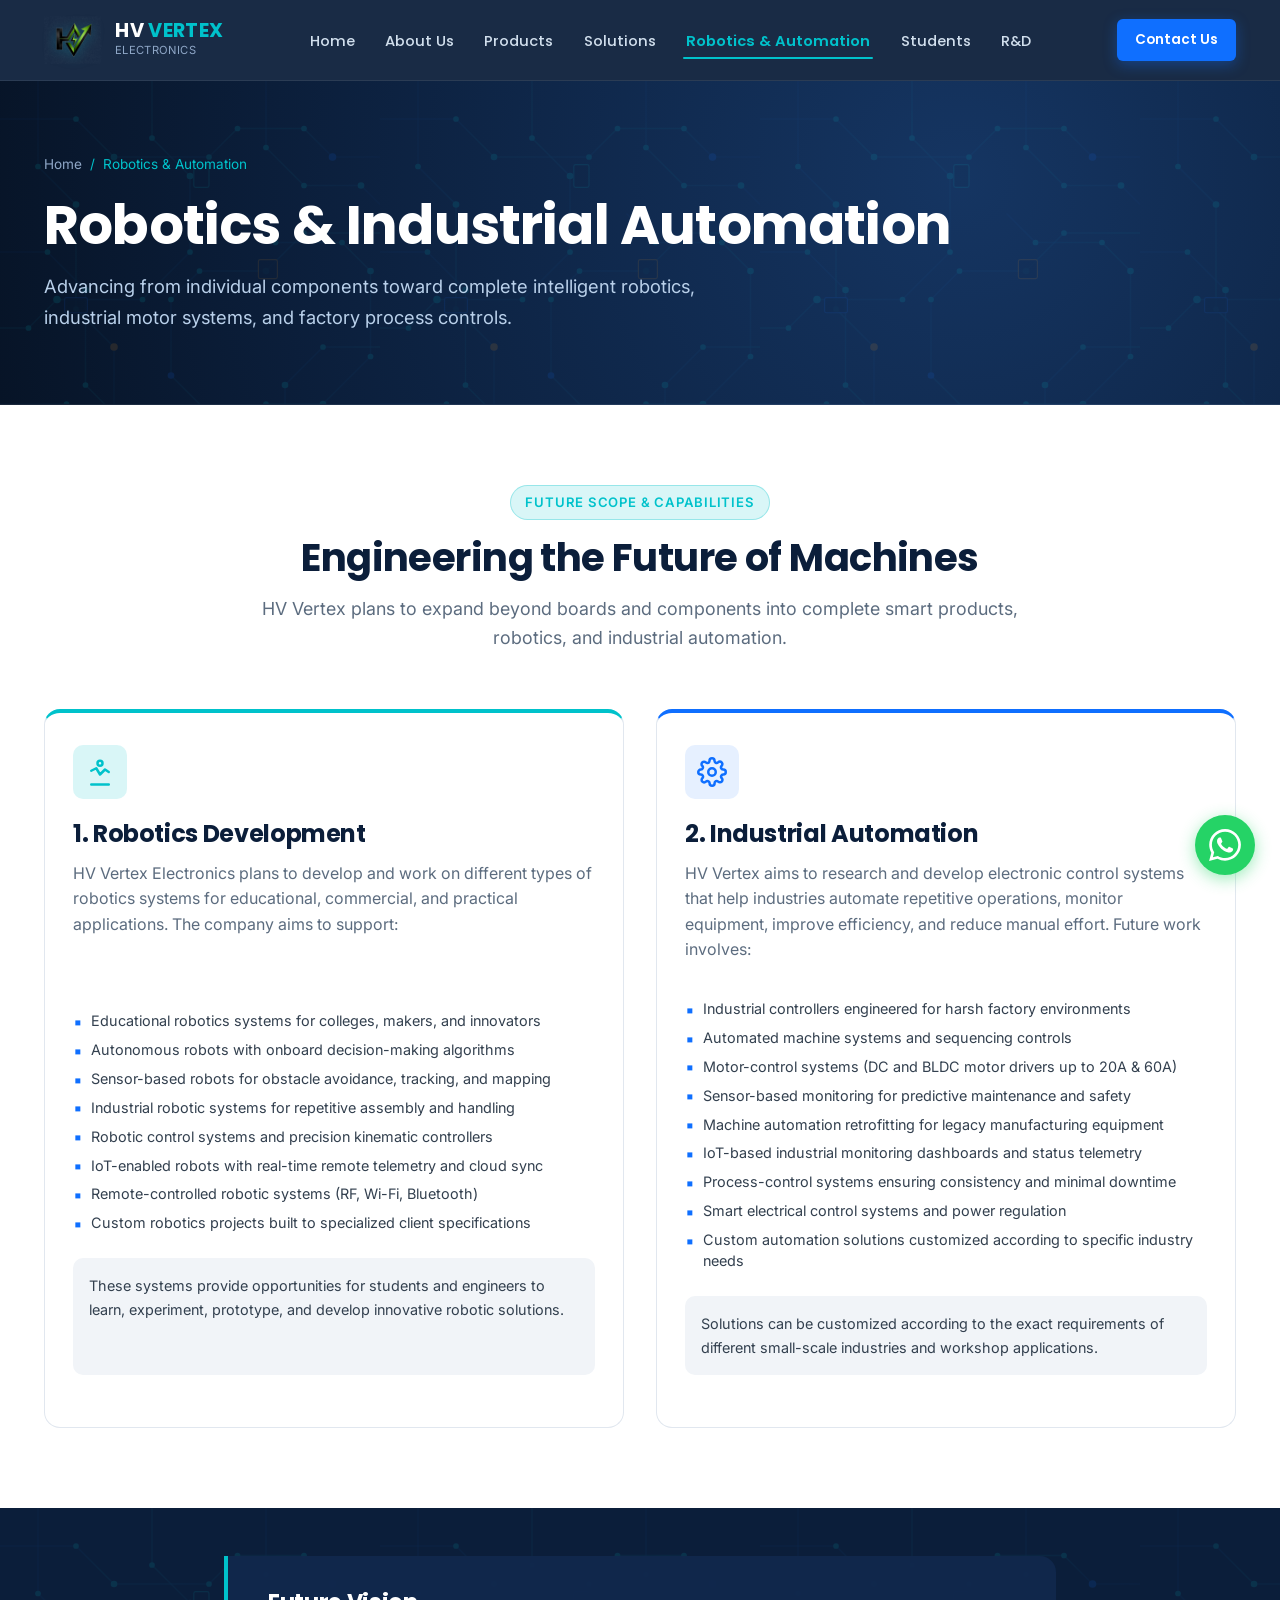
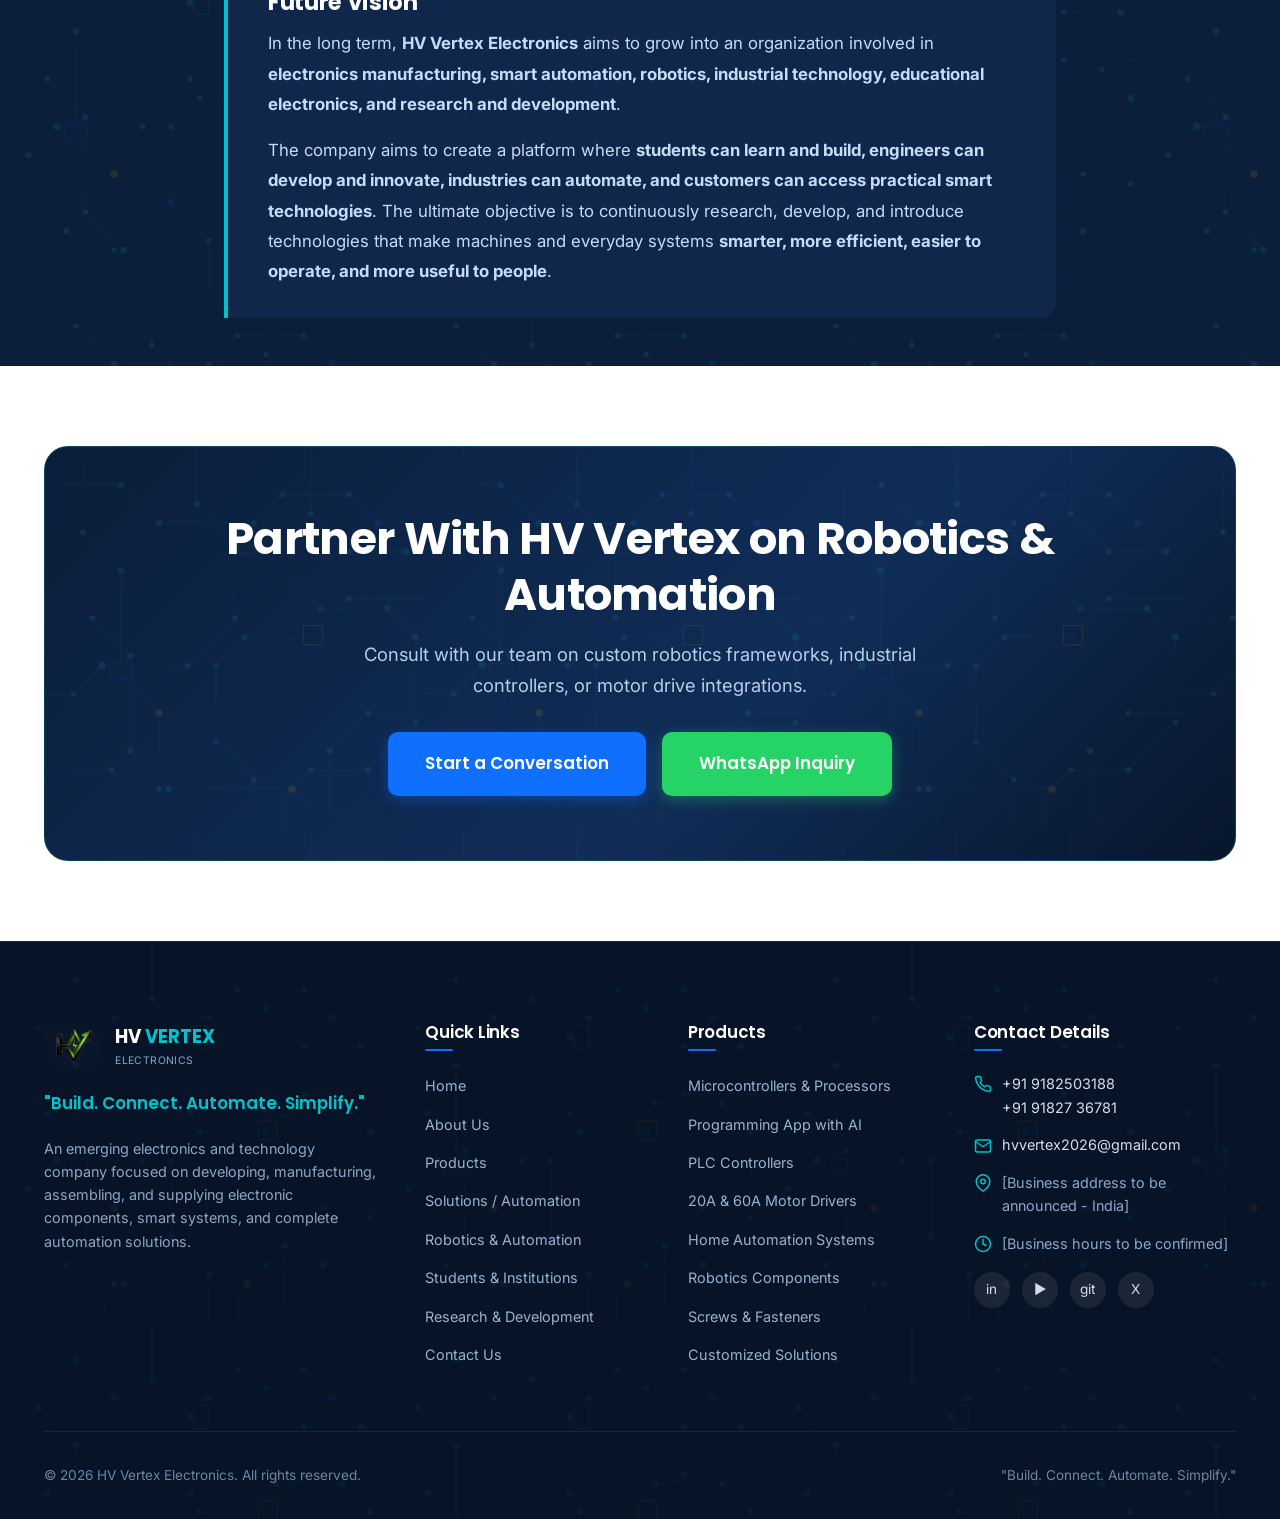
<file: robotics-automation.html>
<!DOCTYPE html>
<html lang="en">
<head>
  <meta charset="UTF-8">
  <meta name="viewport" content="width=device-width, initial-scale=1.0">
  <title>Robotics &amp; Industrial Automation | HV Vertex Electronics</title>
  <meta name="description" content="Explore HV Vertex Electronics future scope in Robotics Development and Industrial Automation: autonomous robotics, industrial controllers, motor drivers, and IoT monitoring.">
  <link rel="icon" type="image/png" href="assets/images/favicon.png">
  <link rel="stylesheet" href="css/style.css">
</head>
<body>

  <!-- Sticky Navbar -->
  <header class="navbar" id="navbar">
    <div class="container navbar-inner">
      <a href="index.html" class="nav-brand" aria-label="HV Vertex Electronics Home">
        <img src="assets/images/logo-transparent.png" alt="HV Vertex Electronics Logo" class="nav-logo-img">
        <div class="brand-text">
          <span class="brand-title">HV <span>VERTEX</span></span>
          <span class="brand-tagline-micro">ELECTRONICS</span>
        </div>
      </a>

      <nav aria-label="Primary Navigation">
        <ul class="nav-menu">
          <li><a href="index.html" class="nav-link">Home</a></li>
          <li><a href="about.html" class="nav-link">About Us</a></li>
          <li><a href="products.html" class="nav-link">Products</a></li>
          <li><a href="solutions.html" class="nav-link">Solutions</a></li>
          <li><a href="robotics-automation.html" class="nav-link active">Robotics &amp; Automation</a></li>
          <li><a href="students-institutions.html" class="nav-link">Students</a></li>
          <li><a href="rnd.html" class="nav-link">R&amp;D</a></li>
        </ul>
      </nav>

      <div class="nav-actions">
        <a href="contact.html" class="btn btn-primary btn-sm">Contact Us</a>
        <button class="nav-hamburger" id="hamburgerBtn" aria-label="Toggle Navigation Menu" aria-expanded="false">
          <svg xmlns="http://www.w3.org/2000/svg" width="26" height="26" viewBox="0 0 24 24" fill="none" stroke="currentColor" stroke-width="2" stroke-linecap="round" stroke-linejoin="round"><line x1="3" y1="12" x2="21" y2="12"></line><line x1="3" y1="6" x2="21" y2="6"></line><line x1="3" y1="18" x2="21" y2="18"></line></svg>
        </button>
      </div>
    </div>

    <!-- Mobile Nav Drawer -->
    <div class="mobile-nav-drawer" id="mobileNavDrawer">
      <ul class="mobile-nav-links">
        <li><a href="index.html">Home</a></li>
        <li><a href="about.html">About Us</a></li>
        <li><a href="products.html">Products</a></li>
        <li><a href="solutions.html">Solutions / Automation</a></li>
        <li><a href="robotics-automation.html" class="active">Robotics &amp; Industrial Automation</a></li>
        <li><a href="students-institutions.html">For Students &amp; Institutions</a></li>
        <li><a href="rnd.html">Research &amp; Development</a></li>
        <li><a href="contact.html">Contact Us</a></li>
      </ul>
      <div style="display:flex; flex-direction:column; gap:0.75rem; margin-top:0.5rem;">
        <a href="contact.html" class="btn btn-primary btn-sm" style="width:100%;">Contact Us</a>
      </div>
    </div>
  </header>

  <!-- Page Header -->
  <section class="page-header circuit-bg">
    <div class="container">
      <div class="breadcrumb">
        <a href="index.html">Home</a>
        <span>/</span>
        <span>Robotics &amp; Automation</span>
      </div>
      <h1>Robotics &amp; Industrial Automation</h1>
      <p>Advancing from individual components toward complete intelligent robotics, industrial motor systems, and factory process controls.</p>
    </div>
  </section>

  <!-- Two-Column Layout (Section 7.5 & Section 4.2 Table) -->
  <section class="section">
    <div class="container">
      <div class="section-header">
        <div class="badge-tag badge-cyan">Future Scope &amp; Capabilities</div>
        <h2>Engineering the Future of Machines</h2>
        <p class="section-subtitle">
          HV Vertex plans to expand beyond boards and components into complete smart products, robotics, and industrial automation.
        </p>
      </div>

      <div class="grid-2">
        
        <!-- Column 1: Robotics Development -->
        <div class="category-card fade-in-up" style="border-top: 4px solid var(--color-cyan);">
          <div class="card-icon-wrap" style="background: rgba(0, 194, 203, 0.15); color: var(--color-cyan);">
            <svg xmlns="http://www.w3.org/2000/svg" width="30" height="30" viewBox="0 0 24 24" fill="none" stroke="currentColor" stroke-width="2" stroke-linecap="round" stroke-linejoin="round"><circle cx="12" cy="5" r="2"></circle><path d="M5 22h14"></path><path d="M5 11l4-2 3 5 4-4 3 2"></path></svg>
          </div>
          <h3 style="font-size: 1.5rem; margin-bottom: 0.75rem;">1. Robotics Development</h3>
          <p style="font-size: 1rem; line-height: 1.6; color: var(--color-muted-grey);">
            HV Vertex Electronics plans to develop and work on different types of robotics systems for educational, commercial, and practical applications. The company aims to support:
          </p>

          <ul class="product-bullets" style="margin-top: 1rem;">
            <li>Educational robotics systems for colleges, makers, and innovators</li>
            <li>Autonomous robots with onboard decision-making algorithms</li>
            <li>Sensor-based robots for obstacle avoidance, tracking, and mapping</li>
            <li>Industrial robotic systems for repetitive assembly and handling</li>
            <li>Robotic control systems and precision kinematic controllers</li>
            <li>IoT-enabled robots with real-time remote telemetry and cloud sync</li>
            <li>Remote-controlled robotic systems (RF, Wi-Fi, Bluetooth)</li>
            <li>Custom robotics projects built to specialized client specifications</li>
          </ul>

          <p style="font-size: 0.9rem; color: var(--color-dark-grey); background: var(--color-light-grey); padding: 1rem; border-radius: var(--radius-md); margin-top: auto;">
            These systems provide opportunities for students and engineers to learn, experiment, prototype, and develop innovative robotic solutions.
          </p>
        </div>

        <!-- Column 2: Industrial Automation -->
        <div class="category-card fade-in-up" style="border-top: 4px solid var(--color-electric-blue);">
          <div class="card-icon-wrap" style="background: var(--color-electric-blue-light); color: var(--color-electric-blue);">
            <svg xmlns="http://www.w3.org/2000/svg" width="30" height="30" viewBox="0 0 24 24" fill="none" stroke="currentColor" stroke-width="2" stroke-linecap="round" stroke-linejoin="round"><circle cx="12" cy="12" r="3"></circle><path d="M19.4 15a1.65 1.65 0 0 0 .33 1.82l.06.06a2 2 0 0 1 0 2.83 2 2 0 0 1-2.83 0l-.06-.06a1.65 1.65 0 0 0-1.82-.33 1.65 1.65 0 0 0-1 1.51V21a2 2 0 0 1-2 2 2 2 0 0 1-2-2v-.09A1.65 1.65 0 0 0 9 19.4a1.65 1.65 0 0 0-1.82.33l-.06.06a2 2 0 0 1-2.83 0 2 2 0 0 1 0-2.83l.06-.06a1.65 1.65 0 0 0 .33-1.82 1.65 1.65 0 0 0-1.51-1H3a2 2 0 0 1-2-2 2 2 0 0 1 2-2h.09A1.65 1.65 0 0 0 4.6 9a1.65 1.65 0 0 0-.33-1.82l-.06-.06a2 2 0 0 1 0-2.83 2 2 0 0 1 2.83 0l.06.06a1.65 1.65 0 0 0 1.82.33H9a1.65 1.65 0 0 0 1-1.51V3a2 2 0 0 1 2-2 2 2 0 0 1 2 2v.09a1.65 1.65 0 0 0 1 1.51 1.65 1.65 0 0 0 1.82-.33l.06-.06a2 2 0 0 1 2.83 0 2 2 0 0 1 0 2.83l-.06.06a1.65 1.65 0 0 0-.33 1.82V9a1.65 1.65 0 0 0 1.51 1H21a2 2 0 0 1 2 2 2 2 0 0 1-2 2h-.09a1.65 1.65 0 0 0-1.51 1z"></path></svg>
          </div>
          <h3 style="font-size: 1.5rem; margin-bottom: 0.75rem;">2. Industrial Automation</h3>
          <p style="font-size: 1rem; line-height: 1.6; color: var(--color-muted-grey);">
            HV Vertex aims to research and develop electronic control systems that help industries automate repetitive operations, monitor equipment, improve efficiency, and reduce manual effort. Future work involves:
          </p>

          <ul class="product-bullets" style="margin-top: 1rem;">
            <li>Industrial controllers engineered for harsh factory environments</li>
            <li>Automated machine systems and sequencing controls</li>
            <li>Motor-control systems (DC and BLDC motor drivers up to 20A &amp; 60A)</li>
            <li>Sensor-based monitoring for predictive maintenance and safety</li>
            <li>Machine automation retrofitting for legacy manufacturing equipment</li>
            <li>IoT-based industrial monitoring dashboards and status telemetry</li>
            <li>Process-control systems ensuring consistency and minimal downtime</li>
            <li>Smart electrical control systems and power regulation</li>
            <li>Custom automation solutions customized according to specific industry needs</li>
          </ul>

          <p style="font-size: 0.9rem; color: var(--color-dark-grey); background: var(--color-light-grey); padding: 1rem; border-radius: var(--radius-md); margin-top: auto;">
            Solutions can be customized according to the exact requirements of different small-scale industries and workshop applications.
          </p>
        </div>

      </div>
    </div>
  </section>

  <!-- Future Vision Closing Paragraph (Section 7.5 / Section 4.2 / Section 9 of About PDF) -->
  <section class="section-sm bg-navy circuit-bg">
    <div class="container container-narrow">
      <div class="quote-box" style="margin: 0; background: rgba(16, 40, 76, 0.95); border-left-color: var(--color-cyan);">
        <h3 style="color: var(--color-white); font-size: 1.4rem; margin-bottom: 0.75rem;">Future Vision</h3>
        <p style="color: #c5dcf7; font-size: 1.05rem; line-height: 1.8;">
          In the long term, <strong>HV Vertex Electronics</strong> aims to grow into an organization involved in <strong>electronics manufacturing, smart automation, robotics, industrial technology, educational electronics, and research and development</strong>.
        </p>
        <p style="color: #c5dcf7; font-size: 1.05rem; line-height: 1.8; margin-top: 0.75rem;">
          The company aims to create a platform where <strong>students can learn and build, engineers can develop and innovate, industries can automate, and customers can access practical smart technologies</strong>. The ultimate objective is to continuously research, develop, and introduce technologies that make machines and everyday systems <strong>smarter, more efficient, easier to operate, and more useful to people</strong>.
        </p>
      </div>
    </div>
  </section>

  <!-- CTA Banner -->
  <section class="section">
    <div class="container">
      <div class="cta-banner circuit-bg">
        <h2>Partner With HV Vertex on Robotics &amp; Automation</h2>
        <p>Consult with our team on custom robotics frameworks, industrial controllers, or motor drive integrations.</p>
        <div class="cta-actions">
          <a href="contact.html?subject=Robotics%20Automation" class="btn btn-primary btn-lg">Start a Conversation</a>
          <a href="https://wa.me/919182503188" target="_blank" class="btn btn-whatsapp btn-lg">WhatsApp Inquiry</a>
        </div>
      </div>
    </div>
  </section>

  <!-- Footer -->
  <footer class="footer circuit-bg circuit-bg-subtle">
    <div class="container">
      <div class="footer-grid">
        <div class="footer-brand">
          <div class="footer-logo-row">
            <img src="assets/images/logo-transparent.png" alt="HV Vertex Electronics" class="footer-logo-img">
            <div>
              <span style="font-family:var(--font-heading); font-size:1.15rem; font-weight:700; color:#fff;">HV <span style="color:var(--color-cyan)">VERTEX</span></span>
              <div style="font-size:0.65rem; color:#8ea5c3; letter-spacing:0.04em;">ELECTRONICS</div>
            </div>
          </div>
          <div class="footer-tagline">"Build. Connect. Automate. Simplify."</div>
          <p class="footer-desc">
            An emerging electronics and technology company focused on developing, manufacturing, assembling, and supplying electronic components, smart systems, and complete automation solutions.
          </p>
        </div>

        <div class="footer-col">
          <h4>Quick Links</h4>
          <ul class="footer-links">
            <li><a href="index.html">Home</a></li>
            <li><a href="about.html">About Us</a></li>
            <li><a href="products.html">Products</a></li>
            <li><a href="solutions.html">Solutions / Automation</a></li>
            <li><a href="robotics-automation.html">Robotics &amp; Automation</a></li>
            <li><a href="students-institutions.html">Students &amp; Institutions</a></li>
            <li><a href="rnd.html">Research &amp; Development</a></li>
            <li><a href="contact.html">Contact Us</a></li>
          </ul>
        </div>

        <div class="footer-col">
          <h4>Products</h4>
          <ul class="footer-links">
            <li><a href="products.html">Microcontrollers &amp; Processors</a></li>
            <li><a href="products.html">Programming App with AI</a></li>
            <li><a href="products.html">PLC Controllers</a></li>
            <li><a href="products.html">20A &amp; 60A Motor Drivers</a></li>
            <li><a href="products.html">Home Automation Systems</a></li>
            <li><a href="products.html">Robotics Components</a></li>
            <li><a href="products.html">Screws &amp; Fasteners</a></li>
            <li><a href="products.html">Customized Solutions</a></li>
          </ul>
        </div>

        <div class="footer-col">
          <h4>Contact Details</h4>
          <div class="footer-contact-details">
            <div class="footer-contact-item">
              <svg xmlns="http://www.w3.org/2000/svg" width="18" height="18" viewBox="0 0 24 24" fill="none" stroke="currentColor" stroke-width="2" stroke-linecap="round" stroke-linejoin="round"><path d="M22 16.92v3a2 2 0 0 1-2.18 2 19.79 19.79 0 0 1-8.63-3.07 19.5 19.5 0 0 1-6-6 19.79 19.79 0 0 1-3.07-8.67A2 2 0 0 1 4.11 2h3a2 2 0 0 1 2 1.72 12.84 12.84 0 0 0 .7 2.81 2 2 0 0 1-.45 2.11L8.09 9.91a16 16 0 0 0 6 6l1.27-1.27a2 2 0 0 1 2.11-.45 12.84 12.84 0 0 0 2.81.7A2 2 0 0 1 22 16.92z"></path></svg>
              <div>
                <a href="tel:9182503188">+91 9182503188</a><br>
                <a href="tel:9182736781">+91 91827 36781</a>
              </div>
            </div>

            <div class="footer-contact-item">
              <svg xmlns="http://www.w3.org/2000/svg" width="18" height="18" viewBox="0 0 24 24" fill="none" stroke="currentColor" stroke-width="2" stroke-linecap="round" stroke-linejoin="round"><path d="M4 4h16c1.1 0 2 .9 2 2v12c0 1.1-.9 2-2 2H4c-1.1 0-2-.9-2-2V6c0-1.1.9-2 2-2z"></path><polyline points="22,6 12,13 2,6"></polyline></svg>
              <div><a href="mailto:hvvertex2026@gmail.com">hvvertex2026@gmail.com</a></div>
            </div>

            <div class="footer-contact-item">
              <svg xmlns="http://www.w3.org/2000/svg" width="18" height="18" viewBox="0 0 24 24" fill="none" stroke="currentColor" stroke-width="2" stroke-linecap="round" stroke-linejoin="round"><path d="M21 10c0 7-9 13-9 13s-9-6-9-13a9 9 0 0 1 18 0z"></path><circle cx="12" cy="10" r="3"></circle></svg>
              <div><span style="color:#8fa7c7;">[Business address to be announced - India]</span></div>
            </div>

            <div class="footer-contact-item">
              <svg xmlns="http://www.w3.org/2000/svg" width="18" height="18" viewBox="0 0 24 24" fill="none" stroke="currentColor" stroke-width="2" stroke-linecap="round" stroke-linejoin="round"><circle cx="12" cy="12" r="10"></circle><polyline points="12 6 12 12 16 14"></polyline></svg>
              <div><span style="color:#8fa7c7;">[Business hours to be confirmed]</span></div>
            </div>
          </div>

          <div class="social-placeholder-row">
            <a href="#" class="social-icon-btn" title="LinkedIn (Placeholder)">in</a>
            <a href="#" class="social-icon-btn" title="YouTube (Placeholder)">▶</a>
            <a href="#" class="social-icon-btn" title="GitHub (Placeholder)">git</a>
            <a href="#" class="social-icon-btn" title="Twitter/X (Placeholder)">X</a>
          </div>
        </div>
      </div>

      <div class="footer-bottom">
        <div>&copy; 2026 HV Vertex Electronics. All rights reserved.</div>
        <div><span>"Build. Connect. Automate. Simplify."</span></div>
      </div>
    </div>
  </footer>

  <a href="https://wa.me/919182503188" target="_blank" rel="noopener noreferrer" class="floating-whatsapp" aria-label="Chat directly on WhatsApp">
    <svg xmlns="http://www.w3.org/2000/svg" width="30" height="30" fill="currentColor" viewBox="0 0 24 24"><path d="M.057 24l1.687-6.163c-1.041-1.804-1.588-3.849-1.587-5.946.003-6.556 5.338-11.891 11.893-11.891 3.181.001 6.167 1.24 8.413 3.488 2.245 2.248 3.481 5.236 3.48 8.414-.003 6.557-5.338 11.892-11.893 11.892-1.99-.001-3.951-.5-5.688-1.448l-6.305 1.654zm6.597-3.807c1.676.995 3.276 1.591 5.392 1.592 5.448 0 9.886-4.434 9.889-9.885.002-5.462-4.415-9.89-9.881-9.892-5.452 0-9.887 4.434-9.889 9.884-.001 2.225.651 3.891 1.746 5.634l-.999 3.648 3.742-.981zm11.387-5.464c-.074-.124-.272-.198-.57-.347-.297-.149-1.758-.868-2.031-.967-.272-.099-.47-.149-.669.149-.198.297-.768.967-.941 1.165-.173.198-.347.223-.644.074-.297-.149-1.255-.462-2.39-1.475-.883-.788-1.48-1.761-1.653-2.059-.173-.297-.018-.458.13-.606.134-.133.297-.347.446-.521.151-.172.2-.296.3-.495.099-.198.05-.372-.025-.521-.075-.148-.669-1.611-.916-2.206-.242-.579-.487-.501-.669-.51l-.57-.01c-.198 0-.52.074-.792.372s-1.04 1.016-1.04 2.479 1.065 2.876 1.213 3.074c.149.198 2.095 3.2 5.076 4.487.709.306 1.263.489 1.694.626.712.226 1.36.194 1.872.118.571-.085 1.758-.719 2.006-1.413.248-.695.248-1.29.173-1.414z"/></svg>
  </a>

  <script src="js/main.js"></script>
</body>
</html>
</file>
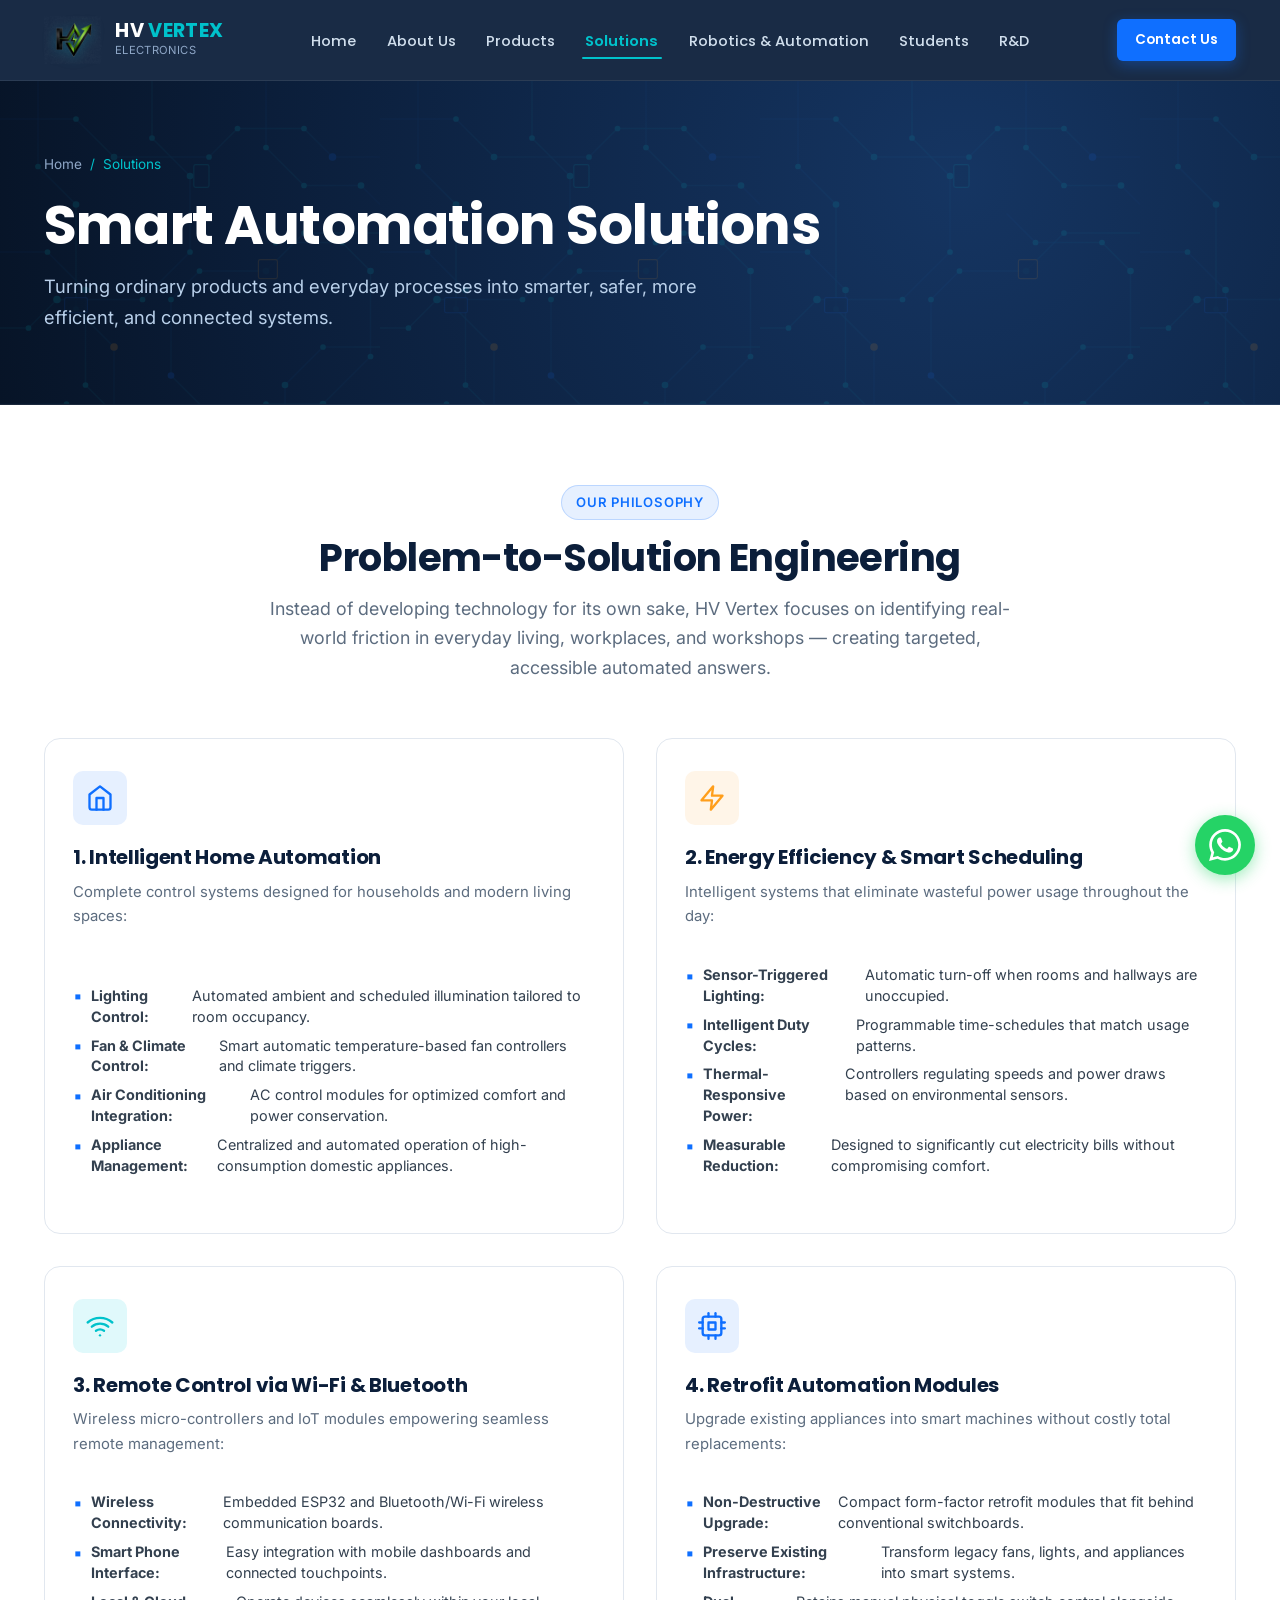
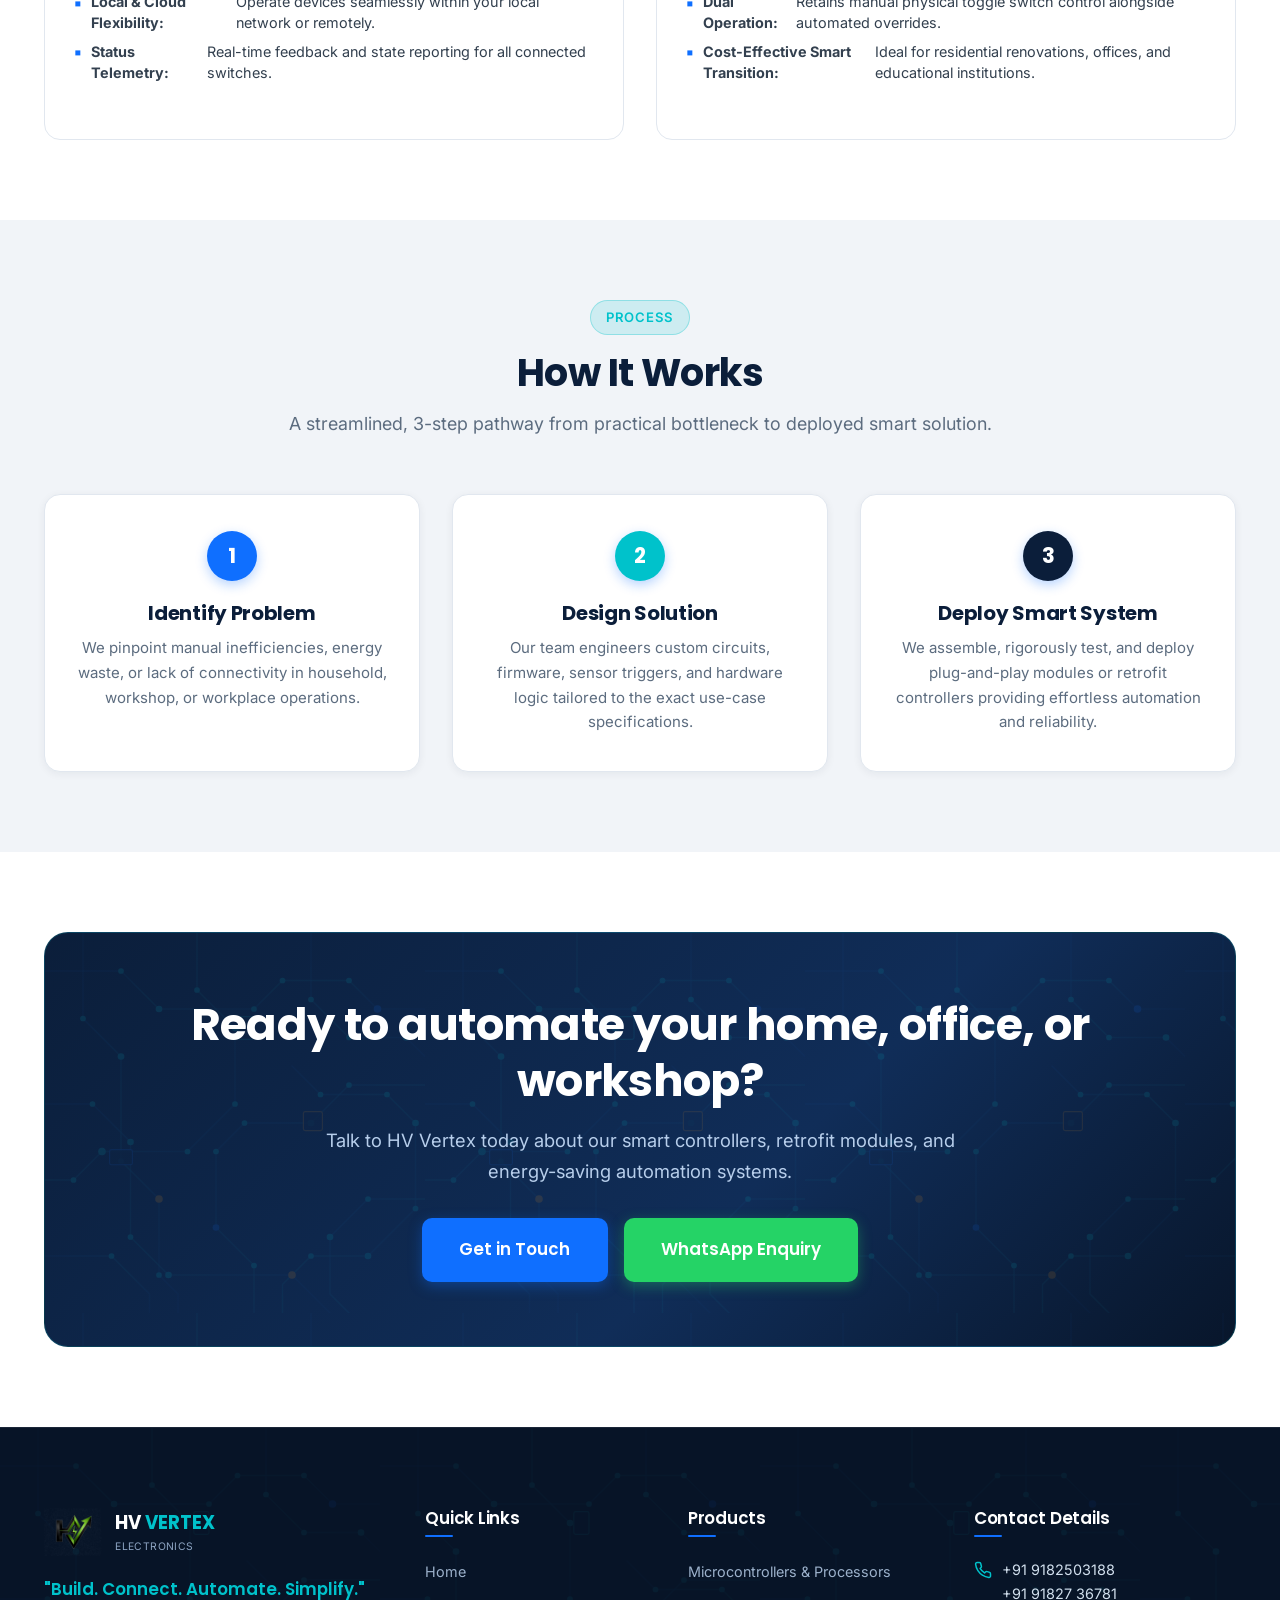
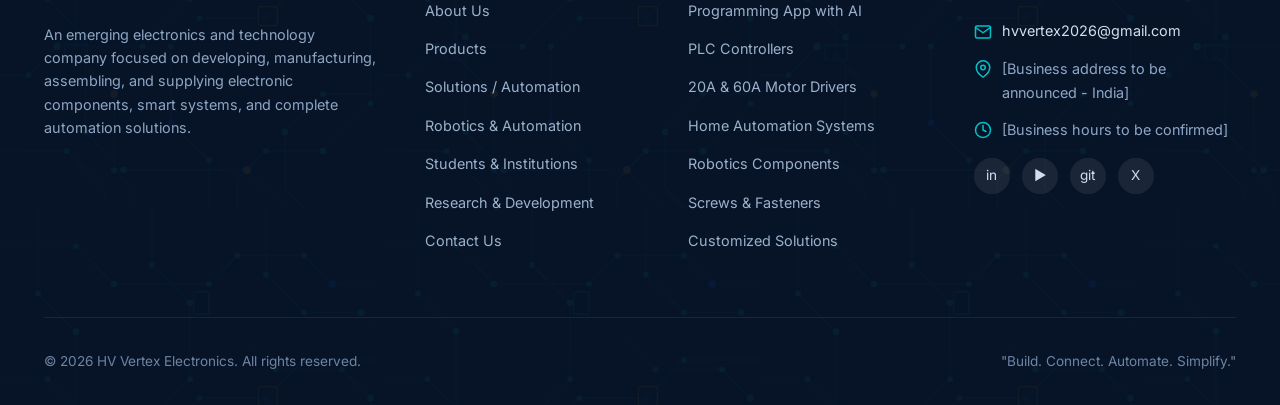
<file: solutions.html>
<!DOCTYPE html>
<html lang="en">
<head>
  <meta charset="UTF-8">
  <meta name="viewport" content="width=device-width, initial-scale=1.0">
  <title>Solutions &amp; Automation | HV Vertex Electronics</title>
  <meta name="description" content="Discover HV Vertex Electronics smart automation solutions: Home Automation, Energy Efficiency, Wi-Fi/Bluetooth Remote Control, and Retrofit Automation Modules.">
  <link rel="icon" type="image/png" href="assets/images/favicon.png">
  <link rel="stylesheet" href="css/style.css">
</head>
<body>

  <!-- Sticky Navbar -->
  <header class="navbar" id="navbar">
    <div class="container navbar-inner">
      <a href="index.html" class="nav-brand" aria-label="HV Vertex Electronics Home">
        <img src="assets/images/logo-transparent.png" alt="HV Vertex Electronics Logo" class="nav-logo-img">
        <div class="brand-text">
          <span class="brand-title">HV <span>VERTEX</span></span>
          <span class="brand-tagline-micro">ELECTRONICS</span>
        </div>
      </a>

      <nav aria-label="Primary Navigation">
        <ul class="nav-menu">
          <li><a href="index.html" class="nav-link">Home</a></li>
          <li><a href="about.html" class="nav-link">About Us</a></li>
          <li><a href="products.html" class="nav-link">Products</a></li>
          <li><a href="solutions.html" class="nav-link active">Solutions</a></li>
          <li><a href="robotics-automation.html" class="nav-link">Robotics &amp; Automation</a></li>
          <li><a href="students-institutions.html" class="nav-link">Students</a></li>
          <li><a href="rnd.html" class="nav-link">R&amp;D</a></li>
        </ul>
      </nav>

      <div class="nav-actions">
        <a href="contact.html" class="btn btn-primary btn-sm">Contact Us</a>
        <button class="nav-hamburger" id="hamburgerBtn" aria-label="Toggle Navigation Menu" aria-expanded="false">
          <svg xmlns="http://www.w3.org/2000/svg" width="26" height="26" viewBox="0 0 24 24" fill="none" stroke="currentColor" stroke-width="2" stroke-linecap="round" stroke-linejoin="round"><line x1="3" y1="12" x2="21" y2="12"></line><line x1="3" y1="6" x2="21" y2="6"></line><line x1="3" y1="18" x2="21" y2="18"></line></svg>
        </button>
      </div>
    </div>

    <!-- Mobile Nav Drawer -->
    <div class="mobile-nav-drawer" id="mobileNavDrawer">
      <ul class="mobile-nav-links">
        <li><a href="index.html">Home</a></li>
        <li><a href="about.html">About Us</a></li>
        <li><a href="products.html">Products</a></li>
        <li><a href="solutions.html" class="active">Solutions / Automation</a></li>
        <li><a href="robotics-automation.html">Robotics &amp; Industrial Automation</a></li>
        <li><a href="students-institutions.html">For Students &amp; Institutions</a></li>
        <li><a href="rnd.html">Research &amp; Development</a></li>
        <li><a href="contact.html">Contact Us</a></li>
      </ul>
      <div style="display:flex; flex-direction:column; gap:0.75rem; margin-top:0.5rem;">
        <a href="contact.html" class="btn btn-primary btn-sm" style="width:100%;">Contact Us</a>
      </div>
    </div>
  </header>

  <!-- Page Header -->
  <section class="page-header circuit-bg">
    <div class="container">
      <div class="breadcrumb">
        <a href="index.html">Home</a>
        <span>/</span>
        <span>Solutions</span>
      </div>
      <h1>Smart Automation Solutions</h1>
      <p>Turning ordinary products and everyday processes into smarter, safer, more efficient, and connected systems.</p>
    </div>
  </section>

  <!-- Problem-to-Solution Philosophy Intro -->
  <section class="section">
    <div class="container">
      <div class="section-header">
        <div class="badge-tag badge-blue">Our Philosophy</div>
        <h2>Problem-to-Solution Engineering</h2>
        <p class="section-subtitle">
          Instead of developing technology for its own sake, HV Vertex focuses on identifying real-world friction in everyday living, workplaces, and workshops — creating targeted, accessible automated answers.
        </p>
      </div>

      <!-- Detailed Solution Cards (4 Focus Areas) -->
      <div class="grid-2">
        
        <!-- 1. Home Automation -->
        <div class="category-card fade-in-up">
          <div class="card-icon-wrap">
            <svg xmlns="http://www.w3.org/2000/svg" width="28" height="28" viewBox="0 0 24 24" fill="none" stroke="currentColor" stroke-width="2" stroke-linecap="round" stroke-linejoin="round"><path d="M3 9l9-7 9 7v11a2 2 0 0 1-2 2H5a2 2 0 0 1-2-2z"></path><polyline points="9 22 9 12 15 12 15 22"></polyline></svg>
          </div>
          <h3>1. Intelligent Home Automation</h3>
          <p>Complete control systems designed for households and modern living spaces:</p>
          <ul class="product-bullets">
            <li><strong>Lighting Control:</strong> Automated ambient and scheduled illumination tailored to room occupancy.</li>
            <li><strong>Fan &amp; Climate Control:</strong> Smart automatic temperature-based fan controllers and climate triggers.</li>
            <li><strong>Air Conditioning Integration:</strong> AC control modules for optimized comfort and power conservation.</li>
            <li><strong>Appliance Management:</strong> Centralized and automated operation of high-consumption domestic appliances.</li>
          </ul>
        </div>

        <!-- 2. Energy Efficiency -->
        <div class="category-card fade-in-up">
          <div class="card-icon-wrap" style="background:var(--color-amber-light); color:var(--color-amber);">
            <svg xmlns="http://www.w3.org/2000/svg" width="28" height="28" viewBox="0 0 24 24" fill="none" stroke="currentColor" stroke-width="2" stroke-linecap="round" stroke-linejoin="round"><polygon points="13 2 3 14 12 14 11 22 21 10 12 10 13 2"/></svg>
          </div>
          <h3>2. Energy Efficiency &amp; Smart Scheduling</h3>
          <p>Intelligent systems that eliminate wasteful power usage throughout the day:</p>
          <ul class="product-bullets">
            <li><strong>Sensor-Triggered Lighting:</strong> Automatic turn-off when rooms and hallways are unoccupied.</li>
            <li><strong>Intelligent Duty Cycles:</strong> Programmable time-schedules that match usage patterns.</li>
            <li><strong>Thermal-Responsive Power:</strong> Controllers regulating speeds and power draws based on environmental sensors.</li>
            <li><strong>Measurable Reduction:</strong> Designed to significantly cut electricity bills without compromising comfort.</li>
          </ul>
        </div>

        <!-- 3. Remote Control via Wi-Fi / Bluetooth -->
        <div class="category-card fade-in-up">
          <div class="card-icon-wrap" style="background:#e0f9fb; color:var(--color-cyan);">
            <svg xmlns="http://www.w3.org/2000/svg" width="28" height="28" viewBox="0 0 24 24" fill="none" stroke="currentColor" stroke-width="2" stroke-linecap="round" stroke-linejoin="round"><path d="M5 12.55a11 11 0 0 1 14.08 0"></path><path d="M1.42 9a16 16 0 0 1 21.16 0"></path><path d="M8.53 16.11a6 6 0 0 1 6.95 0"></path><line x1="12" y1="20" x2="12.01" y2="20"></line></svg>
          </div>
          <h3>3. Remote Control via Wi-Fi &amp; Bluetooth</h3>
          <p>Wireless micro-controllers and IoT modules empowering seamless remote management:</p>
          <ul class="product-bullets">
            <li><strong>Wireless Connectivity:</strong> Embedded ESP32 and Bluetooth/Wi-Fi wireless communication boards.</li>
            <li><strong>Smart Phone Interface:</strong> Easy integration with mobile dashboards and connected touchpoints.</li>
            <li><strong>Local &amp; Cloud Flexibility:</strong> Operate devices seamlessly within your local network or remotely.</li>
            <li><strong>Status Telemetry:</strong> Real-time feedback and state reporting for all connected switches.</li>
          </ul>
        </div>

        <!-- 4. Retrofit Automation Modules -->
        <div class="category-card fade-in-up">
          <div class="card-icon-wrap">
            <svg xmlns="http://www.w3.org/2000/svg" width="28" height="28" viewBox="0 0 24 24" fill="none" stroke="currentColor" stroke-width="2" stroke-linecap="round" stroke-linejoin="round"><rect x="4" y="4" width="16" height="16" rx="2" ry="2"></rect><rect x="9" y="9" width="6" height="6"></rect><line x1="9" y1="1" x2="9" y2="4"></line><line x1="15" y1="1" x2="15" y2="4"></line><line x1="9" y1="20" x2="9" y2="23"></line><line x1="15" y1="20" x2="15" y2="23"></line><line x1="20" y1="9" x2="23" y2="9"></line><line x1="20" y1="14" x2="23" y2="14"></line><line x1="1" y1="9" x2="4" y2="9"></line><line x1="1" y1="14" x2="4" y2="14"></line></svg>
          </div>
          <h3>4. Retrofit Automation Modules</h3>
          <p>Upgrade existing appliances into smart machines without costly total replacements:</p>
          <ul class="product-bullets">
            <li><strong>Non-Destructive Upgrade:</strong> Compact form-factor retrofit modules that fit behind conventional switchboards.</li>
            <li><strong>Preserve Existing Infrastructure:</strong> Transform legacy fans, lights, and appliances into smart systems.</li>
            <li><strong>Dual Operation:</strong> Retains manual physical toggle switch control alongside automated overrides.</li>
            <li><strong>Cost-Effective Smart Transition:</strong> Ideal for residential renovations, offices, and educational institutions.</li>
          </ul>
        </div>

      </div>
    </div>
  </section>

  <!-- "How It Works" 3-Step Visual Workflow -->
  <section class="section bg-light">
    <div class="container">
      <div class="section-header">
        <div class="badge-tag badge-cyan">Process</div>
        <h2>How It Works</h2>
        <p class="section-subtitle">A streamlined, 3-step pathway from practical bottleneck to deployed smart solution.</p>
      </div>

      <div class="steps-grid">
        <!-- Step 1 -->
        <div class="step-card fade-in-up">
          <div class="step-number">1</div>
          <h3>Identify Problem</h3>
          <p>
            We pinpoint manual inefficiencies, energy waste, or lack of connectivity in household, workshop, or workplace operations.
          </p>
        </div>

        <!-- Step 2 -->
        <div class="step-card fade-in-up">
          <div class="step-number" style="background:var(--color-cyan);">2</div>
          <h3>Design Solution</h3>
          <p>
            Our team engineers custom circuits, firmware, sensor triggers, and hardware logic tailored to the exact use-case specifications.
          </p>
        </div>

        <!-- Step 3 -->
        <div class="step-card fade-in-up">
          <div class="step-number" style="background:var(--color-deep-navy);">3</div>
          <h3>Deploy Smart System</h3>
          <p>
            We assemble, rigorously test, and deploy plug-and-play modules or retrofit controllers providing effortless automation and reliability.
          </p>
        </div>
      </div>
    </div>
  </section>

  <!-- Call to action -->
  <section class="section">
    <div class="container">
      <div class="cta-banner circuit-bg">
        <h2>Ready to automate your home, office, or workshop?</h2>
        <p>Talk to HV Vertex today about our smart controllers, retrofit modules, and energy-saving automation systems.</p>
        <div class="cta-actions">
          <a href="contact.html?subject=Automation%20Solution" class="btn btn-primary btn-lg">Get in Touch</a>
          <a href="https://wa.me/919182503188" target="_blank" class="btn btn-whatsapp btn-lg">WhatsApp Enquiry</a>
        </div>
      </div>
    </div>
  </section>

  <!-- Footer -->
  <footer class="footer circuit-bg circuit-bg-subtle">
    <div class="container">
      <div class="footer-grid">
        <div class="footer-brand">
          <div class="footer-logo-row">
            <img src="assets/images/logo-transparent.png" alt="HV Vertex Electronics" class="footer-logo-img">
            <div>
              <span style="font-family:var(--font-heading); font-size:1.15rem; font-weight:700; color:#fff;">HV <span style="color:var(--color-cyan)">VERTEX</span></span>
              <div style="font-size:0.65rem; color:#8ea5c3; letter-spacing:0.04em;">ELECTRONICS</div>
            </div>
          </div>
          <div class="footer-tagline">"Build. Connect. Automate. Simplify."</div>
          <p class="footer-desc">
            An emerging electronics and technology company focused on developing, manufacturing, assembling, and supplying electronic components, smart systems, and complete automation solutions.
          </p>
        </div>

        <div class="footer-col">
          <h4>Quick Links</h4>
          <ul class="footer-links">
            <li><a href="index.html">Home</a></li>
            <li><a href="about.html">About Us</a></li>
            <li><a href="products.html">Products</a></li>
            <li><a href="solutions.html">Solutions / Automation</a></li>
            <li><a href="robotics-automation.html">Robotics &amp; Automation</a></li>
            <li><a href="students-institutions.html">Students &amp; Institutions</a></li>
            <li><a href="rnd.html">Research &amp; Development</a></li>
            <li><a href="contact.html">Contact Us</a></li>
          </ul>
        </div>

        <div class="footer-col">
          <h4>Products</h4>
          <ul class="footer-links">
            <li><a href="products.html">Microcontrollers &amp; Processors</a></li>
            <li><a href="products.html">Programming App with AI</a></li>
            <li><a href="products.html">PLC Controllers</a></li>
            <li><a href="products.html">20A &amp; 60A Motor Drivers</a></li>
            <li><a href="products.html">Home Automation Systems</a></li>
            <li><a href="products.html">Robotics Components</a></li>
            <li><a href="products.html">Screws &amp; Fasteners</a></li>
            <li><a href="products.html">Customized Solutions</a></li>
          </ul>
        </div>

        <div class="footer-col">
          <h4>Contact Details</h4>
          <div class="footer-contact-details">
            <div class="footer-contact-item">
              <svg xmlns="http://www.w3.org/2000/svg" width="18" height="18" viewBox="0 0 24 24" fill="none" stroke="currentColor" stroke-width="2" stroke-linecap="round" stroke-linejoin="round"><path d="M22 16.92v3a2 2 0 0 1-2.18 2 19.79 19.79 0 0 1-8.63-3.07 19.5 19.5 0 0 1-6-6 19.79 19.79 0 0 1-3.07-8.67A2 2 0 0 1 4.11 2h3a2 2 0 0 1 2 1.72 12.84 12.84 0 0 0 .7 2.81 2 2 0 0 1-.45 2.11L8.09 9.91a16 16 0 0 0 6 6l1.27-1.27a2 2 0 0 1 2.11-.45 12.84 12.84 0 0 0 2.81.7A2 2 0 0 1 22 16.92z"></path></svg>
              <div>
                <a href="tel:9182503188">+91 9182503188</a><br>
                <a href="tel:9182736781">+91 91827 36781</a>
              </div>
            </div>

            <div class="footer-contact-item">
              <svg xmlns="http://www.w3.org/2000/svg" width="18" height="18" viewBox="0 0 24 24" fill="none" stroke="currentColor" stroke-width="2" stroke-linecap="round" stroke-linejoin="round"><path d="M4 4h16c1.1 0 2 .9 2 2v12c0 1.1-.9 2-2 2H4c-1.1 0-2-.9-2-2V6c0-1.1.9-2 2-2z"></path><polyline points="22,6 12,13 2,6"></polyline></svg>
              <div><a href="mailto:hvvertex2026@gmail.com">hvvertex2026@gmail.com</a></div>
            </div>

            <div class="footer-contact-item">
              <svg xmlns="http://www.w3.org/2000/svg" width="18" height="18" viewBox="0 0 24 24" fill="none" stroke="currentColor" stroke-width="2" stroke-linecap="round" stroke-linejoin="round"><path d="M21 10c0 7-9 13-9 13s-9-6-9-13a9 9 0 0 1 18 0z"></path><circle cx="12" cy="10" r="3"></circle></svg>
              <div><span style="color:#8fa7c7;">[Business address to be announced - India]</span></div>
            </div>

            <div class="footer-contact-item">
              <svg xmlns="http://www.w3.org/2000/svg" width="18" height="18" viewBox="0 0 24 24" fill="none" stroke="currentColor" stroke-width="2" stroke-linecap="round" stroke-linejoin="round"><circle cx="12" cy="12" r="10"></circle><polyline points="12 6 12 12 16 14"></polyline></svg>
              <div><span style="color:#8fa7c7;">[Business hours to be confirmed]</span></div>
            </div>
          </div>

          <div class="social-placeholder-row">
            <a href="#" class="social-icon-btn" title="LinkedIn (Placeholder)">in</a>
            <a href="#" class="social-icon-btn" title="YouTube (Placeholder)">▶</a>
            <a href="#" class="social-icon-btn" title="GitHub (Placeholder)">git</a>
            <a href="#" class="social-icon-btn" title="Twitter/X (Placeholder)">X</a>
          </div>
        </div>
      </div>

      <div class="footer-bottom">
        <div>&copy; 2026 HV Vertex Electronics. All rights reserved.</div>
        <div><span>"Build. Connect. Automate. Simplify."</span></div>
      </div>
    </div>
  </footer>

  <a href="https://wa.me/919182503188" target="_blank" rel="noopener noreferrer" class="floating-whatsapp" aria-label="Chat directly on WhatsApp">
    <svg xmlns="http://www.w3.org/2000/svg" width="30" height="30" fill="currentColor" viewBox="0 0 24 24"><path d="M.057 24l1.687-6.163c-1.041-1.804-1.588-3.849-1.587-5.946.003-6.556 5.338-11.891 11.893-11.891 3.181.001 6.167 1.24 8.413 3.488 2.245 2.248 3.481 5.236 3.48 8.414-.003 6.557-5.338 11.892-11.893 11.892-1.99-.001-3.951-.5-5.688-1.448l-6.305 1.654zm6.597-3.807c1.676.995 3.276 1.591 5.392 1.592 5.448 0 9.886-4.434 9.889-9.885.002-5.462-4.415-9.89-9.881-9.892-5.452 0-9.887 4.434-9.889 9.884-.001 2.225.651 3.891 1.746 5.634l-.999 3.648 3.742-.981zm11.387-5.464c-.074-.124-.272-.198-.57-.347-.297-.149-1.758-.868-2.031-.967-.272-.099-.47-.149-.669.149-.198.297-.768.967-.941 1.165-.173.198-.347.223-.644.074-.297-.149-1.255-.462-2.39-1.475-.883-.788-1.48-1.761-1.653-2.059-.173-.297-.018-.458.13-.606.134-.133.297-.347.446-.521.151-.172.2-.296.3-.495.099-.198.05-.372-.025-.521-.075-.148-.669-1.611-.916-2.206-.242-.579-.487-.501-.669-.51l-.57-.01c-.198 0-.52.074-.792.372s-1.04 1.016-1.04 2.479 1.065 2.876 1.213 3.074c.149.198 2.095 3.2 5.076 4.487.709.306 1.263.489 1.694.626.712.226 1.36.194 1.872.118.571-.085 1.758-.719 2.006-1.413.248-.695.248-1.29.173-1.414z"/></svg>
  </a>

  <script src="js/main.js"></script>
</body>
</html>
</file>
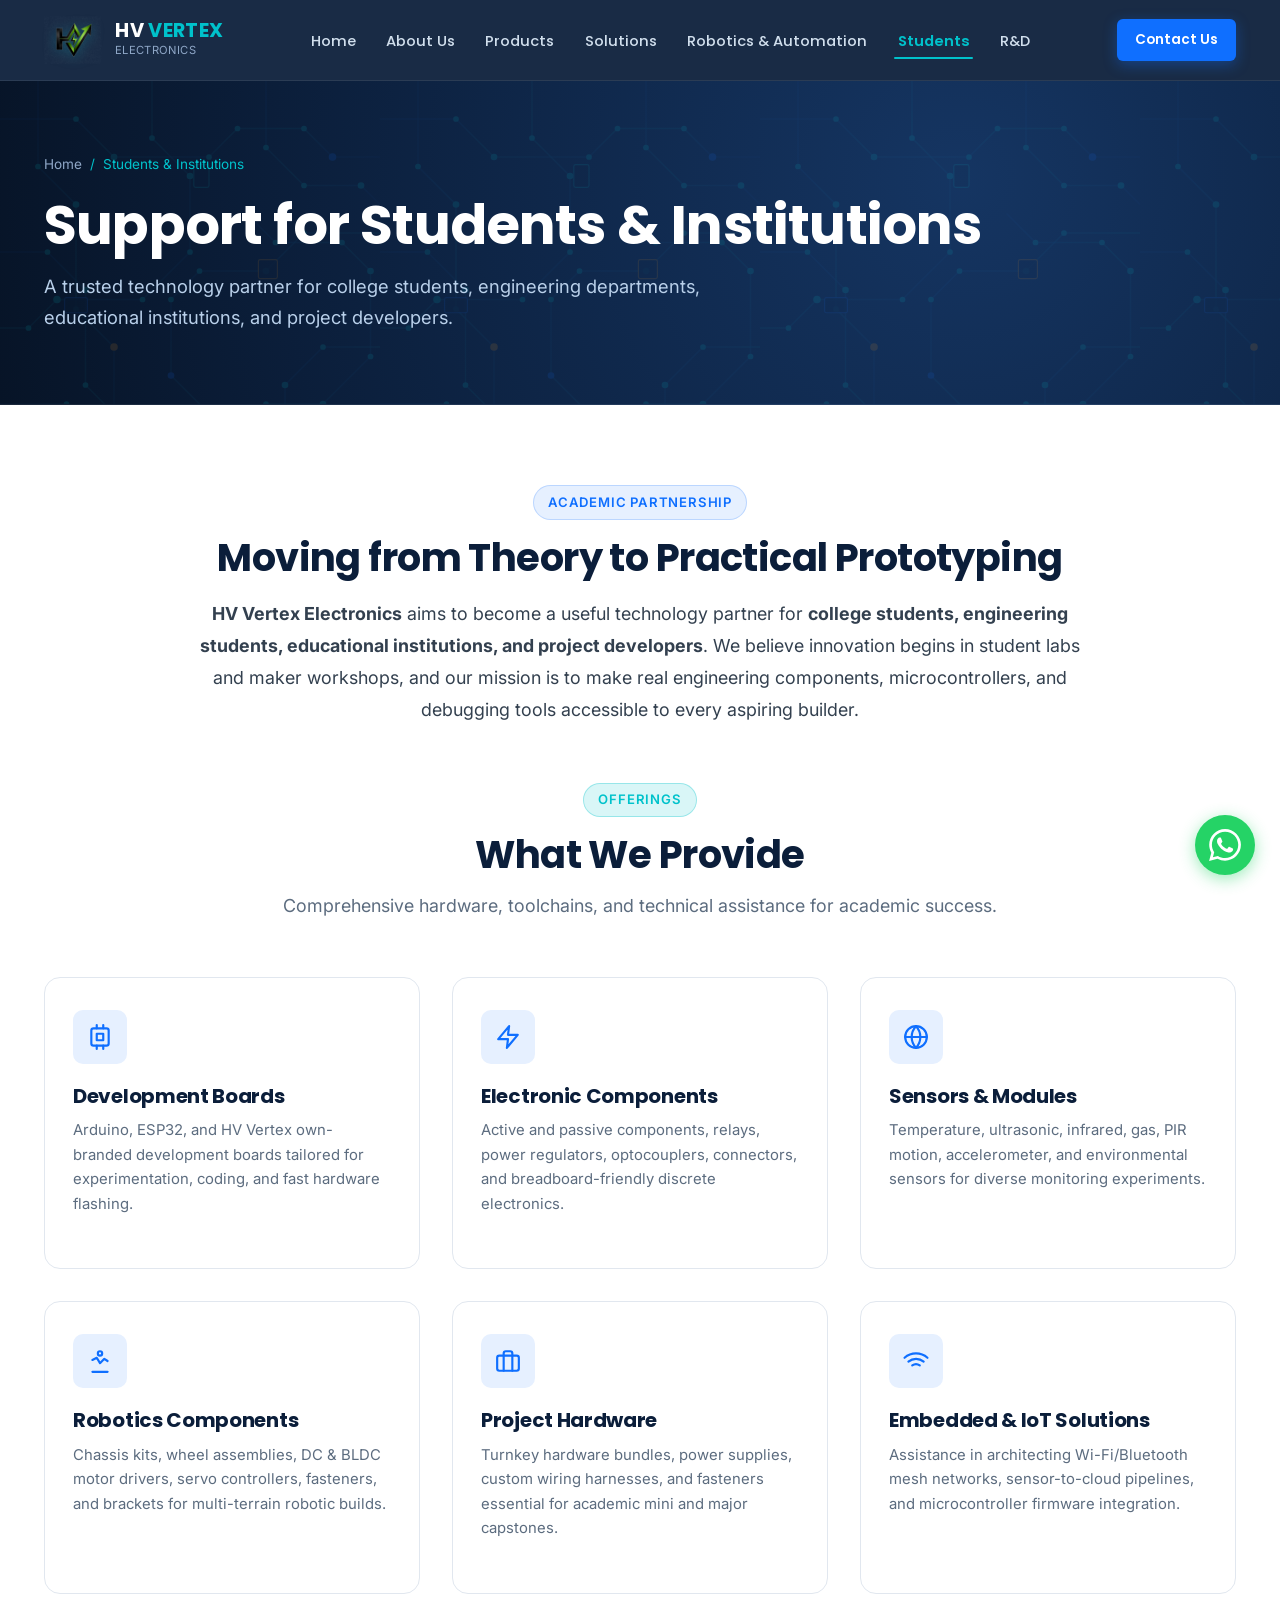
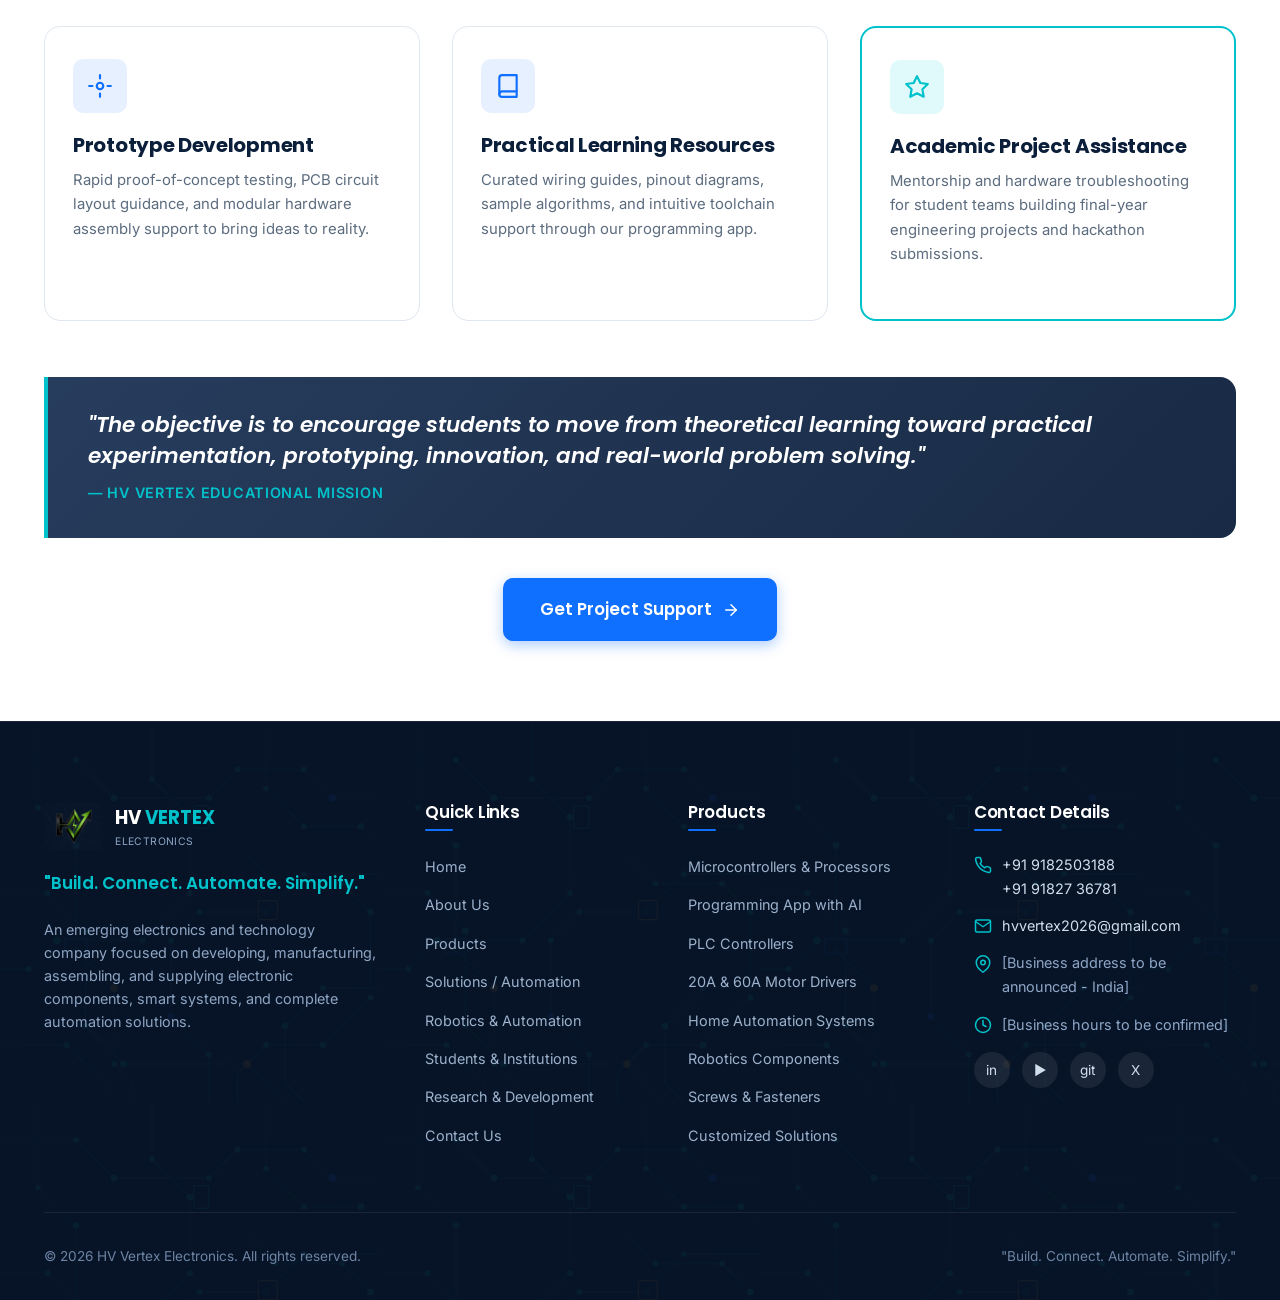
<file: students-institutions.html>
<!DOCTYPE html>
<html lang="en">
<head>
  <meta charset="UTF-8">
  <meta name="viewport" content="width=device-width, initial-scale=1.0">
  <title>For Students &amp; Institutions | HV Vertex Electronics</title>
  <meta name="description" content="HV Vertex Electronics partners with engineering colleges, students, and makers to provide development boards, sensor kits, robotics parts, and academic project assistance.">
  <link rel="icon" type="image/png" href="assets/images/favicon.png">
  <link rel="stylesheet" href="css/style.css">
</head>
<body>

  <!-- Sticky Navbar -->
  <header class="navbar" id="navbar">
    <div class="container navbar-inner">
      <a href="index.html" class="nav-brand" aria-label="HV Vertex Electronics Home">
        <img src="assets/images/logo-transparent.png" alt="HV Vertex Electronics Logo" class="nav-logo-img">
        <div class="brand-text">
          <span class="brand-title">HV <span>VERTEX</span></span>
          <span class="brand-tagline-micro">ELECTRONICS</span>
        </div>
      </a>

      <nav aria-label="Primary Navigation">
        <ul class="nav-menu">
          <li><a href="index.html" class="nav-link">Home</a></li>
          <li><a href="about.html" class="nav-link">About Us</a></li>
          <li><a href="products.html" class="nav-link">Products</a></li>
          <li><a href="solutions.html" class="nav-link">Solutions</a></li>
          <li><a href="robotics-automation.html" class="nav-link">Robotics &amp; Automation</a></li>
          <li><a href="students-institutions.html" class="nav-link active">Students</a></li>
          <li><a href="rnd.html" class="nav-link">R&amp;D</a></li>
        </ul>
      </nav>

      <div class="nav-actions">
        <a href="contact.html" class="btn btn-primary btn-sm">Contact Us</a>
        <button class="nav-hamburger" id="hamburgerBtn" aria-label="Toggle Navigation Menu" aria-expanded="false">
          <svg xmlns="http://www.w3.org/2000/svg" width="26" height="26" viewBox="0 0 24 24" fill="none" stroke="currentColor" stroke-width="2" stroke-linecap="round" stroke-linejoin="round"><line x1="3" y1="12" x2="21" y2="12"></line><line x1="3" y1="6" x2="21" y2="6"></line><line x1="3" y1="18" x2="21" y2="18"></line></svg>
        </button>
      </div>
    </div>

    <!-- Mobile Nav Drawer -->
    <div class="mobile-nav-drawer" id="mobileNavDrawer">
      <ul class="mobile-nav-links">
        <li><a href="index.html">Home</a></li>
        <li><a href="about.html">About Us</a></li>
        <li><a href="products.html">Products</a></li>
        <li><a href="solutions.html">Solutions / Automation</a></li>
        <li><a href="robotics-automation.html">Robotics &amp; Industrial Automation</a></li>
        <li><a href="students-institutions.html" class="active">For Students &amp; Institutions</a></li>
        <li><a href="rnd.html">Research &amp; Development</a></li>
        <li><a href="contact.html">Contact Us</a></li>
      </ul>
      <div style="display:flex; flex-direction:column; gap:0.75rem; margin-top:0.5rem;">
        <a href="contact.html" class="btn btn-primary btn-sm" style="width:100%;">Contact Us</a>
      </div>
    </div>
  </header>

  <!-- Page Header -->
  <section class="page-header circuit-bg">
    <div class="container">
      <div class="breadcrumb">
        <a href="index.html">Home</a>
        <span>/</span>
        <span>Students &amp; Institutions</span>
      </div>
      <h1>Support for Students &amp; Institutions</h1>
      <p>A trusted technology partner for college students, engineering departments, educational institutions, and project developers.</p>
    </div>
  </section>

  <!-- Introduction Section -->
  <section class="section">
    <div class="container">
      <div style="max-width: 900px; margin: 0 auto 3.5rem auto; text-align: center;">
        <div class="badge-tag badge-blue">Academic Partnership</div>
        <h2>Moving from Theory to Practical Prototyping</h2>
        <p style="font-size: 1.12rem; line-height: 1.8; color: var(--color-dark-grey); margin-top: 1rem;">
          <strong>HV Vertex Electronics</strong> aims to become a useful technology partner for <strong>college students, engineering students, educational institutions, and project developers</strong>. We believe innovation begins in student labs and maker workshops, and our mission is to make real engineering components, microcontrollers, and debugging tools accessible to every aspiring builder.
        </p>
      </div>

      <!-- What We Provide Grid (Section 7.6 / Page 7) -->
      <div class="section-header">
        <div class="badge-tag badge-cyan">Offerings</div>
        <h2>What We Provide</h2>
        <p class="section-subtitle">Comprehensive hardware, toolchains, and technical assistance for academic success.</p>
      </div>

      <div class="grid-3">
        <!-- 1 -->
        <div class="category-card fade-in-up">
          <div class="card-icon-wrap">
            <svg xmlns="http://www.w3.org/2000/svg" width="26" height="26" viewBox="0 0 24 24" fill="none" stroke="currentColor" stroke-width="2" stroke-linecap="round" stroke-linejoin="round"><rect x="4" y="4" width="16" height="16" rx="2" ry="2"></rect><rect x="9" y="9" width="6" height="6"></rect><line x1="9" y1="1" x2="9" y2="4"></line><line x1="15" y1="1" x2="15" y2="4"></line><line x1="9" y1="20" x2="9" y2="23"></line><line x1="15" y1="20" x2="15" y2="23"></line></svg>
          </div>
          <h3>Development Boards</h3>
          <p>Arduino, ESP32, and HV Vertex own-branded development boards tailored for experimentation, coding, and fast hardware flashing.</p>
        </div>

        <!-- 2 -->
        <div class="category-card fade-in-up">
          <div class="card-icon-wrap">
            <svg xmlns="http://www.w3.org/2000/svg" width="26" height="26" viewBox="0 0 24 24" fill="none" stroke="currentColor" stroke-width="2" stroke-linecap="round" stroke-linejoin="round"><polygon points="13 2 3 14 12 14 11 22 21 10 12 10 13 2"/></svg>
          </div>
          <h3>Electronic Components</h3>
          <p>Active and passive components, relays, power regulators, optocouplers, connectors, and breadboard-friendly discrete electronics.</p>
        </div>

        <!-- 3 -->
        <div class="category-card fade-in-up">
          <div class="card-icon-wrap">
            <svg xmlns="http://www.w3.org/2000/svg" width="26" height="26" viewBox="0 0 24 24" fill="none" stroke="currentColor" stroke-width="2" stroke-linecap="round" stroke-linejoin="round"><circle cx="12" cy="12" r="10"></circle><path d="M12 2a14.5 14.5 0 0 0 0 20 14.5 14.5 0 0 0 0-20"></path><path d="M2 12h20"></path></svg>
          </div>
          <h3>Sensors &amp; Modules</h3>
          <p>Temperature, ultrasonic, infrared, gas, PIR motion, accelerometer, and environmental sensors for diverse monitoring experiments.</p>
        </div>

        <!-- 4 -->
        <div class="category-card fade-in-up">
          <div class="card-icon-wrap">
            <svg xmlns="http://www.w3.org/2000/svg" width="26" height="26" viewBox="0 0 24 24" fill="none" stroke="currentColor" stroke-width="2" stroke-linecap="round" stroke-linejoin="round"><circle cx="12" cy="5" r="2"></circle><path d="M5 22h14"></path><path d="M5 11l4-2 3 5 4-4 3 2"></path></svg>
          </div>
          <h3>Robotics Components</h3>
          <p>Chassis kits, wheel assemblies, DC &amp; BLDC motor drivers, servo controllers, fasteners, and brackets for multi-terrain robotic builds.</p>
        </div>

        <!-- 5 -->
        <div class="category-card fade-in-up">
          <div class="card-icon-wrap">
            <svg xmlns="http://www.w3.org/2000/svg" width="26" height="26" viewBox="0 0 24 24" fill="none" stroke="currentColor" stroke-width="2" stroke-linecap="round" stroke-linejoin="round"><rect x="2" y="7" width="20" height="14" rx="2" ry="2"></rect><path d="M16 21V5a2 2 0 0 0-2-2h-4a2 2 0 0 0-2 2v16"></path></svg>
          </div>
          <h3>Project Hardware</h3>
          <p>Turnkey hardware bundles, power supplies, custom wiring harnesses, and fasteners essential for academic mini and major capstones.</p>
        </div>

        <!-- 6 -->
        <div class="category-card fade-in-up">
          <div class="card-icon-wrap">
            <svg xmlns="http://www.w3.org/2000/svg" width="26" height="26" viewBox="0 0 24 24" fill="none" stroke="currentColor" stroke-width="2" stroke-linecap="round" stroke-linejoin="round"><path d="M5 12.55a11 11 0 0 1 14.08 0"></path><path d="M1.42 9a16 16 0 0 1 21.16 0"></path><path d="M8.53 16.11a6 6 0 0 1 6.95 0"></path></svg>
          </div>
          <h3>Embedded &amp; IoT Solutions</h3>
          <p>Assistance in architecting Wi-Fi/Bluetooth mesh networks, sensor-to-cloud pipelines, and microcontroller firmware integration.</p>
        </div>

        <!-- 7 -->
        <div class="category-card fade-in-up">
          <div class="card-icon-wrap">
            <svg xmlns="http://www.w3.org/2000/svg" width="26" height="26" viewBox="0 0 24 24" fill="none" stroke="currentColor" stroke-width="2" stroke-linecap="round" stroke-linejoin="round"><circle cx="12" cy="12" r="3"></circle><path d="M12 2v3m0 14v3M2 12h3m14 0h3"></path></svg>
          </div>
          <h3>Prototype Development</h3>
          <p>Rapid proof-of-concept testing, PCB circuit layout guidance, and modular hardware assembly support to bring ideas to reality.</p>
        </div>

        <!-- 8 -->
        <div class="category-card fade-in-up">
          <div class="card-icon-wrap">
            <svg xmlns="http://www.w3.org/2000/svg" width="26" height="26" viewBox="0 0 24 24" fill="none" stroke="currentColor" stroke-width="2" stroke-linecap="round" stroke-linejoin="round"><path d="M4 19.5A2.5 2.5 0 0 1 6.5 17H20"></path><path d="M6.5 2H20v20H6.5A2.5 2.5 0 0 1 4 19.5v-15A2.5 2.5 0 0 1 6.5 2z"></path></svg>
          </div>
          <h3>Practical Learning Resources</h3>
          <p>Curated wiring guides, pinout diagrams, sample algorithms, and intuitive toolchain support through our programming app.</p>
        </div>

        <!-- 9 -->
        <div class="category-card fade-in-up" style="border: 2px solid var(--color-cyan);">
          <div class="card-icon-wrap" style="background:#e0f9fb; color:var(--color-cyan);">
            <svg xmlns="http://www.w3.org/2000/svg" width="26" height="26" viewBox="0 0 24 24" fill="none" stroke="currentColor" stroke-width="2" stroke-linecap="round" stroke-linejoin="round"><polygon points="12 2 15.09 8.26 22 9.27 17 14.14 18.18 21.02 12 17.77 5.82 21.02 7 14.14 2 9.27 8.91 8.26 12 2"></polygon></svg>
          </div>
          <h3>Academic Project Assistance</h3>
          <p>Mentorship and hardware troubleshooting for student teams building final-year engineering projects and hackathon submissions.</p>
        </div>
      </div>

      <!-- Closing Statement from Section 7.6 / Page 8 -->
      <div class="quote-box" style="margin-top: 3.5rem;">
        <p class="quote-text">
          "The objective is to encourage students to move from theoretical learning toward practical experimentation, prototyping, innovation, and real-world problem solving."
        </p>
        <span class="quote-author">— HV Vertex Educational Mission</span>
      </div>

      <!-- CTA Button Linking to Contact -->
      <div style="text-align: center; margin-top: 2.5rem;">
        <a href="contact.html?subject=Student%20Project%20Support" class="btn btn-primary btn-lg">
          Get Project Support
          <svg xmlns="http://www.w3.org/2000/svg" width="18" height="18" viewBox="0 0 24 24" fill="none" stroke="currentColor" stroke-width="2" stroke-linecap="round" stroke-linejoin="round"><line x1="5" y1="12" x2="19" y2="12"></line><polyline points="12 5 19 12 12 19"></polyline></svg>
        </a>
      </div>

    </div>
  </section>

  <!-- Footer -->
  <footer class="footer circuit-bg circuit-bg-subtle">
    <div class="container">
      <div class="footer-grid">
        <div class="footer-brand">
          <div class="footer-logo-row">
            <img src="assets/images/logo-transparent.png" alt="HV Vertex Electronics" class="footer-logo-img">
            <div>
              <span style="font-family:var(--font-heading); font-size:1.15rem; font-weight:700; color:#fff;">HV <span style="color:var(--color-cyan)">VERTEX</span></span>
              <div style="font-size:0.65rem; color:#8ea5c3; letter-spacing:0.04em;">ELECTRONICS</div>
            </div>
          </div>
          <div class="footer-tagline">"Build. Connect. Automate. Simplify."</div>
          <p class="footer-desc">
            An emerging electronics and technology company focused on developing, manufacturing, assembling, and supplying electronic components, smart systems, and complete automation solutions.
          </p>
        </div>

        <div class="footer-col">
          <h4>Quick Links</h4>
          <ul class="footer-links">
            <li><a href="index.html">Home</a></li>
            <li><a href="about.html">About Us</a></li>
            <li><a href="products.html">Products</a></li>
            <li><a href="solutions.html">Solutions / Automation</a></li>
            <li><a href="robotics-automation.html">Robotics &amp; Automation</a></li>
            <li><a href="students-institutions.html">Students &amp; Institutions</a></li>
            <li><a href="rnd.html">Research &amp; Development</a></li>
            <li><a href="contact.html">Contact Us</a></li>
          </ul>
        </div>

        <div class="footer-col">
          <h4>Products</h4>
          <ul class="footer-links">
            <li><a href="products.html">Microcontrollers &amp; Processors</a></li>
            <li><a href="products.html">Programming App with AI</a></li>
            <li><a href="products.html">PLC Controllers</a></li>
            <li><a href="products.html">20A &amp; 60A Motor Drivers</a></li>
            <li><a href="products.html">Home Automation Systems</a></li>
            <li><a href="products.html">Robotics Components</a></li>
            <li><a href="products.html">Screws &amp; Fasteners</a></li>
            <li><a href="products.html">Customized Solutions</a></li>
          </ul>
        </div>

        <div class="footer-col">
          <h4>Contact Details</h4>
          <div class="footer-contact-details">
            <div class="footer-contact-item">
              <svg xmlns="http://www.w3.org/2000/svg" width="18" height="18" viewBox="0 0 24 24" fill="none" stroke="currentColor" stroke-width="2" stroke-linecap="round" stroke-linejoin="round"><path d="M22 16.92v3a2 2 0 0 1-2.18 2 19.79 19.79 0 0 1-8.63-3.07 19.5 19.5 0 0 1-6-6 19.79 19.79 0 0 1-3.07-8.67A2 2 0 0 1 4.11 2h3a2 2 0 0 1 2 1.72 12.84 12.84 0 0 0 .7 2.81 2 2 0 0 1-.45 2.11L8.09 9.91a16 16 0 0 0 6 6l1.27-1.27a2 2 0 0 1 2.11-.45 12.84 12.84 0 0 0 2.81.7A2 2 0 0 1 22 16.92z"></path></svg>
              <div>
                <a href="tel:9182503188">+91 9182503188</a><br>
                <a href="tel:9182736781">+91 91827 36781</a>
              </div>
            </div>

            <div class="footer-contact-item">
              <svg xmlns="http://www.w3.org/2000/svg" width="18" height="18" viewBox="0 0 24 24" fill="none" stroke="currentColor" stroke-width="2" stroke-linecap="round" stroke-linejoin="round"><path d="M4 4h16c1.1 0 2 .9 2 2v12c0 1.1-.9 2-2 2H4c-1.1 0-2-.9-2-2V6c0-1.1.9-2 2-2z"></path><polyline points="22,6 12,13 2,6"></polyline></svg>
              <div><a href="mailto:hvvertex2026@gmail.com">hvvertex2026@gmail.com</a></div>
            </div>

            <div class="footer-contact-item">
              <svg xmlns="http://www.w3.org/2000/svg" width="18" height="18" viewBox="0 0 24 24" fill="none" stroke="currentColor" stroke-width="2" stroke-linecap="round" stroke-linejoin="round"><path d="M21 10c0 7-9 13-9 13s-9-6-9-13a9 9 0 0 1 18 0z"></path><circle cx="12" cy="10" r="3"></circle></svg>
              <div><span style="color:#8fa7c7;">[Business address to be announced - India]</span></div>
            </div>

            <div class="footer-contact-item">
              <svg xmlns="http://www.w3.org/2000/svg" width="18" height="18" viewBox="0 0 24 24" fill="none" stroke="currentColor" stroke-width="2" stroke-linecap="round" stroke-linejoin="round"><circle cx="12" cy="12" r="10"></circle><polyline points="12 6 12 12 16 14"></polyline></svg>
              <div><span style="color:#8fa7c7;">[Business hours to be confirmed]</span></div>
            </div>
          </div>

          <div class="social-placeholder-row">
            <a href="#" class="social-icon-btn" title="LinkedIn (Placeholder)">in</a>
            <a href="#" class="social-icon-btn" title="YouTube (Placeholder)">▶</a>
            <a href="#" class="social-icon-btn" title="GitHub (Placeholder)">git</a>
            <a href="#" class="social-icon-btn" title="Twitter/X (Placeholder)">X</a>
          </div>
        </div>
      </div>

      <div class="footer-bottom">
        <div>&copy; 2026 HV Vertex Electronics. All rights reserved.</div>
        <div><span>"Build. Connect. Automate. Simplify."</span></div>
      </div>
    </div>
  </footer>

  <a href="https://wa.me/919182503188" target="_blank" rel="noopener noreferrer" class="floating-whatsapp" aria-label="Chat directly on WhatsApp">
    <svg xmlns="http://www.w3.org/2000/svg" width="30" height="30" fill="currentColor" viewBox="0 0 24 24"><path d="M.057 24l1.687-6.163c-1.041-1.804-1.588-3.849-1.587-5.946.003-6.556 5.338-11.891 11.893-11.891 3.181.001 6.167 1.24 8.413 3.488 2.245 2.248 3.481 5.236 3.48 8.414-.003 6.557-5.338 11.892-11.893 11.892-1.99-.001-3.951-.5-5.688-1.448l-6.305 1.654zm6.597-3.807c1.676.995 3.276 1.591 5.392 1.592 5.448 0 9.886-4.434 9.889-9.885.002-5.462-4.415-9.89-9.881-9.892-5.452 0-9.887 4.434-9.889 9.884-.001 2.225.651 3.891 1.746 5.634l-.999 3.648 3.742-.981zm11.387-5.464c-.074-.124-.272-.198-.57-.347-.297-.149-1.758-.868-2.031-.967-.272-.099-.47-.149-.669.149-.198.297-.768.967-.941 1.165-.173.198-.347.223-.644.074-.297-.149-1.255-.462-2.39-1.475-.883-.788-1.48-1.761-1.653-2.059-.173-.297-.018-.458.13-.606.134-.133.297-.347.446-.521.151-.172.2-.296.3-.495.099-.198.05-.372-.025-.521-.075-.148-.669-1.611-.916-2.206-.242-.579-.487-.501-.669-.51l-.57-.01c-.198 0-.52.074-.792.372s-1.04 1.016-1.04 2.479 1.065 2.876 1.213 3.074c.149.198 2.095 3.2 5.076 4.487.709.306 1.263.489 1.694.626.712.226 1.36.194 1.872.118.571-.085 1.758-.719 2.006-1.413.248-.695.248-1.29.173-1.414z"/></svg>
  </a>

  <script src="js/main.js"></script>
</body>
</html>
</file>
<file: css/style.css>
/* HV VERTEX ELECTRONICS - OFFICIAL DESIGN SYSTEM CSS
   Primary: Deep Navy (#0B1E3A), Electric Blue (#0F6FFF)
   Accents: Cyan (#00C2CB), Amber (#FF9E1B)
   Neutrals: Dark Grey (#33404F), Light Grey (#F1F4F8), White (#FFFFFF)
*/

@import url('https://fonts.googleapis.com/css2?family=Inter:wght@300;400;500;600;700&family=Poppins:wght@500;600;700;800&family=Space+Grotesk:wght@600;700&display=swap');

:root {
  --color-deep-navy: #0B1E3A;
  --color-deep-navy-dark: #071427;
  --color-navy-surface: #10284c;
  --color-electric-blue: #0F6FFF;
  --color-electric-blue-hover: #0856cc;
  --color-electric-blue-light: #e6f0ff;
  --color-cyan: #00C2CB;
  --color-cyan-glow: rgba(0, 194, 203, 0.35);
  --color-amber: #FF9E1B;
  --color-amber-hover: #e0870f;
  --color-amber-light: #fff5e8;
  --color-dark-grey: #33404F;
  --color-muted-grey: #5c6c7f;
  --color-light-grey: #F1F4F8;
  --color-border-light: #E1E7EF;
  --color-border-dark: #1E375A;
  --color-white: #FFFFFF;
  
  --font-heading: 'Poppins', 'Space Grotesk', -apple-system, BlinkMacSystemFont, sans-serif;
  --font-body: 'Inter', -apple-system, BlinkMacSystemFont, sans-serif;
  
  --shadow-sm: 0 2px 8px rgba(11, 30, 58, 0.06);
  --shadow-md: 0 6px 20px rgba(11, 30, 58, 0.09);
  --shadow-lg: 0 12px 32px rgba(11, 30, 58, 0.12);
  --shadow-glow: 0 0 25px rgba(15, 111, 255, 0.25);
  --shadow-glow-cyan: 0 0 25px rgba(0, 194, 203, 0.3);
  
  --radius-sm: 6px;
  --radius-md: 10px;
  --radius-lg: 16px;
  --radius-xl: 24px;
  --radius-full: 9999px;
  
  --transition-fast: 0.2s ease;
  --transition-normal: 0.3s cubic-bezier(0.16, 1, 0.3, 1);
  --transition-slow: 0.5s cubic-bezier(0.16, 1, 0.3, 1);
}

*, *::before, *::after {
  box-sizing: border-box;
  margin: 0;
  padding: 0;
}

html {
  scroll-behavior: smooth;
  font-size: 16px;
}

body {
  font-family: var(--font-body);
  color: var(--color-dark-grey);
  background-color: var(--color-white);
  line-height: 1.65;
  -webkit-font-smoothing: antialiased;
  -moz-osx-font-smoothing: grayscale;
  overflow-x: hidden;
}

/* Typography Hierarchy */
h1, h2, h3, h4, h5, h6 {
  font-family: var(--font-heading);
  color: var(--color-deep-navy);
  line-height: 1.25;
  font-weight: 700;
  letter-spacing: -0.015em;
}

h1 { font-size: clamp(2.2rem, 4.5vw, 3.4rem); }
h2 { font-size: clamp(1.8rem, 3.2vw, 2.4rem); }
h3 { font-size: clamp(1.3rem, 2.2vw, 1.65rem); }
h4 { font-size: 1.2rem; font-weight: 600; }
h5 { font-size: 1.05rem; }
h6 { font-size: 0.9rem; text-transform: uppercase; letter-spacing: 0.05em; }

p {
  margin-bottom: 1rem;
}

p:last-child {
  margin-bottom: 0;
}

a {
  color: var(--color-electric-blue);
  text-decoration: none;
  transition: color var(--transition-fast);
}

a:hover {
  color: var(--color-electric-blue-hover);
}

img {
  max-width: 100%;
  height: auto;
  display: block;
}

ul {
  list-style-position: inside;
}

/* Layout Utilities */
.container {
  width: 100%;
  max-width: 1240px;
  margin-left: auto;
  margin-right: auto;
  padding-left: 1.5rem;
  padding-right: 1.5rem;
}

.container-narrow {
  max-width: 880px;
}

.section {
  padding: 5rem 0;
  position: relative;
}

.section-sm {
  padding: 3rem 0;
}

.section-lg {
  padding: 7rem 0;
}

.bg-navy {
  background-color: var(--color-deep-navy);
  color: #dce7f5;
}

.bg-navy h1, .bg-navy h2, .bg-navy h3, .bg-navy h4 {
  color: var(--color-white);
}

.bg-light {
  background-color: var(--color-light-grey);
}

.bg-white {
  background-color: var(--color-white);
}

/* Subtle Circuit Texture */
.circuit-bg {
  position: relative;
  overflow: hidden;
}

.circuit-bg::before {
  content: '';
  position: absolute;
  top: 0;
  left: 0;
  right: 0;
  bottom: 0;
  background-image: url('../assets/images/circuit-pattern.svg');
  background-repeat: repeat;
  background-size: 380px 380px;
  opacity: 0.12;
  pointer-events: none;
  z-index: 1;
}

.circuit-bg > * {
  position: relative;
  z-index: 2;
}

.circuit-bg-subtle::before {
  opacity: 0.06;
}

/* Section Header styling */
.section-header {
  text-align: center;
  max-width: 760px;
  margin: 0 auto 3.5rem auto;
}

.section-header.text-left {
  text-align: left;
  margin-left: 0;
}

.badge-tag {
  display: inline-flex;
  align-items: center;
  gap: 0.4rem;
  padding: 0.35rem 0.9rem;
  border-radius: var(--radius-full);
  font-size: 0.82rem;
  font-weight: 600;
  text-transform: uppercase;
  letter-spacing: 0.06em;
  margin-bottom: 0.85rem;
}

.badge-blue {
  background-color: var(--color-electric-blue-light);
  color: var(--color-electric-blue);
  border: 1px solid rgba(15, 111, 255, 0.2);
}

.badge-cyan {
  background-color: rgba(0, 194, 203, 0.15);
  color: var(--color-cyan);
  border: 1px solid rgba(0, 194, 203, 0.3);
}

.badge-amber {
  background-color: var(--color-amber-light);
  color: #c97305;
  border: 1px solid rgba(255, 158, 27, 0.3);
}

.section-subtitle {
  font-size: 1.12rem;
  color: var(--color-muted-grey);
  margin-top: 0.75rem;
}

.bg-navy .section-subtitle {
  color: #9ab4d6;
}

/* Buttons */
.btn {
  display: inline-flex;
  align-items: center;
  justify-content: center;
  gap: 0.6rem;
  font-family: var(--font-heading);
  font-weight: 600;
  font-size: 0.95rem;
  padding: 0.8rem 1.6rem;
  border-radius: var(--radius-md);
  border: 2px solid transparent;
  cursor: pointer;
  transition: all var(--transition-normal);
  text-align: center;
  white-space: nowrap;
}

.btn-primary {
  background-color: var(--color-electric-blue);
  color: var(--color-white);
  box-shadow: 0 4px 14px rgba(15, 111, 255, 0.35);
}

.btn-primary:hover {
  background-color: var(--color-electric-blue-hover);
  color: var(--color-white);
  transform: translateY(-2px);
  box-shadow: 0 6px 20px rgba(15, 111, 255, 0.5);
}

.btn-secondary {
  background-color: transparent;
  color: var(--color-deep-navy);
  border-color: var(--color-border-light);
  background-color: var(--color-white);
}

.btn-secondary:hover {
  border-color: var(--color-electric-blue);
  color: var(--color-electric-blue);
  transform: translateY(-2px);
  box-shadow: var(--shadow-sm);
}

.btn-outline-white {
  background-color: transparent;
  color: var(--color-white);
  border-color: rgba(255, 255, 255, 0.35);
}

.btn-outline-white:hover {
  background-color: rgba(255, 255, 255, 0.12);
  border-color: var(--color-white);
  color: var(--color-white);
  transform: translateY(-2px);
}

.btn-amber {
  background-color: var(--color-amber);
  color: var(--color-deep-navy);
  box-shadow: 0 4px 14px rgba(255, 158, 27, 0.35);
}

.btn-amber:hover {
  background-color: var(--color-amber-hover);
  color: var(--color-deep-navy);
  transform: translateY(-2px);
  box-shadow: 0 6px 20px rgba(255, 158, 27, 0.5);
}

.btn-whatsapp {
  background-color: #25D366;
  color: #ffffff;
  box-shadow: 0 4px 14px rgba(37, 211, 102, 0.35);
}

.btn-whatsapp:hover {
  background-color: #20BA5A;
  color: #ffffff;
  transform: translateY(-2px);
  box-shadow: 0 6px 20px rgba(37, 211, 102, 0.5);
}

.btn-sm {
  padding: 0.5rem 1rem;
  font-size: 0.85rem;
  border-radius: var(--radius-sm);
}

.btn-lg {
  padding: 1rem 2.2rem;
  font-size: 1.05rem;
  border-radius: var(--radius-md);
}

/* Navigation Bar */
.navbar {
  position: sticky;
  top: 0;
  width: 100%;
  background-color: rgba(11, 30, 58, 0.94);
  backdrop-filter: blur(14px);
  -webkit-backdrop-filter: blur(14px);
  z-index: 1000;
  border-bottom: 1px solid rgba(255, 255, 255, 0.08);
  transition: all var(--transition-normal);
}

.navbar-inner {
  display: flex;
  align-items: center;
  justify-content: space-between;
  height: 80px;
}

.nav-brand {
  display: flex;
  align-items: center;
  gap: 0.85rem;
  text-decoration: none;
}

.nav-logo-img {
  height: 48px;
  width: auto;
  object-fit: contain;
  filter: drop-shadow(0 2px 6px rgba(0, 194, 203, 0.25));
  transition: transform var(--transition-fast);
}

.nav-brand:hover .nav-logo-img {
  transform: scale(1.05);
}

.brand-text {
  display: flex;
  flex-direction: column;
}

.brand-title {
  font-family: var(--font-heading);
  font-size: 1.22rem;
  font-weight: 700;
  color: var(--color-white);
  line-height: 1.1;
  letter-spacing: 0.02em;
}

.brand-title span {
  color: var(--color-cyan);
}

.brand-tagline-micro {
  font-size: 0.7rem;
  color: #8fa7c7;
  font-weight: 400;
  letter-spacing: 0.03em;
}

.nav-menu {
  display: flex;
  align-items: center;
  gap: 1.5rem;
  list-style: none;
}

.nav-link {
  font-family: var(--font-heading);
  font-size: 0.92rem;
  font-weight: 500;
  color: #d1dfed;
  position: relative;
  padding: 0.5rem 0.2rem;
  transition: color var(--transition-fast);
}

.nav-link::after {
  content: '';
  position: absolute;
  bottom: 0;
  left: 0;
  width: 0;
  height: 2px;
  background-color: var(--color-cyan);
  transition: width var(--transition-fast);
  border-radius: 2px;
}

.nav-link:hover {
  color: var(--color-white);
}

.nav-link:hover::after,
.nav-link.active::after {
  width: 100%;
}

.nav-link.active {
  color: var(--color-cyan);
  font-weight: 600;
}

.nav-actions {
  display: flex;
  align-items: center;
  gap: 0.85rem;
}

.nav-phone-link {
  display: flex;
  align-items: center;
  gap: 0.4rem;
  color: #d1dfed;
  font-size: 0.85rem;
  font-weight: 500;
  padding: 0.4rem 0.75rem;
  border-radius: var(--radius-sm);
  background: rgba(255, 255, 255, 0.06);
  border: 1px solid rgba(255, 255, 255, 0.1);
  transition: all var(--transition-fast);
}

.nav-phone-link:hover {
  color: var(--color-cyan);
  border-color: var(--color-cyan);
  background: rgba(0, 194, 203, 0.1);
}

.nav-hamburger {
  display: none;
  background: transparent;
  border: none;
  cursor: pointer;
  width: 40px;
  height: 40px;
  color: var(--color-white);
  padding: 8px;
  border-radius: var(--radius-sm);
}

.nav-hamburger:focus-visible {
  outline: 2px solid var(--color-cyan);
}

/* Mobile Nav Drawer */
.mobile-nav-drawer {
  position: fixed;
  top: 80px;
  left: 0;
  width: 100%;
  background: var(--color-deep-navy);
  border-bottom: 2px solid var(--color-electric-blue);
  padding: 1.5rem 1.5rem 2rem;
  display: none;
  flex-direction: column;
  gap: 1.25rem;
  z-index: 999;
  box-shadow: 0 15px 30px rgba(0, 0, 0, 0.4);
}

.mobile-nav-drawer.open {
  display: flex;
}

.mobile-nav-links {
  list-style: none;
  display: flex;
  flex-direction: column;
  gap: 0.85rem;
}

.mobile-nav-links a {
  font-size: 1.1rem;
  font-family: var(--font-heading);
  color: var(--color-white);
  padding: 0.6rem 0;
  display: block;
  border-bottom: 1px solid rgba(255, 255, 255, 0.08);
}

.mobile-nav-links a.active {
  color: var(--color-cyan);
  font-weight: 700;
}

/* Hero Section */
.hero-section {
  padding: 6rem 0 5.5rem 0;
  background: radial-gradient(circle at 80% 20%, #173867 0%, #0B1E3A 70%, #071427 100%);
  color: var(--color-white);
  position: relative;
}

.hero-grid {
  display: grid;
  grid-template-columns: 1.15fr 0.85fr;
  align-items: center;
  gap: 3.5rem;
}

.hero-content {
  position: relative;
  z-index: 2;
}

.hero-headline {
  font-size: clamp(2.4rem, 4.8vw, 3.8rem);
  font-weight: 800;
  color: var(--color-white);
  line-height: 1.15;
  margin-bottom: 1.3rem;
  letter-spacing: -0.02em;
}

.hero-headline .highlight-blue {
  color: var(--color-electric-blue);
}

.hero-headline .highlight-cyan {
  color: var(--color-cyan);
}

.hero-subline {
  font-size: 1.22rem;
  line-height: 1.6;
  color: #b9d0ea;
  margin-bottom: 2rem;
  max-width: 600px;
}

.hero-cta-group {
  display: flex;
  flex-wrap: wrap;
  gap: 1rem;
  margin-bottom: 2.5rem;
}

.hero-media-wrapper {
  position: relative;
  display: flex;
  justify-content: center;
  align-items: center;
}

.hero-logo-card {
  background: rgba(16, 40, 76, 0.7);
  border: 1px solid rgba(0, 194, 203, 0.35);
  border-radius: var(--radius-xl);
  padding: 2.5rem;
  backdrop-filter: blur(16px);
  -webkit-backdrop-filter: blur(16px);
  box-shadow: var(--shadow-glow-cyan);
  text-align: center;
  position: relative;
  overflow: hidden;
  max-width: 440px;
  width: 100%;
}

.hero-logo-card::before {
  content: '';
  position: absolute;
  top: -50%;
  left: -50%;
  width: 200%;
  height: 200%;
  background: radial-gradient(circle, rgba(0, 194, 203, 0.15) 0%, transparent 60%);
  animation: pulseRotate 12s linear infinite;
  pointer-events: none;
}

@keyframes pulseRotate {
  0% { transform: rotate(0deg); }
  100% { transform: rotate(360deg); }
}

.hero-logo-img {
  width: 100%;
  max-width: 280px;
  height: auto;
  margin: 0 auto 1.5rem auto;
  filter: drop-shadow(0 10px 20px rgba(0,0,0,0.5));
}

.hero-card-tag {
  font-family: var(--font-heading);
  font-size: 0.95rem;
  font-weight: 600;
  color: var(--color-cyan);
  letter-spacing: 0.05em;
  text-transform: uppercase;
}

.hero-card-desc {
  font-size: 0.9rem;
  color: #a7c2e2;
  margin-top: 0.4rem;
}

/* Trust Strip */
.trust-strip {
  background: #08162b;
  border-top: 1px solid rgba(255, 255, 255, 0.08);
  border-bottom: 1px solid rgba(255, 255, 255, 0.08);
  padding: 1.5rem 0;
}

.trust-grid {
  display: grid;
  grid-template-columns: repeat(4, 1fr);
  gap: 1.5rem;
}

.trust-item {
  display: flex;
  align-items: center;
  gap: 0.85rem;
  color: var(--color-white);
}

.trust-icon-box {
  width: 42px;
  height: 42px;
  border-radius: var(--radius-sm);
  background: rgba(15, 111, 255, 0.15);
  border: 1px solid rgba(15, 111, 255, 0.35);
  color: var(--color-cyan);
  display: flex;
  align-items: center;
  justify-content: center;
  flex-shrink: 0;
}

.trust-text {
  font-family: var(--font-heading);
  font-size: 0.9rem;
  font-weight: 600;
  line-height: 1.25;
}

/* About Preview */
.about-preview-grid {
  display: grid;
  grid-template-columns: 1fr 1fr;
  gap: 3.5rem;
  align-items: center;
}

/* Cards & Responsive Grids */
.grid-2 {
  display: grid;
  grid-template-columns: repeat(2, 1fr);
  gap: 2rem;
}

.grid-3 {
  display: grid;
  grid-template-columns: repeat(3, 1fr);
  gap: 2rem;
}

.grid-4 {
  display: grid;
  grid-template-columns: repeat(4, 1fr);
  gap: 1.75rem;
}

/* Product Category Card */
.category-card {
  background: var(--color-white);
  border: 1px solid var(--color-border-light);
  border-radius: var(--radius-lg);
  padding: 2rem 1.75rem;
  transition: all var(--transition-normal);
  display: flex;
  flex-direction: column;
  position: relative;
  overflow: hidden;
  height: 100%;
}

.category-card::before {
  content: '';
  position: absolute;
  top: 0;
  left: 0;
  right: 0;
  height: 4px;
  background: linear-gradient(90deg, var(--color-electric-blue), var(--color-cyan));
  opacity: 0;
  transition: opacity var(--transition-fast);
}

.category-card:hover {
  transform: translateY(-5px);
  border-color: rgba(15, 111, 255, 0.3);
  box-shadow: var(--shadow-lg);
}

.category-card:hover::before {
  opacity: 1;
}

.card-icon-wrap {
  width: 54px;
  height: 54px;
  border-radius: var(--radius-md);
  background: var(--color-electric-blue-light);
  color: var(--color-electric-blue);
  display: flex;
  align-items: center;
  justify-content: center;
  margin-bottom: 1.25rem;
  transition: all var(--transition-fast);
}

.category-card:hover .card-icon-wrap {
  background: var(--color-electric-blue);
  color: var(--color-white);
  transform: scale(1.08);
}

.category-card h3 {
  font-size: 1.25rem;
  margin-bottom: 0.6rem;
}

.category-card p {
  color: var(--color-muted-grey);
  font-size: 0.93rem;
  margin-bottom: 1.25rem;
  flex-grow: 1;
}

.category-card .card-link {
  font-family: var(--font-heading);
  font-weight: 600;
  font-size: 0.88rem;
  display: inline-flex;
  align-items: center;
  gap: 0.4rem;
  color: var(--color-electric-blue);
  margin-top: auto;
}

.category-card:hover .card-link {
  color: var(--color-electric-blue-hover);
  transform: translateX(4px);
}

/* Feature bullet list on Products page */
.product-bullets {
  list-style: none;
  margin: 1rem 0 1.5rem 0;
  display: flex;
  flex-direction: column;
  gap: 0.5rem;
}

.product-bullets li {
  font-size: 0.9rem;
  color: var(--color-dark-grey);
  display: flex;
  align-items: flex-start;
  gap: 0.5rem;
  line-height: 1.45;
}

.product-bullets li::before {
  content: '▪';
  color: var(--color-electric-blue);
  font-size: 1.1rem;
  line-height: 1;
  flex-shrink: 0;
  margin-top: 0.1rem;
}

/* Differentiator Callout Card */
.callout-highlight-card {
  background: linear-gradient(135deg, #0B1E3A 0%, #122d56 100%);
  border: 2px solid var(--color-cyan);
  border-radius: var(--radius-lg);
  padding: 2.5rem;
  color: var(--color-white);
  position: relative;
  box-shadow: var(--shadow-glow-cyan);
  margin: 2.5rem 0;
}

.callout-highlight-card h3 {
  color: var(--color-white);
  font-size: 1.5rem;
  margin-bottom: 0.75rem;
}

.callout-highlight-card p {
  color: #bfd4ed;
  font-size: 1rem;
  line-height: 1.6;
}

.ai-badge {
  display: inline-flex;
  align-items: center;
  gap: 0.4rem;
  background: linear-gradient(90deg, #FF9E1B, #ff7b00);
  color: #071427;
  font-weight: 700;
  font-size: 0.8rem;
  padding: 0.3rem 0.8rem;
  border-radius: var(--radius-full);
  margin-bottom: 1rem;
  text-transform: uppercase;
  letter-spacing: 0.05em;
}

/* Problem -> Solution Cards */
.problem-solution-card {
  background: var(--color-white);
  border-radius: var(--radius-lg);
  border: 1px solid var(--color-border-light);
  overflow: hidden;
  box-shadow: var(--shadow-sm);
  display: grid;
  grid-template-columns: 1fr 1fr;
  transition: transform var(--transition-normal), box-shadow var(--transition-normal);
}

.problem-solution-card:hover {
  transform: translateY(-4px);
  box-shadow: var(--shadow-md);
}

.ps-side {
  padding: 1.75rem;
  display: flex;
  flex-direction: column;
  justify-content: center;
}

.ps-problem {
  background-color: #FAF2F2;
  border-right: 1px solid var(--color-border-light);
}

.ps-solution {
  background-color: #F0F9FF;
  position: relative;
}

.ps-solution::before {
  content: '→';
  position: absolute;
  left: -14px;
  top: 50%;
  transform: translateY(-50%);
  width: 28px;
  height: 28px;
  background: var(--color-electric-blue);
  color: var(--color-white);
  border-radius: 50%;
  display: flex;
  align-items: center;
  justify-content: center;
  font-weight: 700;
  font-size: 0.9rem;
  box-shadow: 0 2px 6px rgba(15, 111, 255, 0.4);
  z-index: 2;
}

.ps-label {
  font-size: 0.75rem;
  font-weight: 700;
  text-transform: uppercase;
  letter-spacing: 0.08em;
  margin-bottom: 0.5rem;
}

.ps-problem .ps-label {
  color: #D32F2F;
}

.ps-solution .ps-label {
  color: var(--color-electric-blue);
}

.ps-title {
  font-family: var(--font-heading);
  font-size: 1.05rem;
  font-weight: 600;
  color: var(--color-deep-navy);
  line-height: 1.4;
}

/* Why Choose HV Vertex */
.why-card {
  background: var(--color-white);
  border-radius: var(--radius-lg);
  border: 1px solid var(--color-border-light);
  padding: 2.25rem 2rem;
  transition: all var(--transition-normal);
  height: 100%;
}

.why-card:hover {
  transform: translateY(-5px);
  box-shadow: var(--shadow-lg);
  border-color: rgba(15, 111, 255, 0.3);
}

.why-number {
  font-family: var(--font-heading);
  font-size: 2.2rem;
  font-weight: 800;
  color: rgba(15, 111, 255, 0.2);
  line-height: 1;
  margin-bottom: 0.75rem;
}

.why-card h3 {
  font-size: 1.25rem;
  margin-bottom: 0.75rem;
}

.why-card p {
  color: var(--color-muted-grey);
  font-size: 0.94rem;
}

/* CTA Banner */
.cta-banner {
  background: linear-gradient(135deg, #0B1E3A 0%, #102d58 60%, #08162b 100%);
  border-radius: var(--radius-xl);
  padding: 4rem 3rem;
  color: var(--color-white);
  text-align: center;
  position: relative;
  overflow: hidden;
  box-shadow: var(--shadow-xl);
  border: 1px solid rgba(0, 194, 203, 0.2);
}

.cta-banner h2 {
  color: var(--color-white);
  font-size: clamp(2rem, 3.5vw, 2.8rem);
  margin-bottom: 1rem;
}

.cta-banner p {
  font-size: 1.15rem;
  color: #b7ceeb;
  max-width: 650px;
  margin: 0 auto 2rem auto;
}

.cta-actions {
  display: flex;
  justify-content: center;
  flex-wrap: wrap;
  gap: 1rem;
}

/* Quotes and Philosophy Blocks */
.quote-box {
  background: linear-gradient(135deg, rgba(16, 40, 76, 0.9) 0%, rgba(11, 30, 58, 0.95) 100%);
  border-left: 4px solid var(--color-cyan);
  border-radius: 0 var(--radius-lg) var(--radius-lg) 0;
  padding: 2rem 2.5rem;
  margin: 2.5rem 0;
  position: relative;
}

.quote-box p.quote-text {
  font-family: var(--font-heading);
  font-size: 1.35rem;
  font-weight: 600;
  color: var(--color-white);
  font-style: italic;
  line-height: 1.45;
  margin-bottom: 0.5rem;
}

.quote-box span.quote-author {
  color: var(--color-cyan);
  font-size: 0.9rem;
  font-weight: 600;
  text-transform: uppercase;
  letter-spacing: 0.05em;
}

/* Page Header (Inner Pages) */
.page-header {
  background: radial-gradient(circle at 75% 30%, #153562 0%, #0B1E3A 70%, #071427 100%);
  padding: 4.5rem 0;
  color: var(--color-white);
  border-bottom: 1px solid rgba(255, 255, 255, 0.08);
  position: relative;
}

.page-header h1 {
  color: var(--color-white);
  margin-bottom: 0.75rem;
}

.page-header p {
  color: #b9d0ea;
  font-size: 1.15rem;
  max-width: 700px;
}

.breadcrumb {
  display: flex;
  align-items: center;
  gap: 0.5rem;
  font-size: 0.85rem;
  color: #8fa7c7;
  margin-bottom: 1rem;
}

.breadcrumb a {
  color: #8fa7c7;
}

.breadcrumb a:hover {
  color: var(--color-cyan);
}

.breadcrumb span {
  color: var(--color-cyan);
}

/* 3-Step Visual Workflow */
.steps-grid {
  display: grid;
  grid-template-columns: repeat(3, 1fr);
  gap: 2rem;
  position: relative;
}

.step-card {
  background: var(--color-white);
  border-radius: var(--radius-lg);
  border: 1px solid var(--color-border-light);
  padding: 2.25rem 2rem;
  position: relative;
  box-shadow: var(--shadow-sm);
  text-align: center;
  transition: transform var(--transition-normal);
}

.step-card:hover {
  transform: translateY(-5px);
  box-shadow: var(--shadow-md);
}

.step-number {
  width: 50px;
  height: 50px;
  border-radius: 50%;
  background: var(--color-electric-blue);
  color: var(--color-white);
  font-family: var(--font-heading);
  font-weight: 700;
  font-size: 1.3rem;
  display: flex;
  align-items: center;
  justify-content: center;
  margin: 0 auto 1.25rem auto;
  box-shadow: 0 4px 12px rgba(15, 111, 255, 0.3);
}

.step-card h3 {
  font-size: 1.25rem;
  margin-bottom: 0.6rem;
}

.step-card p {
  color: var(--color-muted-grey);
  font-size: 0.94rem;
}

/* Filter / Tabs Bar */
.filter-tab-bar {
  display: flex;
  align-items: center;
  justify-content: center;
  flex-wrap: wrap;
  gap: 0.6rem;
  margin-bottom: 2.5rem;
}

.filter-btn {
  background: var(--color-light-grey);
  border: 1px solid var(--color-border-light);
  color: var(--color-dark-grey);
  padding: 0.6rem 1.25rem;
  border-radius: var(--radius-full);
  font-family: var(--font-heading);
  font-weight: 600;
  font-size: 0.88rem;
  cursor: pointer;
  transition: all var(--transition-fast);
}

.filter-btn:hover {
  background: var(--color-white);
  border-color: var(--color-electric-blue);
  color: var(--color-electric-blue);
}

.filter-btn.active {
  background: var(--color-electric-blue);
  border-color: var(--color-electric-blue);
  color: var(--color-white);
  box-shadow: 0 4px 12px rgba(15, 111, 255, 0.3);
}

/* Note Banner */
.note-banner {
  background: var(--color-amber-light);
  border-left: 4px solid var(--color-amber);
  padding: 1.25rem 1.75rem;
  border-radius: 0 var(--radius-md) var(--radius-md) 0;
  margin: 2.5rem 0;
  display: flex;
  align-items: center;
  gap: 1rem;
}

.note-banner p {
  color: #7a4603;
  font-weight: 500;
  font-size: 0.95rem;
  margin: 0;
}

/* Forms */
.contact-grid {
  display: grid;
  grid-template-columns: 1.15fr 0.85fr;
  gap: 3.5rem;
}

.contact-card {
  background: var(--color-white);
  border-radius: var(--radius-lg);
  border: 1px solid var(--color-border-light);
  padding: 2.5rem;
  box-shadow: var(--shadow-md);
}

.form-group {
  margin-bottom: 1.35rem;
}

.form-label {
  display: block;
  font-family: var(--font-heading);
  font-weight: 600;
  font-size: 0.88rem;
  color: var(--color-deep-navy);
  margin-bottom: 0.45rem;
}

.form-input,
.form-select,
.form-textarea {
  width: 100%;
  padding: 0.85rem 1rem;
  font-family: var(--font-body);
  font-size: 0.95rem;
  border: 1px solid var(--color-border-light);
  border-radius: var(--radius-md);
  background-color: var(--color-white);
  color: var(--color-dark-grey);
  transition: all var(--transition-fast);
}

.form-input:focus,
.form-select:focus,
.form-textarea:focus {
  outline: none;
  border-color: var(--color-electric-blue);
  box-shadow: 0 0 0 3px rgba(15, 111, 255, 0.15);
}

.form-textarea {
  resize: vertical;
  min-height: 130px;
}

.form-status-msg {
  display: none;
  padding: 1rem;
  border-radius: var(--radius-md);
  margin-top: 1.25rem;
  font-size: 0.92rem;
  font-weight: 500;
}

.form-status-msg.success {
  display: block;
  background-color: #e6f9f0;
  color: #0d6832;
  border: 1px solid #a3e9c0;
}

.form-status-msg.error {
  display: block;
  background-color: #feebe8;
  color: #b71c1c;
  border: 1px solid #f9bdbb;
}

.btn-loading {
  position: relative;
  pointer-events: none;
  opacity: 0.85;
}

.btn-loading::after {
  content: '';
  width: 16px;
  height: 16px;
  border: 2px solid rgba(255, 255, 255, 0.3);
  border-top-color: #ffffff;
  border-radius: 50%;
  animation: spin 0.8s linear infinite;
  margin-left: 0.5rem;
}

@keyframes spin {
  to { transform: rotate(360deg); }
}

/* Contact Info Sidebar */
.contact-info-card {
  background: var(--color-deep-navy);
  border-radius: var(--radius-lg);
  padding: 2.5rem;
  color: var(--color-white);
  box-shadow: var(--shadow-lg);
  border: 1px solid rgba(255, 255, 255, 0.08);
}

.contact-info-card h3 {
  color: var(--color-white);
  margin-bottom: 1.25rem;
}

.contact-info-list {
  list-style: none;
  display: flex;
  flex-direction: column;
  gap: 1.5rem;
  margin: 1.5rem 0 2rem 0;
}

.contact-info-item {
  display: flex;
  align-items: flex-start;
  gap: 1rem;
}

.contact-info-icon {
  width: 42px;
  height: 42px;
  border-radius: var(--radius-sm);
  background: rgba(15, 111, 255, 0.2);
  color: var(--color-cyan);
  display: flex;
  align-items: center;
  justify-content: center;
  flex-shrink: 0;
}

.contact-info-content h4 {
  font-size: 0.88rem;
  color: #8fa7c7;
  font-weight: 500;
  text-transform: uppercase;
  letter-spacing: 0.05em;
  margin-bottom: 0.2rem;
}

.contact-info-content a,
.contact-info-content p {
  font-size: 1rem;
  color: var(--color-white);
  font-weight: 600;
  line-height: 1.4;
  margin: 0;
}

.contact-info-content a:hover {
  color: var(--color-cyan);
}

.placeholder-badge {
  display: inline-block;
  font-size: 0.75rem;
  background: rgba(255, 158, 27, 0.2);
  color: #ffb74d;
  padding: 0.2rem 0.5rem;
  border-radius: 4px;
  margin-top: 0.25rem;
}

.map-placeholder-box {
  background: #071427;
  border: 1px dashed rgba(255, 255, 255, 0.2);
  border-radius: var(--radius-md);
  padding: 2.5rem 1.5rem;
  text-align: center;
  color: #8fa7c7;
  margin-top: 1.5rem;
}

/* Footer */
.footer {
  background-color: var(--color-deep-navy-dark);
  border-top: 1px solid rgba(255, 255, 255, 0.08);
  color: #9cb1cb;
  padding: 5rem 0 2rem 0;
}

.footer-grid {
  display: grid;
  grid-template-columns: 1.4fr 0.9fr 1fr 1.1fr;
  gap: 3rem;
  margin-bottom: 4rem;
}

.footer-brand {
  display: flex;
  flex-direction: column;
  gap: 1.25rem;
}

.footer-logo-row {
  display: flex;
  align-items: center;
  gap: 0.85rem;
}

.footer-logo-img {
  height: 48px;
  width: auto;
}

.footer-tagline {
  font-family: var(--font-heading);
  font-size: 1.05rem;
  font-weight: 600;
  color: var(--color-cyan);
}

.footer-desc {
  font-size: 0.9rem;
  line-height: 1.6;
  color: #8ea5c3;
}

.footer-col h4 {
  color: var(--color-white);
  font-size: 1.05rem;
  margin-bottom: 1.35rem;
  position: relative;
  padding-bottom: 0.5rem;
}

.footer-col h4::after {
  content: '';
  position: absolute;
  bottom: 0;
  left: 0;
  width: 28px;
  height: 2px;
  background-color: var(--color-electric-blue);
  border-radius: 2px;
}

.footer-links {
  list-style: none;
  display: flex;
  flex-direction: column;
  gap: 0.75rem;
}

.footer-links a {
  color: #9cb1cb;
  font-size: 0.9rem;
  transition: all var(--transition-fast);
}

.footer-links a:hover {
  color: var(--color-cyan);
  padding-left: 4px;
}

.footer-contact-details {
  display: flex;
  flex-direction: column;
  gap: 0.85rem;
  font-size: 0.9rem;
}

.footer-contact-item {
  display: flex;
  align-items: flex-start;
  gap: 0.6rem;
}

.footer-contact-item svg {
  color: var(--color-cyan);
  flex-shrink: 0;
  margin-top: 0.2rem;
}

.footer-contact-item a {
  color: #d1dfed;
}

.footer-contact-item a:hover {
  color: var(--color-cyan);
}

.social-placeholder-row {
  display: flex;
  gap: 0.75rem;
  margin-top: 1rem;
}

.social-icon-btn {
  width: 36px;
  height: 36px;
  border-radius: 50%;
  background: rgba(255, 255, 255, 0.08);
  color: #d1dfed;
  display: flex;
  align-items: center;
  justify-content: center;
  transition: all var(--transition-fast);
  font-size: 0.85rem;
}

.social-icon-btn:hover {
  background: var(--color-electric-blue);
  color: var(--color-white);
  transform: translateY(-2px);
}

.footer-bottom {
  border-top: 1px solid rgba(255, 255, 255, 0.08);
  padding-top: 2rem;
  display: flex;
  align-items: center;
  justify-content: space-between;
  font-size: 0.85rem;
  color: #6d84a3;
}

/* Floating WhatsApp Button */
.floating-whatsapp {
  position: fixed;
  bottom: 25px;
  right: 25px;
  width: 60px;
  height: 60px;
  border-radius: 50%;
  background: #25D366;
  color: #FFFFFF;
  display: flex;
  align-items: center;
  justify-content: center;
  box-shadow: 0 4px 16px rgba(37, 211, 102, 0.45);
  z-index: 990;
  transition: all var(--transition-normal);
}

.floating-whatsapp:hover {
  transform: scale(1.1) rotate(6deg);
  background: #20ba5a;
  color: #ffffff;
  box-shadow: 0 8px 25px rgba(37, 211, 102, 0.65);
}

.floating-whatsapp svg {
  width: 32px;
  height: 32px;
}

/* Animations */
.fade-in-up {
  opacity: 0;
  transform: translateY(24px);
  transition: opacity 0.6s ease-out, transform 0.6s ease-out;
}

.fade-in-up.visible {
  opacity: 1;
  transform: translateY(0);
}

/* Responsive Breakpoints */
@media (max-width: 1024px) {
  .hero-grid {
    grid-template-columns: 1fr;
    gap: 2.5rem;
  }

  .trust-grid {
    grid-template-columns: repeat(2, 1fr);
  }

  .grid-4 {
    grid-template-columns: repeat(2, 1fr);
  }

  .grid-3 {
    grid-template-columns: repeat(2, 1fr);
  }

  .about-preview-grid {
    grid-template-columns: 1fr;
    gap: 2.5rem;
  }

  .footer-grid {
    grid-template-columns: 1fr 1fr;
    gap: 2.5rem;
  }

  .contact-grid {
    grid-template-columns: 1fr;
  }
}

@media (max-width: 768px) {
  .nav-menu {
    display: none;
  }

  .nav-actions .btn-sm {
    padding: 0.45rem 0.85rem;
    font-size: 0.82rem;
  }

  .nav-hamburger {
    display: block;
  }

  .section {
    padding: 3.5rem 0;
  }

  .section-lg {
    padding: 4.5rem 0;
  }

  .trust-grid {
    grid-template-columns: 1fr;
    gap: 1.2rem;
  }

  .grid-2, .grid-3, .grid-4 {
    grid-template-columns: 1fr;
  }

  .problem-solution-card {
    grid-template-columns: 1fr;
  }

  .ps-solution::before {
    top: -14px;
    left: 50%;
    transform: translateX(-50%) rotate(90deg);
  }

  .ps-problem {
    border-right: none;
    border-bottom: 1px solid var(--color-border-light);
  }

  .steps-grid {
    grid-template-columns: 1fr;
  }

  .footer-grid {
    grid-template-columns: 1fr;
    gap: 2rem;
  }

  .footer-bottom {
    flex-direction: column;
    gap: 1rem;
    text-align: center;
  }

  .hero-cta-group {
    flex-direction: column;
  }

  .hero-cta-group .btn {
    width: 100%;
  }
}
</file>
